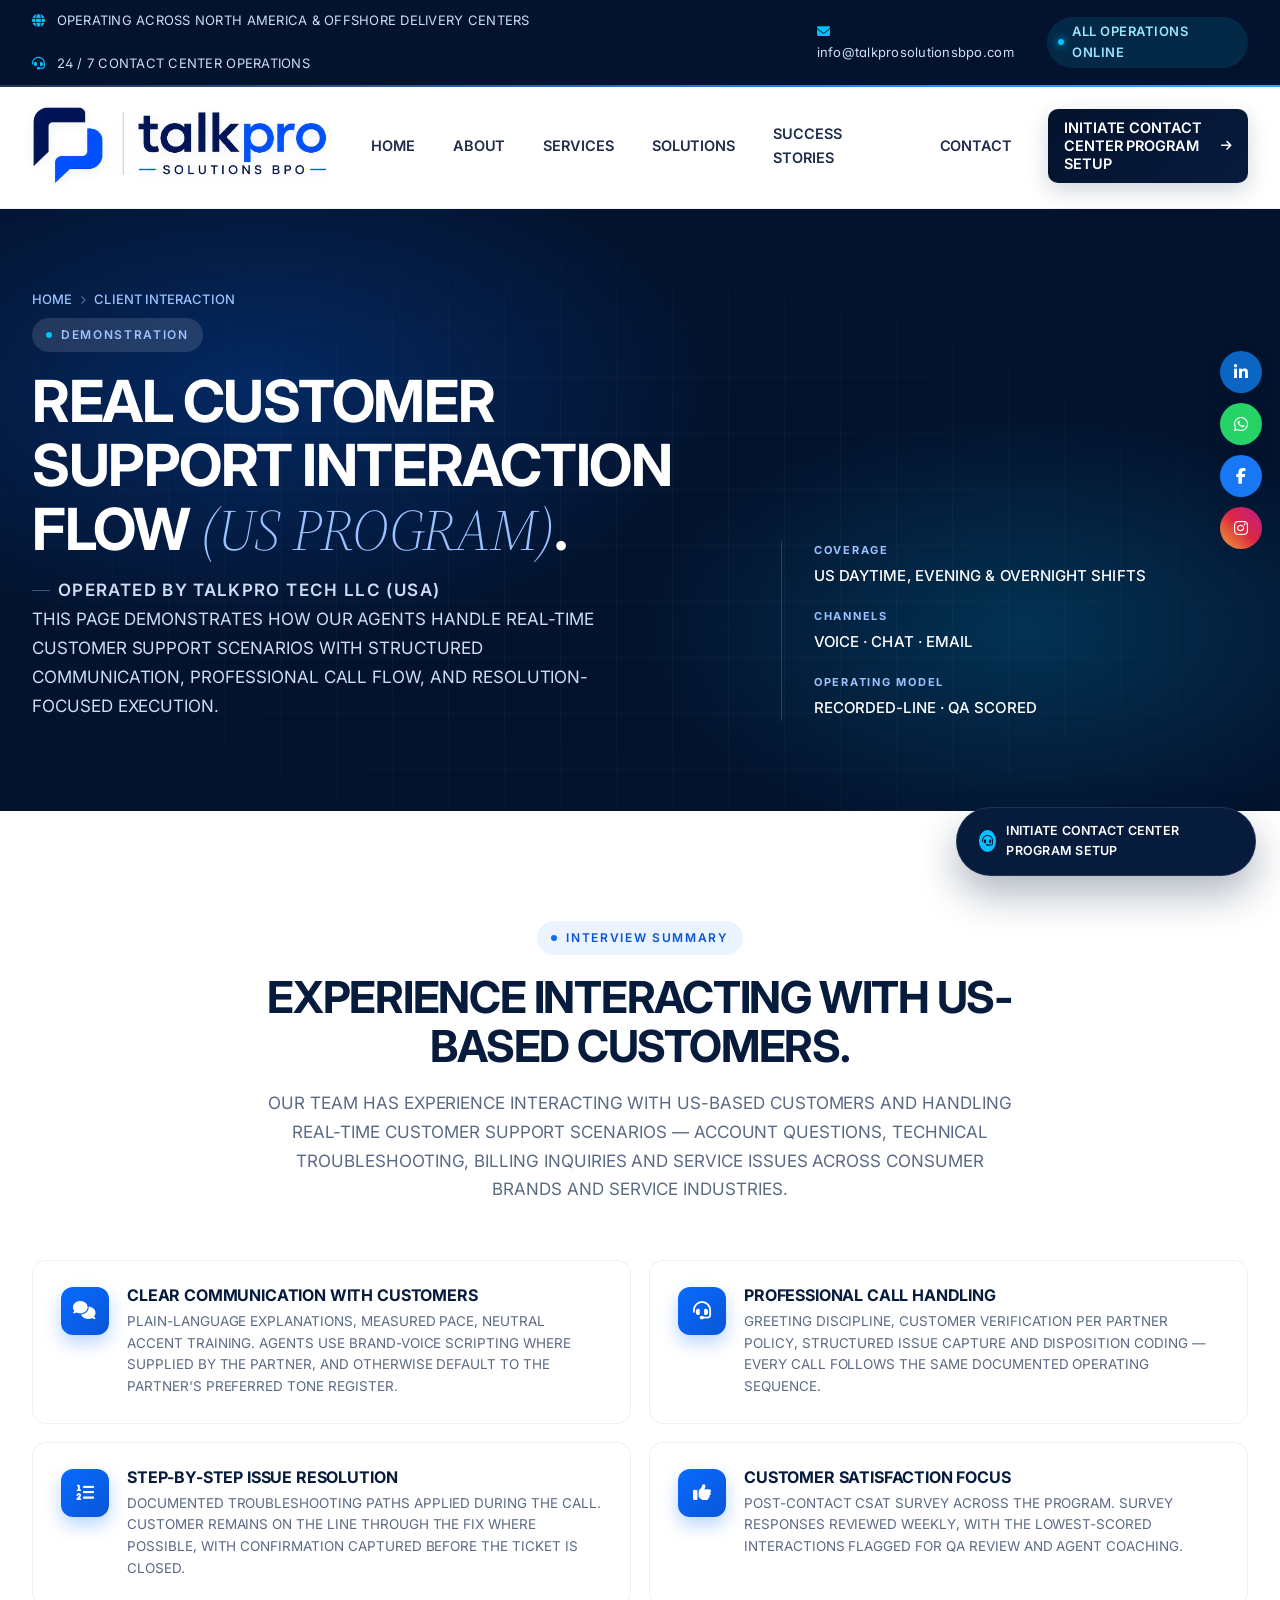
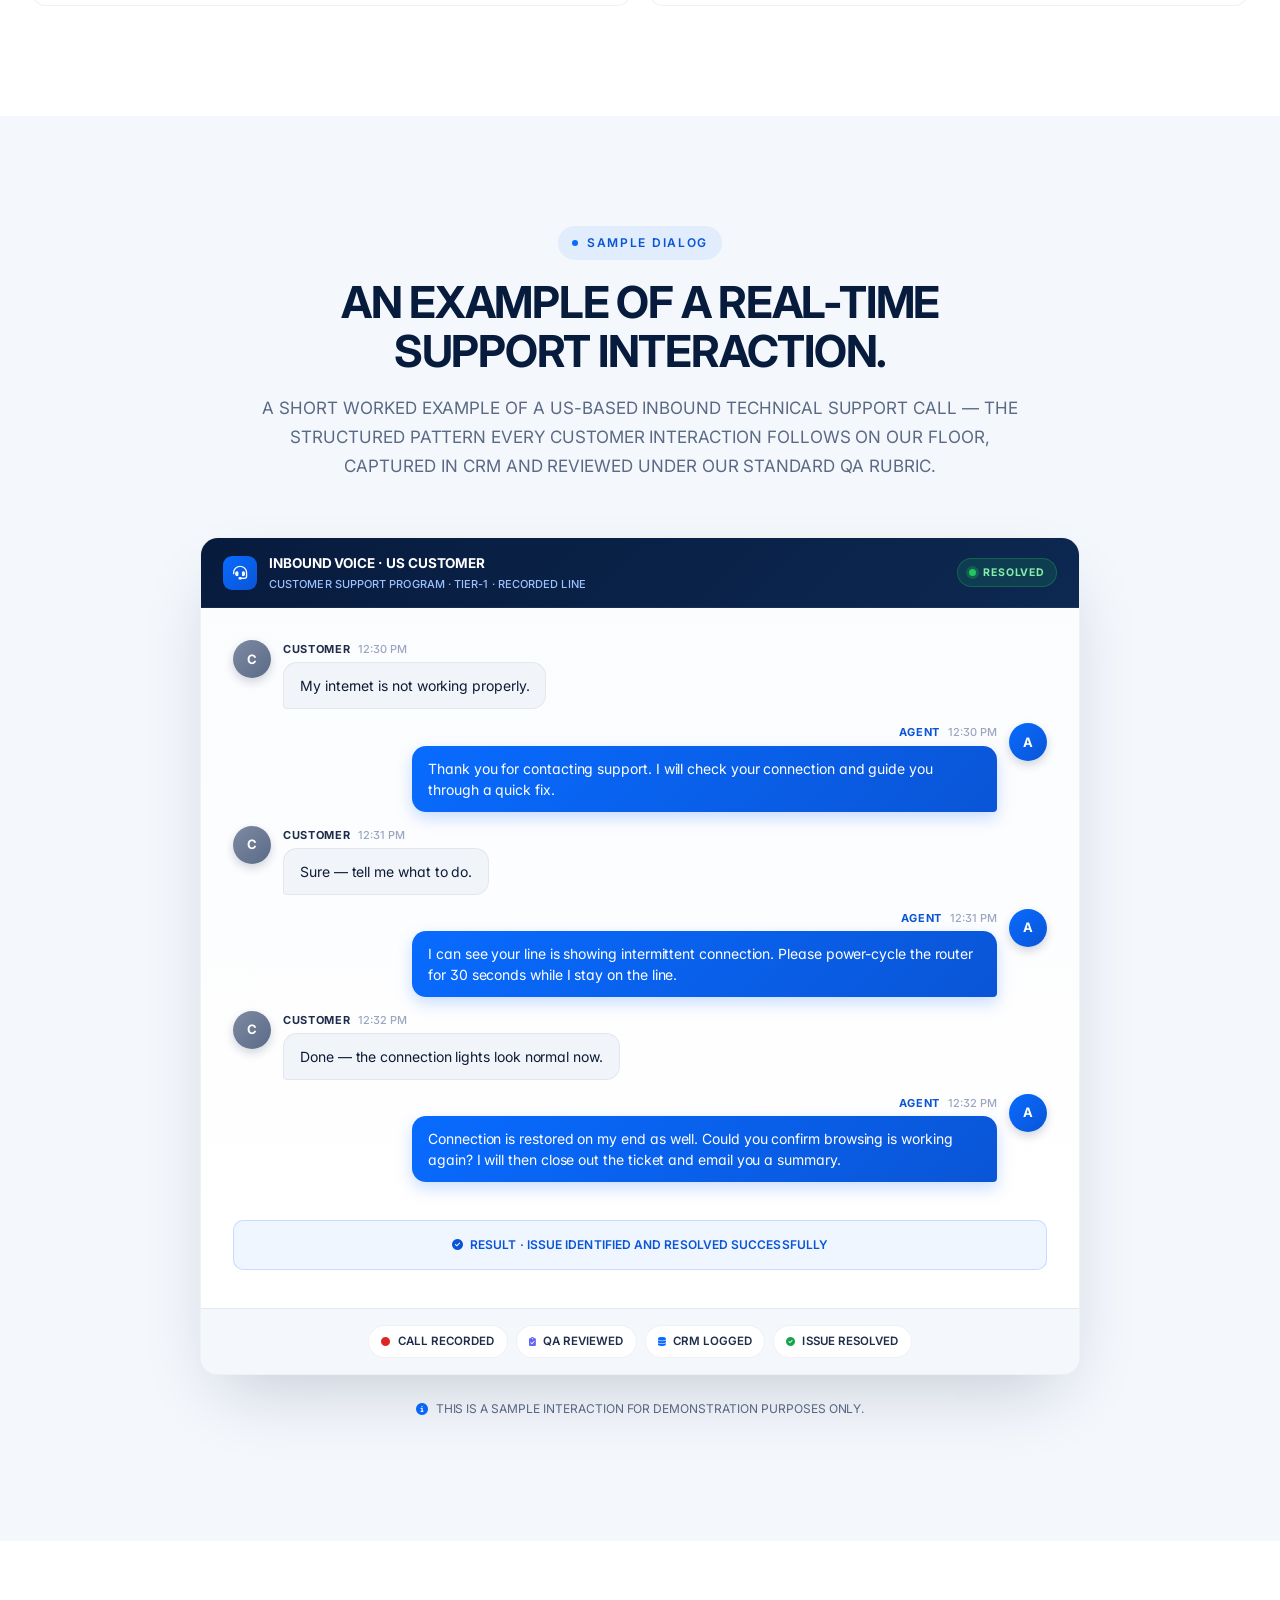
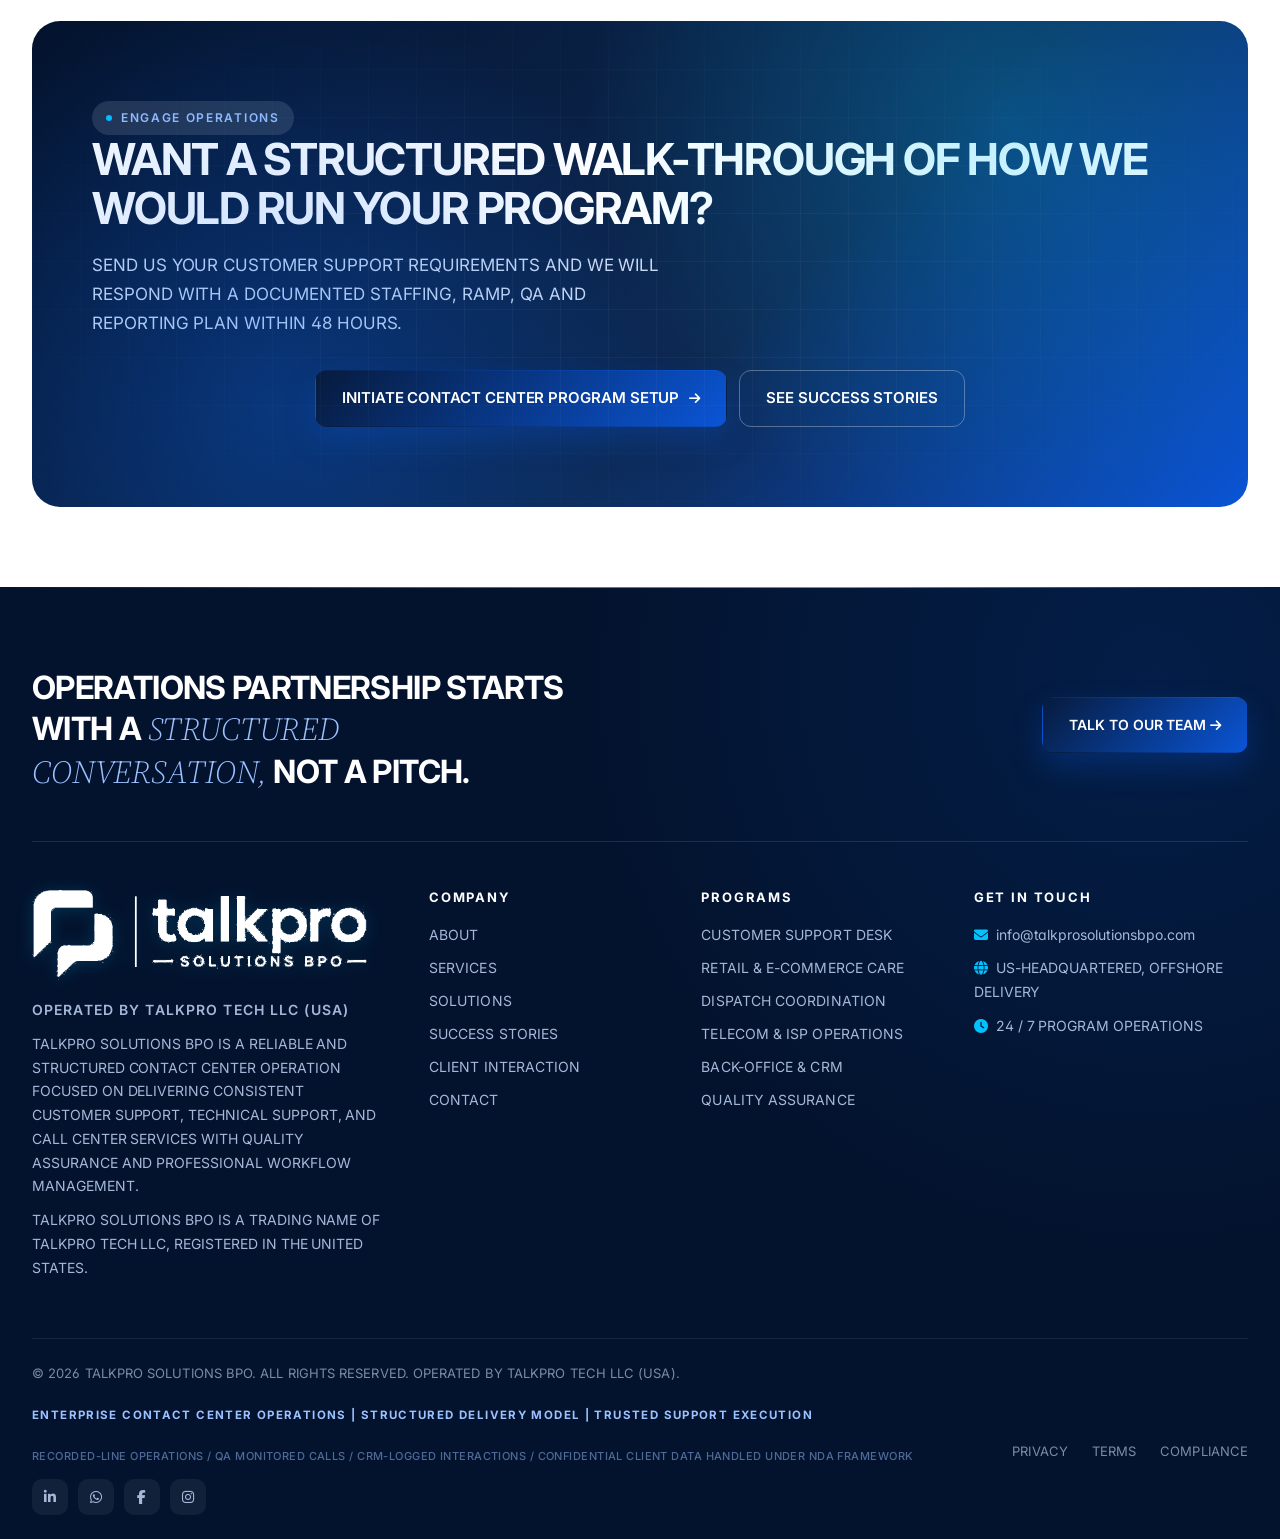
<file: client-interaction.html>
<!DOCTYPE html>
<html lang="en" data-page="client">
<head>
  <meta charset="UTF-8">
  <meta name="viewport" content="width=device-width, initial-scale=1.0, maximum-scale=1.0, user-scalable=no">
  <title>CLIENT INTERACTION | TALKPRO SOLUTIONS BPO</title>
  <meta name="description" content="Sample customer interaction from TalkPro Solutions BPO — delivering structured, QA-driven customer support and technical support operations for North American client programs.">
  <link rel="icon" href="logo.png">
  <link rel="preconnect" href="https://fonts.googleapis.com">
  <link rel="preconnect" href="https://fonts.gstatic.com" crossorigin>
  <link href="https://fonts.googleapis.com/css2?family=Inter:wght@300;400;500;600;700;800&family=Source+Serif+4:ital,opsz,wght@0,8..60,300;0,8..60,400;1,8..60,300;1,8..60,400;1,8..60,500&display=swap" rel="stylesheet">
  <link rel="stylesheet" href="https://cdnjs.cloudflare.com/ajax/libs/font-awesome/6.5.0/css/all.min.css">
  <link rel="stylesheet" href="style.css">
</head>
<body>
  <div class="page-loader"></div>

  <div class="topbar">
    <div class="topbar-inner">
      <div class="topbar-left">
        <span><i class="fa-solid fa-globe"></i> OPERATING ACROSS NORTH AMERICA &amp; OFFSHORE DELIVERY CENTERS</span>
        <span><i class="fa-solid fa-headset"></i> 24 / 7 CONTACT CENTER OPERATIONS</span>
      </div>
      <div class="topbar-right">
        <span><i class="fa-solid fa-envelope"></i> info@talkprosolutionsbpo.com</span>
        <span class="pill">ALL OPERATIONS ONLINE</span>
      </div>
    </div>
  </div>

  <nav class="navbar">
    <div class="navbar-inner">
      <a href="index.html" class="brand"><img src="logo.png" alt="TalkPro Solutions BPO"></a>
      <button class="menu-toggle" aria-label="Open Menu"><span></span><span></span><span></span></button>
      <div class="nav-links">
        <a href="index.html" data-page="home">HOME</a>
        <a href="about.html" data-page="about">ABOUT</a>
        <a href="services.html" data-page="services">SERVICES</a>
        <a href="solutions.html" data-page="solutions">SOLUTIONS</a>
        <a href="success-stories.html" data-page="success">SUCCESS STORIES</a>
        <a href="contact.html" data-page="contact">CONTACT</a>
        <a href="contact.html" class="nav-cta"><span>INITIATE CONTACT CENTER PROGRAM SETUP</span> <i class="fa-solid fa-arrow-right"></i></a>
      </div>
    </div>
  </nav>

  <!-- COLORFUL SOCIAL RAIL -->
  <aside class="side-socials" aria-label="Social links">
    <a href="https://www.linkedin.com/in/talkprosolutions-bpo-aa98663aa/" class="ss s-linkedin" target="_blank" rel="noopener noreferrer" aria-label="LinkedIn" title="LinkedIn"><i class="fa-brands fa-linkedin-in"></i><span>LINKEDIN</span></a>
    <a href="https://wa.me/13854875381" class="ss s-whatsapp" target="_blank" rel="noopener noreferrer" aria-label="WhatsApp" title="WhatsApp"><i class="fa-brands fa-whatsapp"></i><span>WHATSAPP</span></a>
    <a href="https://www.facebook.com/profile.php?id=61584031966083" class="ss s-facebook" target="_blank" rel="noopener noreferrer" aria-label="Facebook" title="Facebook"><i class="fa-brands fa-facebook-f"></i><span>FACEBOOK</span></a>
    <a href="https://www.instagram.com/talkprosolutions/" class="ss s-instagram" target="_blank" rel="noopener noreferrer" aria-label="Instagram" title="Instagram"><i class="fa-brands fa-instagram"></i><span>INSTAGRAM</span></a>
  </aside>

  <main>

    <!-- PAGE HERO -->
    <section class="page-hero">
      <div class="page-hero-inner">
        <div>
          <div class="breadcrumb"><a href="index.html">HOME</a><i class="fa-solid fa-chevron-right"></i><span>CLIENT INTERACTION</span></div>
          <span class="eyebrow light">DEMONSTRATION</span>
          <h1>REAL CUSTOMER SUPPORT INTERACTION FLOW <em>(US PROGRAM)</em>.</h1>
          <p class="legal-line legal-line-light">OPERATED BY TALKPRO TECH LLC (USA)</p>
          <p>THIS PAGE DEMONSTRATES HOW OUR AGENTS HANDLE REAL-TIME CUSTOMER SUPPORT SCENARIOS WITH STRUCTURED COMMUNICATION, PROFESSIONAL CALL FLOW, AND RESOLUTION-FOCUSED EXECUTION.</p>
        </div>
        <div class="page-hero-meta">
          <div><b>COVERAGE</b><span>US DAYTIME, EVENING &amp; OVERNIGHT SHIFTS</span></div>
          <div><b>CHANNELS</b><span>VOICE &middot; CHAT &middot; EMAIL</span></div>
          <div><b>OPERATING MODEL</b><span>RECORDED-LINE &middot; QA SCORED</span></div>
        </div>
      </div>
    </section>

    <!-- INTERVIEW SUMMARY -->
    <section class="section">
      <div class="section-inner">
        <div class="section-head reveal">
          <span class="eyebrow">INTERVIEW SUMMARY</span>
          <h2>EXPERIENCE INTERACTING WITH US-BASED CUSTOMERS.</h2>
          <p>OUR TEAM HAS EXPERIENCE INTERACTING WITH US-BASED CUSTOMERS AND HANDLING REAL-TIME CUSTOMER SUPPORT SCENARIOS &mdash; ACCOUNT QUESTIONS, TECHNICAL TROUBLESHOOTING, BILLING INQUIRIES AND SERVICE ISSUES ACROSS CONSUMER BRANDS AND SERVICE INDUSTRIES.</p>
        </div>

        <div class="key-points reveal">
          <div class="kp">
            <div class="kp-icon"><i class="fa-solid fa-comments"></i></div>
            <div>
              <h4>CLEAR COMMUNICATION WITH CUSTOMERS</h4>
              <p>PLAIN-LANGUAGE EXPLANATIONS, MEASURED PACE, NEUTRAL ACCENT TRAINING. AGENTS USE BRAND-VOICE SCRIPTING WHERE SUPPLIED BY THE PARTNER, AND OTHERWISE DEFAULT TO THE PARTNER'S PREFERRED TONE REGISTER.</p>
            </div>
          </div>
          <div class="kp">
            <div class="kp-icon"><i class="fa-solid fa-headset"></i></div>
            <div>
              <h4>PROFESSIONAL CALL HANDLING</h4>
              <p>GREETING DISCIPLINE, CUSTOMER VERIFICATION PER PARTNER POLICY, STRUCTURED ISSUE CAPTURE AND DISPOSITION CODING &mdash; EVERY CALL FOLLOWS THE SAME DOCUMENTED OPERATING SEQUENCE.</p>
            </div>
          </div>
          <div class="kp">
            <div class="kp-icon"><i class="fa-solid fa-list-ol"></i></div>
            <div>
              <h4>STEP-BY-STEP ISSUE RESOLUTION</h4>
              <p>DOCUMENTED TROUBLESHOOTING PATHS APPLIED DURING THE CALL. CUSTOMER REMAINS ON THE LINE THROUGH THE FIX WHERE POSSIBLE, WITH CONFIRMATION CAPTURED BEFORE THE TICKET IS CLOSED.</p>
            </div>
          </div>
          <div class="kp">
            <div class="kp-icon"><i class="fa-solid fa-thumbs-up"></i></div>
            <div>
              <h4>CUSTOMER SATISFACTION FOCUS</h4>
              <p>POST-CONTACT CSAT SURVEY ACROSS THE PROGRAM. SURVEY RESPONSES REVIEWED WEEKLY, WITH THE LOWEST-SCORED INTERACTIONS FLAGGED FOR QA REVIEW AND AGENT COACHING.</p>
            </div>
          </div>
        </div>
      </div>
    </section>

    <!-- SAMPLE DIALOG -->
    <section class="section soft">
      <div class="section-inner">
        <div class="section-head reveal">
          <span class="eyebrow">SAMPLE DIALOG</span>
          <h2>AN EXAMPLE OF A REAL-TIME SUPPORT INTERACTION.</h2>
          <p>A SHORT WORKED EXAMPLE OF A US-BASED INBOUND TECHNICAL SUPPORT CALL &mdash; THE STRUCTURED PATTERN EVERY CUSTOMER INTERACTION FOLLOWS ON OUR FLOOR, CAPTURED IN CRM AND REVIEWED UNDER OUR STANDARD QA RUBRIC.</p>
        </div>

        <div class="interaction-frame reveal">
          <!-- Top bar -->
          <div class="interaction-bar">
            <div class="ib-left">
              <div class="ib-icon"><i class="fa-solid fa-headset"></i></div>
              <div>
                <span class="ib-title">INBOUND VOICE &middot; US CUSTOMER</span>
                <span class="ib-meta">CUSTOMER SUPPORT PROGRAM &middot; TIER-1 &middot; RECORDED LINE</span>
              </div>
            </div>
            <div class="ib-status">RESOLVED</div>
          </div>

          <!-- Chat flow -->
          <div class="interaction-body">
            <div class="bubble customer">
              <div class="b-av">C</div>
              <div class="b-content">
                <span class="b-name">CUSTOMER <span class="time">12:30 PM</span></span>
                <div class="b-text">My internet is not working properly.</div>
              </div>
            </div>

            <div class="bubble agent">
              <div class="b-av">A</div>
              <div class="b-content">
                <span class="b-name">AGENT <span class="time">12:30 PM</span></span>
                <div class="b-text">Thank you for contacting support. I will check your connection and guide you through a quick fix.</div>
              </div>
            </div>

            <div class="bubble customer">
              <div class="b-av">C</div>
              <div class="b-content">
                <span class="b-name">CUSTOMER <span class="time">12:31 PM</span></span>
                <div class="b-text">Sure &mdash; tell me what to do.</div>
              </div>
            </div>

            <div class="bubble agent">
              <div class="b-av">A</div>
              <div class="b-content">
                <span class="b-name">AGENT <span class="time">12:31 PM</span></span>
                <div class="b-text">I can see your line is showing intermittent connection. Please power-cycle the router for 30 seconds while I stay on the line.</div>
              </div>
            </div>

            <div class="bubble customer">
              <div class="b-av">C</div>
              <div class="b-content">
                <span class="b-name">CUSTOMER <span class="time">12:32 PM</span></span>
                <div class="b-text">Done &mdash; the connection lights look normal now.</div>
              </div>
            </div>

            <div class="bubble agent">
              <div class="b-av">A</div>
              <div class="b-content">
                <span class="b-name">AGENT <span class="time">12:32 PM</span></span>
                <div class="b-text">Connection is restored on my end as well. Could you confirm browsing is working again? I will then close out the ticket and email you a summary.</div>
              </div>
            </div>

            <!-- Result strip -->
            <div class="resolution-flow" style="border-color:rgba(8,107,255,.18);background:rgba(8,107,255,.06)">
              <span class="step" style="color:var(--blue-700)"><i class="fa-solid fa-check-circle"></i> RESULT &middot; ISSUE IDENTIFIED AND RESOLVED SUCCESSFULLY</span>
            </div>
          </div>

          <!-- Operating tags -->
          <div class="interaction-tags">
            <span class="rec"><i class="fa-solid fa-circle"></i> CALL RECORDED</span>
            <span class="qa"><i class="fa-solid fa-clipboard-check"></i> QA REVIEWED</span>
            <span><i class="fa-solid fa-database"></i> CRM LOGGED</span>
            <span class="ok"><i class="fa-solid fa-circle-check"></i> ISSUE RESOLVED</span>
          </div>
        </div>

        <p class="interaction-disclaimer">
          <i class="fa-solid fa-circle-info"></i>
          THIS IS A SAMPLE INTERACTION FOR DEMONSTRATION PURPOSES ONLY.
        </p>
      </div>
    </section>

    <!-- BOTTOM CTA -->
    <section class="section tight">
      <div class="section-inner">
        <div class="cta-panel reveal">
          <span class="eyebrow light">ENGAGE OPERATIONS</span>
          <h2>WANT A STRUCTURED WALK-THROUGH OF HOW WE WOULD RUN YOUR PROGRAM?</h2>
          <p>SEND US YOUR CUSTOMER SUPPORT REQUIREMENTS AND WE WILL RESPOND WITH A DOCUMENTED STAFFING, RAMP, QA AND REPORTING PLAN WITHIN 48 HOURS.</p>
          <div style="display:flex;gap:12px;flex-wrap:wrap;justify-content:center;margin-top:24px">
            <a href="contact.html" class="btn primary">INITIATE CONTACT CENTER PROGRAM SETUP <i class="fa-solid fa-arrow-right"></i></a>
            <a href="success-stories.html" class="btn ghost"><span>SEE SUCCESS STORIES</span></a>
          </div>
        </div>
      </div>
    </section>

  </main>

  <footer class="footer">
    <div class="footer-inner">
      <div class="footer-cta">
        <h3>OPERATIONS PARTNERSHIP STARTS WITH A <em>STRUCTURED CONVERSATION,</em> NOT A PITCH.</h3>
        <a href="contact.html" class="btn primary">TALK TO OUR TEAM <i class="fa-solid fa-arrow-right"></i></a>
      </div>
      <div class="footer-grid">
        <div>
          <img src="logo.png" alt="TalkPro Solutions BPO" class="footer-logo">
          <p class="legal-line">OPERATED BY TALKPRO TECH LLC (USA)</p>
          <p>TALKPRO SOLUTIONS BPO IS A RELIABLE AND STRUCTURED CONTACT CENTER OPERATION FOCUSED ON DELIVERING CONSISTENT CUSTOMER SUPPORT, TECHNICAL SUPPORT, AND CALL CENTER SERVICES WITH QUALITY ASSURANCE AND PROFESSIONAL WORKFLOW MANAGEMENT.</p>
          <p class="legal">TALKPRO SOLUTIONS BPO IS A TRADING NAME OF TALKPRO TECH LLC, REGISTERED IN THE UNITED STATES.</p>
        </div>
        <div>
          <h4>COMPANY</h4>
          <a href="about.html">ABOUT</a>
          <a href="services.html">SERVICES</a>
          <a href="solutions.html">SOLUTIONS</a>
          <a href="success-stories.html">SUCCESS STORIES</a>
          <a href="client-interaction.html">CLIENT INTERACTION</a>
          <a href="contact.html">CONTACT</a>
        </div>
        <div>
          <h4>PROGRAMS</h4>
          <a href="services.html">CUSTOMER SUPPORT DESK</a>
          <a href="services.html">RETAIL &amp; E-COMMERCE CARE</a>
          <a href="services.html">DISPATCH COORDINATION</a>
          <a href="services.html">TELECOM &amp; ISP OPERATIONS</a>
          <a href="services.html">BACK-OFFICE &amp; CRM</a>
          <a href="services.html">QUALITY ASSURANCE</a>
        </div>
        <div>
          <h4>GET IN TOUCH</h4>
          <p><i class="fa-solid fa-envelope" style="color:var(--cyan-500);margin-right:8px"></i>info@talkprosolutionsbpo.com</p>
          <p><i class="fa-solid fa-globe" style="color:var(--cyan-500);margin-right:8px"></i>US-HEADQUARTERED, OFFSHORE DELIVERY</p>
          <p><i class="fa-solid fa-clock" style="color:var(--cyan-500);margin-right:8px"></i>24 / 7 PROGRAM OPERATIONS</p>
        </div>
      </div>
      <div class="footer-bottom">
        <span>&copy; 2026 TALKPRO SOLUTIONS BPO. ALL RIGHTS RESERVED. OPERATED BY TALKPRO TECH LLC (USA).</span>
          <span class="footer-promise-line">ENTERPRISE CONTACT CENTER OPERATIONS | STRUCTURED DELIVERY MODEL | TRUSTED SUPPORT EXECUTION</span>
          <span class="footer-trust-line">RECORDED-LINE OPERATIONS / QA MONITORED CALLS / CRM-LOGGED INTERACTIONS / CONFIDENTIAL CLIENT DATA HANDLED UNDER NDA FRAMEWORK</span>
        <div class="footer-bottom-links">
          <span>PRIVACY</span>
          <span>TERMS</span>
          <span>COMPLIANCE</span>
        </div>
        <div class="footer-socials">
          <a href="https://www.linkedin.com/in/talkprosolutions-bpo-aa98663aa/" target="_blank" rel="noopener noreferrer" aria-label="LinkedIn"><i class="fa-brands fa-linkedin-in"></i></a>
          <a href="https://wa.me/13854875381" target="_blank" rel="noopener noreferrer" aria-label="WhatsApp"><i class="fa-brands fa-whatsapp"></i></a>
          <a href="https://www.facebook.com/profile.php?id=61584031966083" target="_blank" rel="noopener noreferrer" aria-label="Facebook"><i class="fa-brands fa-facebook-f"></i></a>
          <a href="https://www.instagram.com/talkprosolutions/" target="_blank" rel="noopener noreferrer" aria-label="Instagram"><i class="fa-brands fa-instagram"></i></a>
        </div>
      </div>
    </div>
  </footer>

  <a href="contact.html" class="floating-contact"><i class="fa-solid fa-headset"></i> INITIATE CONTACT CENTER PROGRAM SETUP</a>
  <script src="script.js"></script>
</body>
</html>
</file>
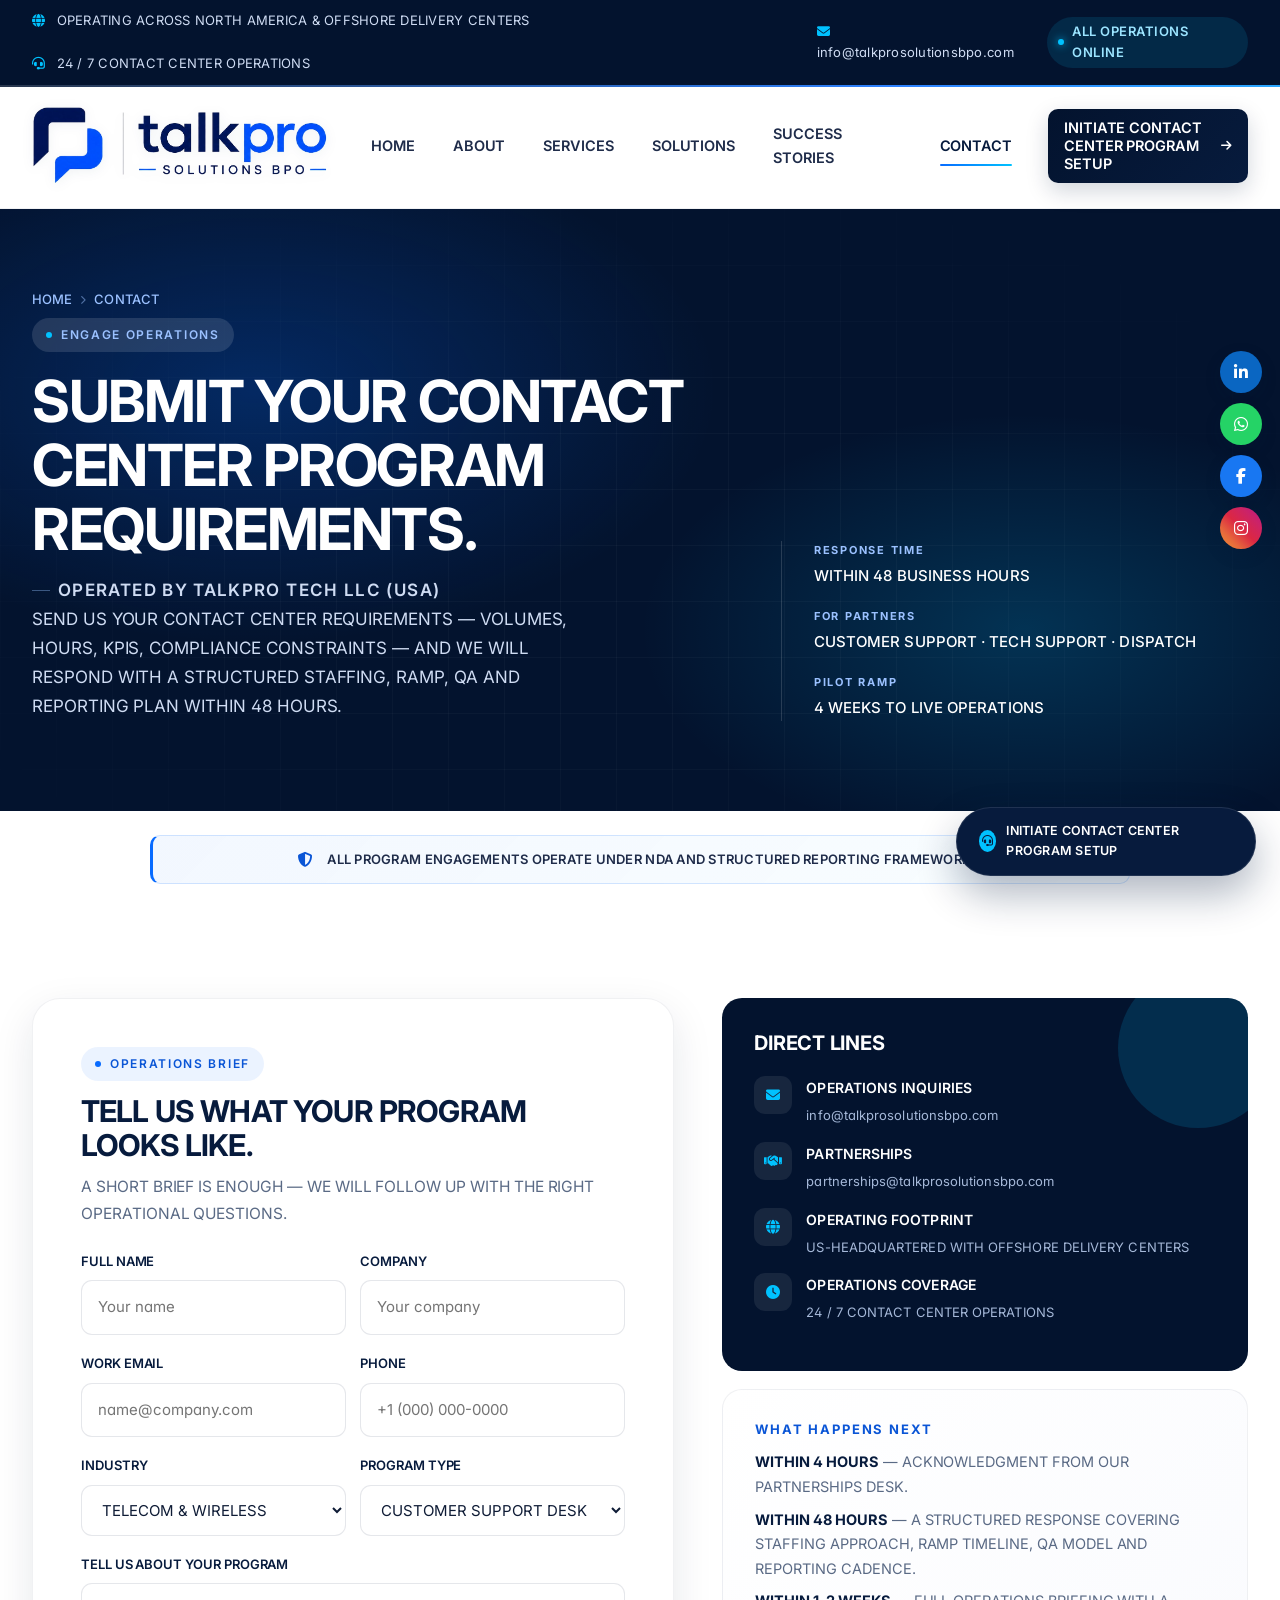
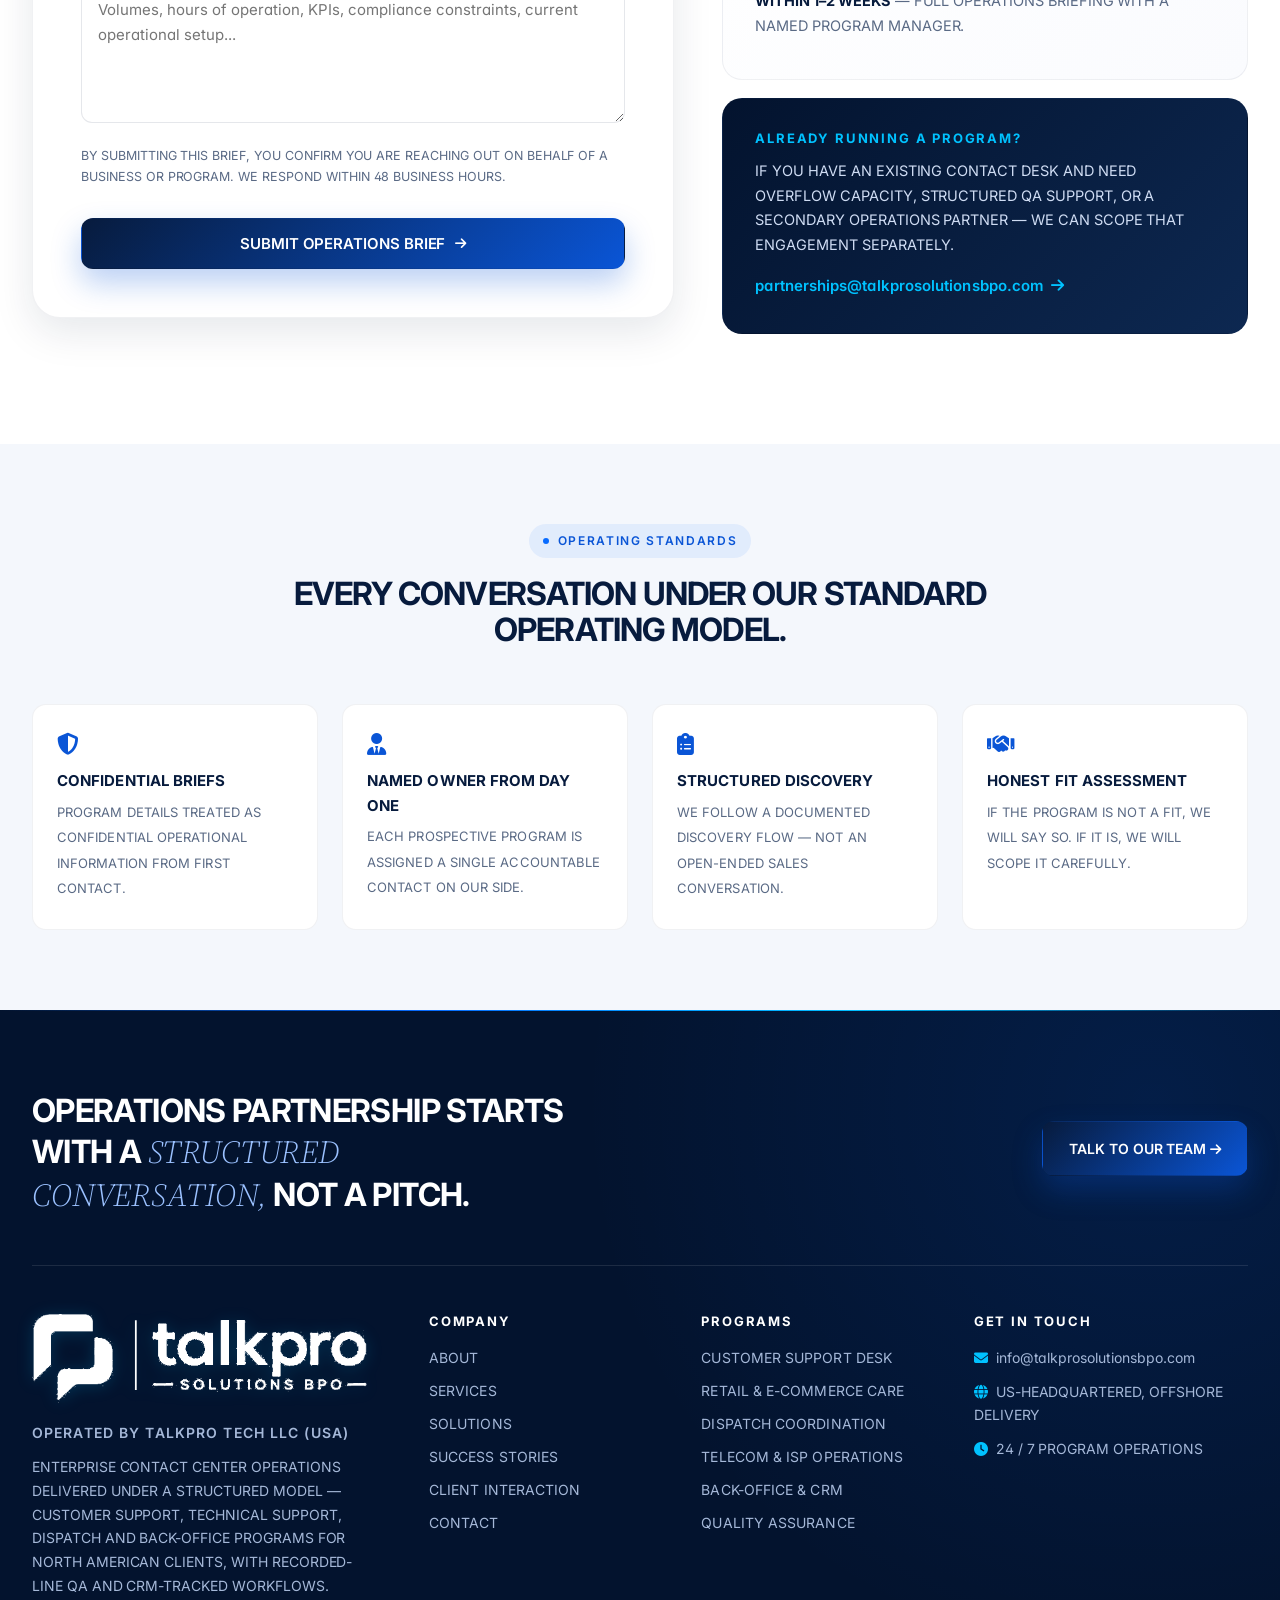
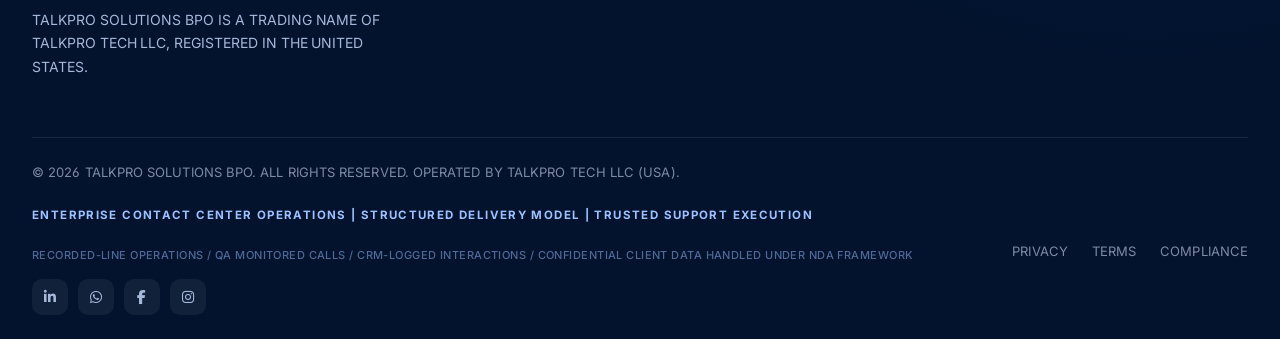
<file: contact.html>
<!DOCTYPE html>
<html lang="en" data-page="contact">
<head>
  <meta charset="UTF-8">
 <meta name="viewport" content="width=device-width, initial-scale=1.0, maximum-scale=1.0, user-scalable=no">
  <title>CONTACT | TALKPRO SOLUTIONS BPO</title>
  <meta name="description" content="Engage TalkPro Solutions BPO — delivering structured, QA-driven customer support and technical support operations for North American client programs.">
  <link rel="icon" href="logo.png">
  <link rel="preconnect" href="https://fonts.googleapis.com">
  <link rel="preconnect" href="https://fonts.gstatic.com" crossorigin>
  <link href="https://fonts.googleapis.com/css2?family=Inter:wght@300;400;500;600;700;800&family=Source+Serif+4:ital,opsz,wght@0,8..60,300;0,8..60,400;1,8..60,300;1,8..60,400;1,8..60,500&display=swap" rel="stylesheet">
  <link rel="stylesheet" href="https://cdnjs.cloudflare.com/ajax/libs/font-awesome/6.5.0/css/all.min.css">
  <link rel="stylesheet" href="style.css">
</head>
<body>
  <div class="page-loader"></div>

  <div class="topbar">
    <div class="topbar-inner">
      <div class="topbar-left">
        <span><i class="fa-solid fa-globe"></i> OPERATING ACROSS NORTH AMERICA &amp; OFFSHORE DELIVERY CENTERS</span>
        <span><i class="fa-solid fa-headset"></i> 24 / 7 CONTACT CENTER OPERATIONS</span>
      </div>
      <div class="topbar-right">
        <span><i class="fa-solid fa-envelope"></i> info@talkprosolutionsbpo.com</span>
        <span class="pill">ALL OPERATIONS ONLINE</span>
      </div>
    </div>
  </div>

  <nav class="navbar">
    <div class="navbar-inner">
      <a href="index.html" class="brand"><img src="logo.png" alt="TalkPro Solutions BPO"></a>
      <button class="menu-toggle" aria-label="Open Menu"><span></span><span></span><span></span></button>
      <div class="nav-links">
        <a href="index.html" data-page="home">HOME</a>
        <a href="about.html" data-page="about">ABOUT</a>
        <a href="services.html" data-page="services">SERVICES</a>
        <a href="solutions.html" data-page="solutions">SOLUTIONS</a>
        <a href="success-stories.html" data-page="success">SUCCESS STORIES</a>
        <a href="contact.html" data-page="contact">CONTACT</a>
        <a href="contact.html" class="nav-cta"><span>INITIATE CONTACT CENTER PROGRAM SETUP</span> <i class="fa-solid fa-arrow-right"></i></a>
      </div>
    </div>
  </nav>


  <!-- COLORFUL SOCIAL RAIL (right edge, fixed) -->
  <aside class="side-socials" aria-label="Social links">
    <a href="https://www.linkedin.com/in/talkprosolutions-bpo-aa98663aa/" class="ss s-linkedin" target="_blank" rel="noopener noreferrer" aria-label="LinkedIn" title="LinkedIn"><i class="fa-brands fa-linkedin-in"></i><span>LINKEDIN</span></a>
    <a href="https://wa.me/13854875381" class="ss s-whatsapp" target="_blank" rel="noopener noreferrer" aria-label="WhatsApp" title="WhatsApp"><i class="fa-brands fa-whatsapp"></i><span>WHATSAPP</span></a>
    <a href="https://www.facebook.com/profile.php?id=61584031966083" class="ss s-facebook" target="_blank" rel="noopener noreferrer" aria-label="Facebook" title="Facebook"><i class="fa-brands fa-facebook-f"></i><span>FACEBOOK</span></a>
    <a href="https://www.instagram.com/talkprosolutions/" class="ss s-instagram" target="_blank" rel="noopener noreferrer" aria-label="Instagram" title="Instagram"><i class="fa-brands fa-instagram"></i><span>INSTAGRAM</span></a>
  </aside>

  <main>
    <!-- PAGE HERO -->
    <section class="page-hero">
      <div class="page-hero-inner">
        <div>
          <div class="breadcrumb"><a href="index.html">HOME</a><i class="fa-solid fa-chevron-right"></i><span>CONTACT</span></div>
          <span class="eyebrow light">ENGAGE OPERATIONS</span>
          <h1>SUBMIT YOUR CONTACT CENTER PROGRAM REQUIREMENTS.</h1>
          <p class="legal-line legal-line-light">OPERATED BY TALKPRO TECH LLC (USA)</p>
          <p>SEND US YOUR CONTACT CENTER REQUIREMENTS &mdash; VOLUMES, HOURS, KPIS, COMPLIANCE CONSTRAINTS &mdash; AND WE WILL RESPOND WITH A STRUCTURED STAFFING, RAMP, QA AND REPORTING PLAN WITHIN 48 HOURS.</p>
        </div>
        <div class="page-hero-meta">
          <div><b>RESPONSE TIME</b><span>WITHIN 48 BUSINESS HOURS</span></div>
          <div><b>FOR PARTNERS</b><span>CUSTOMER SUPPORT · TECH SUPPORT · DISPATCH</span></div>
          <div><b>PILOT RAMP</b><span>4 WEEKS TO LIVE OPERATIONS</span></div>
        </div>
      </div>
    </section>

    <!-- TRUST BANNER -->
    <section class="trust-banner-section">
      <div class="section-inner">
        <div class="trust-banner reveal">
          <i class="fa-solid fa-shield-halved"></i>
          <span>ALL PROGRAM ENGAGEMENTS OPERATE UNDER NDA AND STRUCTURED REPORTING FRAMEWORKS.</span>
        </div>
      </div>
    </section>

    <!-- CONTACT GRID -->
    <section class="section">
      <div class="section-inner">
        <div class="contact-grid">
          <!-- FORM -->
          <div class="contact-form reveal fade-left">
            <span class="eyebrow">OPERATIONS BRIEF</span>
            <h2 style="margin-top:14px;font-size:30px">TELL US WHAT YOUR PROGRAM LOOKS LIKE.</h2>
            <p style="margin-bottom:24px">A SHORT BRIEF IS ENOUGH &mdash; WE WILL FOLLOW UP WITH THE RIGHT OPERATIONAL QUESTIONS.</p>

           <form id="contactForm">
  <div class="form-row">
    <label>
      <span class="label-text">FULL NAME</span>
      <input type="text" id="name" placeholder="Your name" required>
    </label>
    <label>
      <span class="label-text">COMPANY</span>
      <input type="text" id="company" placeholder="Your company" required>
    </label>
  </div>

  <div class="form-row">
    <label>
      <span class="label-text">WORK EMAIL</span>
      <input type="email" id="email" placeholder="name@company.com" required>
    </label>
    <label>
      <span class="label-text">PHONE</span>
      <input type="tel" id="phone" placeholder="+1 (000) 000-0000">
    </label>
  </div>

  <div class="form-row">
    <label>
      <span class="label-text">INDUSTRY</span>
      <select id="industry">
        <option>TELECOM &amp; WIRELESS</option>
        <option>INTERNET SERVICE PROVIDER</option>
        <option>DISPATCH &amp; FIELD SERVICE</option>
        <option>ENERGY &amp; UTILITIES</option>
        <option>HOME &amp; CONSUMER SERVICES</option>
        <option>CUSTOMER SUPPORT PROGRAM</option>
        <option>OTHER</option>
      </select>
    </label>
    <label>
      <span class="label-text">PROGRAM TYPE</span>
      <select id="program">
        <option>CUSTOMER SUPPORT DESK</option>
        <option>TELECOM / ISP OPERATIONS</option>
        <option>DISPATCH &amp; COORDINATION</option>
        <option>OUTBOUND &amp; RETENTION</option>
        <option>BACK-OFFICE &amp; CRM</option>
        <option>QUALITY ASSURANCE</option>
      </select>
    </label>
  </div>

  <label>
    <span class="label-text">TELL US ABOUT YOUR PROGRAM</span>
    <textarea id="message" placeholder="Volumes, hours of operation, KPIs, compliance constraints, current operational setup..."></textarea>
  </label>
  
  <p class="form-note">BY SUBMITTING THIS BRIEF, YOU CONFIRM YOU ARE REACHING OUT ON BEHALF OF A BUSINESS OR PROGRAM. WE RESPOND WITHIN 48 BUSINESS HOURS.</p>
  
  <button type="submit" class="btn primary">SUBMIT OPERATIONS BRIEF <i class="fa-solid fa-arrow-right"></i></button>
</form>

<script>
  document.getElementById('contactForm').addEventListener('submit', function(e) {
    e.preventDefault(); 

    const name = document.getElementById('name').value;
    const company = document.getElementById('company').value;
    const email = document.getElementById('email').value;
    const phone = document.getElementById('phone').value;
    const industry = document.getElementById('industry').value;
    const program = document.getElementById('program').value;
    const message = document.getElementById('message').value;

    const recipient = "info@talkprosolutionsbpo.com";
    const subject = "New Operations Brief: " + name + " (" + company + ")";
    
    const bodyText = `Full Name: ${name}
Company: ${company}
Work Email: ${email}
Phone: ${phone}
Industry: ${industry}
Program Type: ${program}

About Program:
${message}`;

    const isMobile = /iPhone|iPad|iPod|Android/i.test(navigator.userAgent);

    if (isMobile) {
      const mailtoUrl = `mailto:${recipient}?subject=${encodeURIComponent(subject)}&body=${encodeURIComponent(bodyText)}`;
      window.location.href = mailtoUrl;
    } else {
      const gmailUrl = `https://mail.google.com/mail/?view=cm&fs=1&to=${recipient}&su=${encodeURIComponent(subject)}&body=${encodeURIComponent(bodyText)}`;
      window.open(gmailUrl, '_blank');
    }
  });
</script>
          </div>

          <!-- SIDEBAR -->
          <div class="contact-info reveal fade-right">
            <div class="contact-card">
              <h3>DIRECT LINES</h3>
              <div class="info-line">
                <i class="fa-solid fa-envelope"></i>
                <div>
                  <b>OPERATIONS INQUIRIES</b>
                  <a href="mailto:info@talkprosolutionsbpo.com">info@talkprosolutionsbpo.com</a>
                </div>
              </div>
              <div class="info-line">
                <i class="fa-solid fa-handshake"></i>
                <div>
                  <b>PARTNERSHIPS</b>
                  <a href="mailto:partnerships@talkprosolutionsbpo.com">partnerships@talkprosolutionsbpo.com</a>
                </div>
              </div>
              <div class="info-line">
                <i class="fa-solid fa-globe"></i>
                <div>
                  <b>OPERATING FOOTPRINT</b>
                  <span>US-HEADQUARTERED WITH OFFSHORE DELIVERY CENTERS</span>
                </div>
              </div>
              <div class="info-line">
                <i class="fa-solid fa-clock"></i>
                <div>
                  <b>OPERATIONS COVERAGE</b>
                  <span>24 / 7 CONTACT CENTER OPERATIONS</span>
                </div>
              </div>
            </div>

            <div class="contact-side-card">
              <h4>WHAT HAPPENS NEXT</h4>
              <p><b style="color:var(--navy-800)">WITHIN 4 HOURS</b> &mdash; ACKNOWLEDGMENT FROM OUR PARTNERSHIPS DESK.</p>
              <p><b style="color:var(--navy-800)">WITHIN 48 HOURS</b> &mdash; A STRUCTURED RESPONSE COVERING STAFFING APPROACH, RAMP TIMELINE, QA MODEL AND REPORTING CADENCE.</p>
              <p><b style="color:var(--navy-800)">WITHIN 1&ndash;2 WEEKS</b> &mdash; FULL OPERATIONS BRIEFING WITH A NAMED PROGRAM MANAGER.</p>
            </div>

            <div class="contact-side-card" style="background:linear-gradient(135deg,var(--navy-900),var(--navy-700));color:#cfdcf3;border-color:transparent">
              <h4 style="color:var(--cyan-500)">ALREADY RUNNING A PROGRAM?</h4>
              <p style="color:#cfdcf3">IF YOU HAVE AN EXISTING CONTACT DESK AND NEED OVERFLOW CAPACITY, STRUCTURED QA SUPPORT, OR A SECONDARY OPERATIONS PARTNER &mdash; WE CAN SCOPE THAT ENGAGEMENT SEPARATELY.</p>
              <a href="mailto:partnerships@talkprosolutionsbpo.com" class="text-link" style="color:var(--cyan-500);margin-top:8px">partnerships@talkprosolutionsbpo.com <i class="fa-solid fa-arrow-right"></i></a>
            </div>
          </div>
        </div>
      </div>
    </section>

    <!-- TRUST FOOTER STRIP -->
    <section class="section tight soft">
      <div class="section-inner">
        <div class="section-head reveal">
          <span class="eyebrow">OPERATING STANDARDS</span>
          <h2 style="font-size:32px">EVERY CONVERSATION UNDER OUR STANDARD OPERATING MODEL.</h2>
        </div>
        <div class="capability-row">
          <div class="capability reveal"><i class="fa-solid fa-shield-halved"></i><b>CONFIDENTIAL BRIEFS</b><span>PROGRAM DETAILS TREATED AS CONFIDENTIAL OPERATIONAL INFORMATION FROM FIRST CONTACT.</span></div>
          <div class="capability reveal delay-1"><i class="fa-solid fa-user-tie"></i><b>NAMED OWNER FROM DAY ONE</b><span>EACH PROSPECTIVE PROGRAM IS ASSIGNED A SINGLE ACCOUNTABLE CONTACT ON OUR SIDE.</span></div>
          <div class="capability reveal delay-2"><i class="fa-solid fa-clipboard-list"></i><b>STRUCTURED DISCOVERY</b><span>WE FOLLOW A DOCUMENTED DISCOVERY FLOW &mdash; NOT AN OPEN-ENDED SALES CONVERSATION.</span></div>
          <div class="capability reveal delay-3"><i class="fa-solid fa-handshake"></i><b>HONEST FIT ASSESSMENT</b><span>IF THE PROGRAM IS NOT A FIT, WE WILL SAY SO. IF IT IS, WE WILL SCOPE IT CAREFULLY.</span></div>
        </div>
      </div>
    </section>
  </main>

  <footer class="footer">
    <div class="footer-inner">
      <div class="footer-cta">
        <h3>OPERATIONS PARTNERSHIP STARTS WITH A <em>STRUCTURED CONVERSATION,</em> NOT A PITCH.</h3>
        <a href="contact.html" class="btn primary">TALK TO OUR TEAM <i class="fa-solid fa-arrow-right"></i></a>
      </div>
      <div class="footer-grid">
        <div>
          <img src="logo.png" alt="TalkPro Solutions BPO" class="footer-logo">
          <p class="legal-line">OPERATED BY TALKPRO TECH LLC (USA)</p>
          <p>ENTERPRISE CONTACT CENTER OPERATIONS DELIVERED UNDER A STRUCTURED MODEL &mdash; CUSTOMER SUPPORT, TECHNICAL SUPPORT, DISPATCH AND BACK-OFFICE PROGRAMS FOR NORTH AMERICAN CLIENTS, WITH RECORDED-LINE QA AND CRM-TRACKED WORKFLOWS.</p>
          <p class="legal">TALKPRO SOLUTIONS BPO IS A TRADING NAME OF TALKPRO TECH LLC, REGISTERED IN THE UNITED STATES.</p>
        </div>
        <div>
          <h4>COMPANY</h4>
          <a href="about.html">ABOUT</a>
          <a href="services.html">SERVICES</a>
          <a href="solutions.html">SOLUTIONS</a>
          <a href="success-stories.html">SUCCESS STORIES</a>
          <a href="client-interaction.html">CLIENT INTERACTION</a>
          <a href="contact.html">CONTACT</a>
        </div>
        <div>
          <h4>PROGRAMS</h4>
          <a href="services.html">CUSTOMER SUPPORT DESK</a>
          <a href="services.html">RETAIL &amp; E-COMMERCE CARE</a>
          <a href="services.html">DISPATCH COORDINATION</a>
          <a href="services.html">TELECOM &amp; ISP OPERATIONS</a>
          <a href="services.html">BACK-OFFICE &amp; CRM</a>
          <a href="services.html">QUALITY ASSURANCE</a>
        </div>
        <div>
          <h4>GET IN TOUCH</h4>
          <p><i class="fa-solid fa-envelope" style="color:var(--cyan-500);margin-right:8px"></i>info@talkprosolutionsbpo.com</p>
          <p><i class="fa-solid fa-globe" style="color:var(--cyan-500);margin-right:8px"></i>US-HEADQUARTERED, OFFSHORE DELIVERY</p>
          <p><i class="fa-solid fa-clock" style="color:var(--cyan-500);margin-right:8px"></i>24 / 7 PROGRAM OPERATIONS</p>
        </div>
      </div>
      <div class="footer-bottom">
        <span>&copy; 2026 TALKPRO SOLUTIONS BPO. ALL RIGHTS RESERVED. OPERATED BY TALKPRO TECH LLC (USA).</span>
          <span class="footer-promise-line">ENTERPRISE CONTACT CENTER OPERATIONS | STRUCTURED DELIVERY MODEL | TRUSTED SUPPORT EXECUTION</span>
          <span class="footer-trust-line">RECORDED-LINE OPERATIONS / QA MONITORED CALLS / CRM-LOGGED INTERACTIONS / CONFIDENTIAL CLIENT DATA HANDLED UNDER NDA FRAMEWORK</span>
        <div class="footer-bottom-links">
          <span>PRIVACY</span>
          <span>TERMS</span>
          <span>COMPLIANCE</span>
        </div>
        <div class="footer-socials">
          <a href="https://www.linkedin.com/in/talkprosolutions-bpo-aa98663aa/" target="_blank" rel="noopener noreferrer" aria-label="LinkedIn"><i class="fa-brands fa-linkedin-in"></i></a>
          <a href="https://wa.me/13854875381" target="_blank" rel="noopener noreferrer" aria-label="WhatsApp"><i class="fa-brands fa-whatsapp"></i></a>
          <a href="https://www.facebook.com/profile.php?id=61584031966083" target="_blank" rel="noopener noreferrer" aria-label="Facebook"><i class="fa-brands fa-facebook-f"></i></a>
          <a href="https://www.instagram.com/talkprosolutions/" target="_blank" rel="noopener noreferrer" aria-label="Instagram"><i class="fa-brands fa-instagram"></i></a>
        </div>
      </div>
    </div>
  </footer>

  <a href="contact.html" class="floating-contact"><i class="fa-solid fa-headset"></i> INITIATE CONTACT CENTER PROGRAM SETUP</a>
  <script src="script.js"></script>
</body>
</html>
</file>
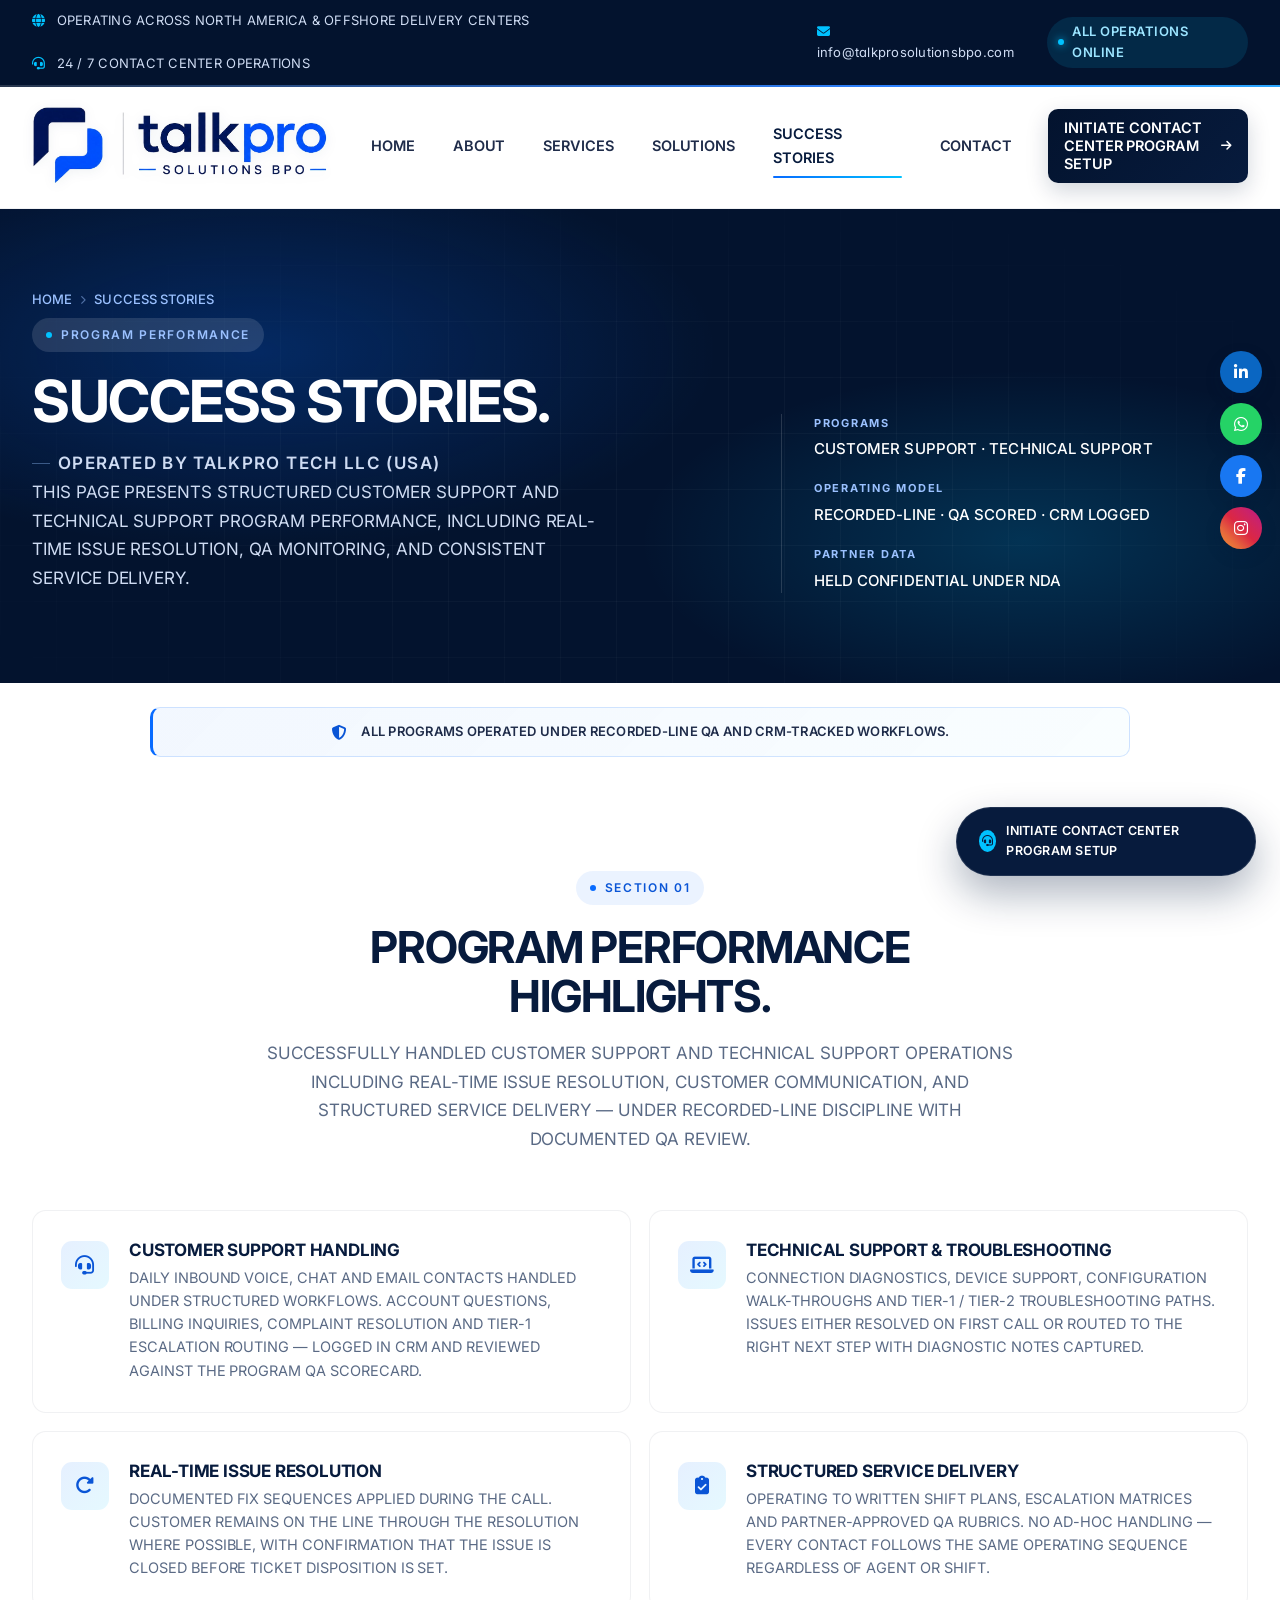
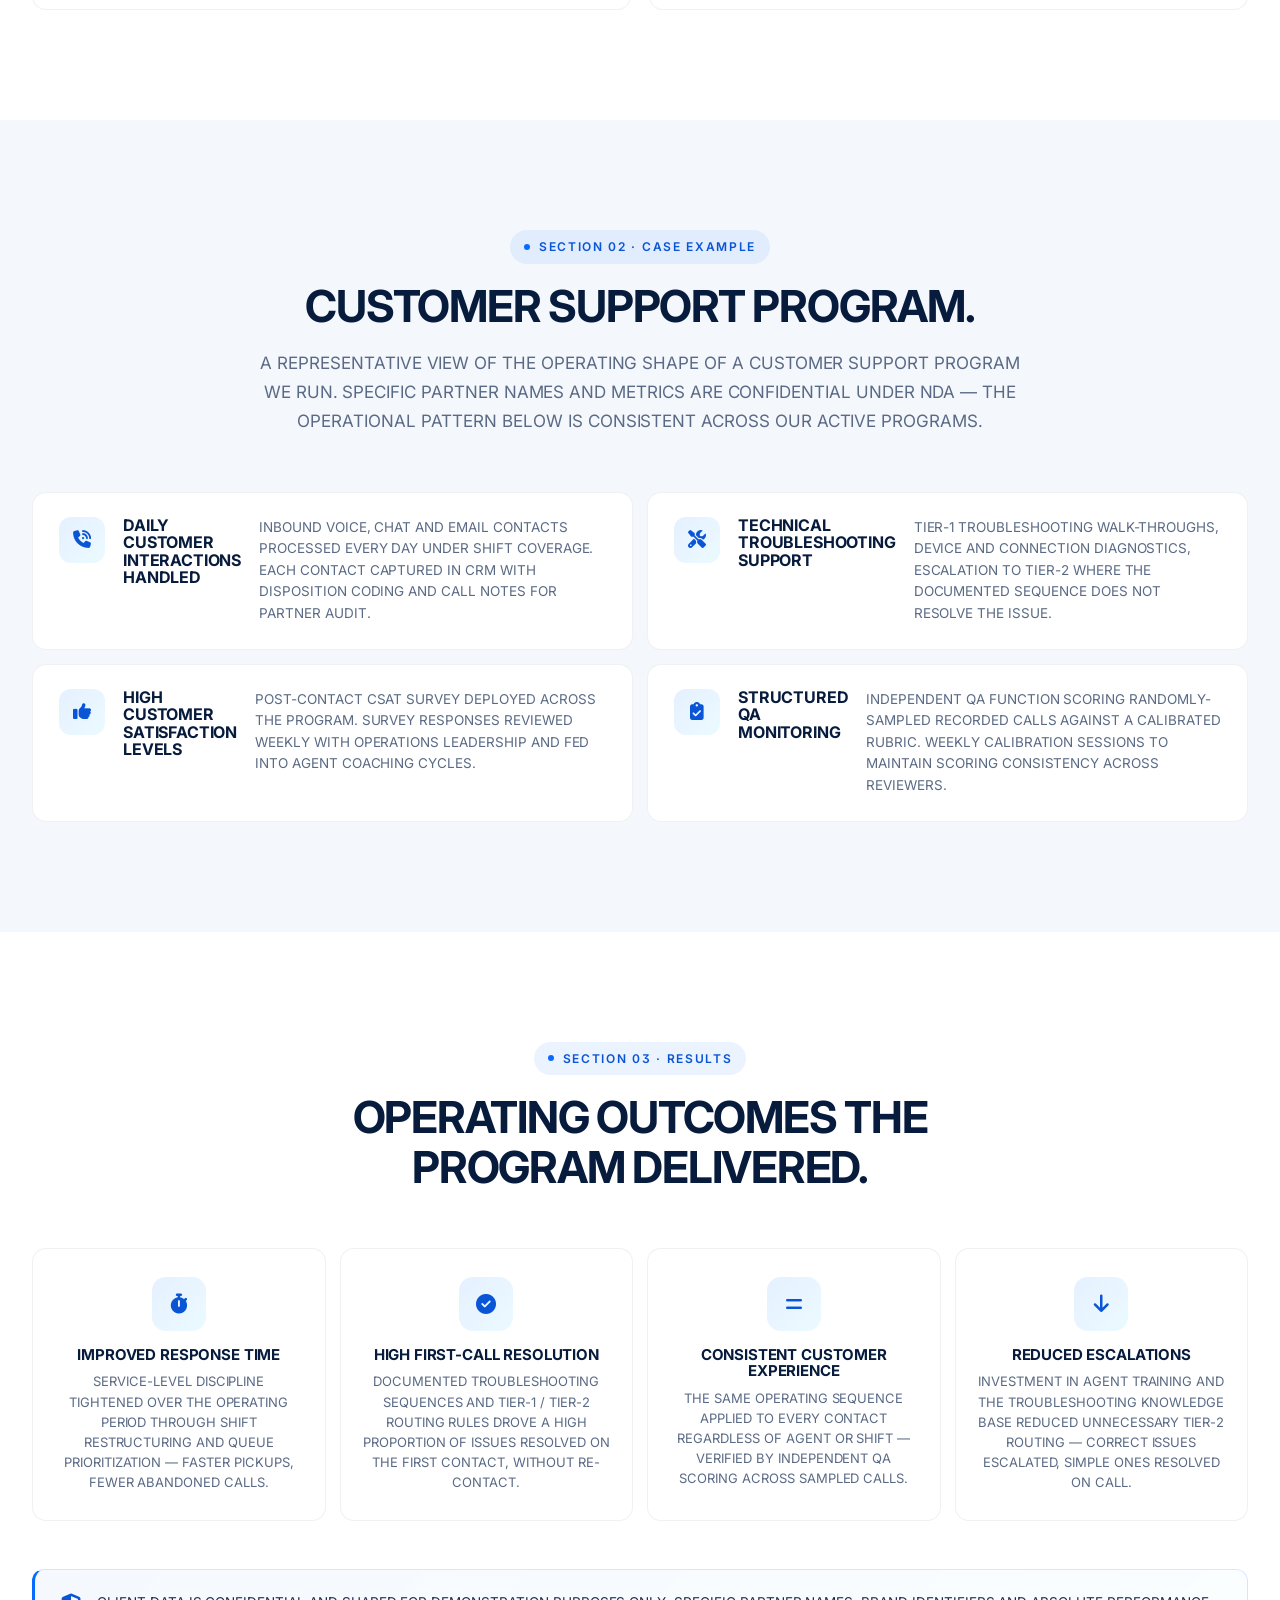
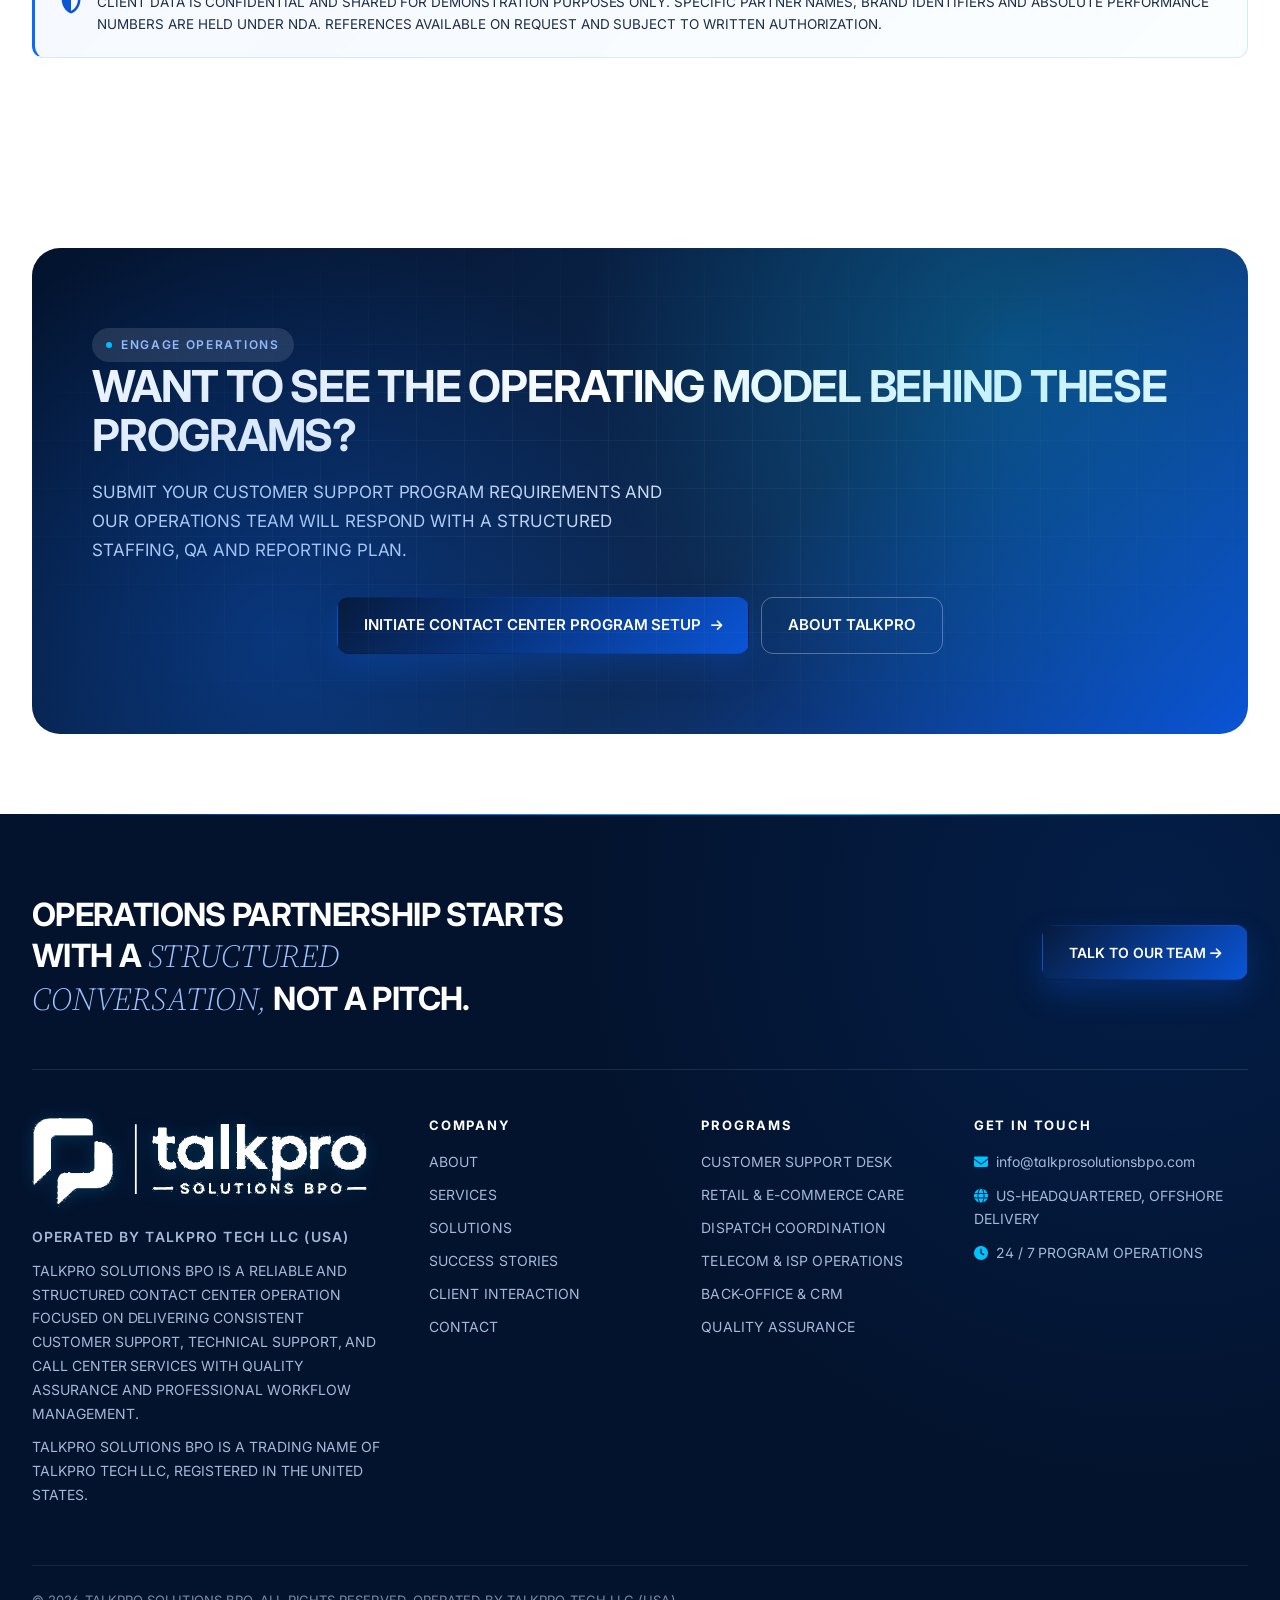
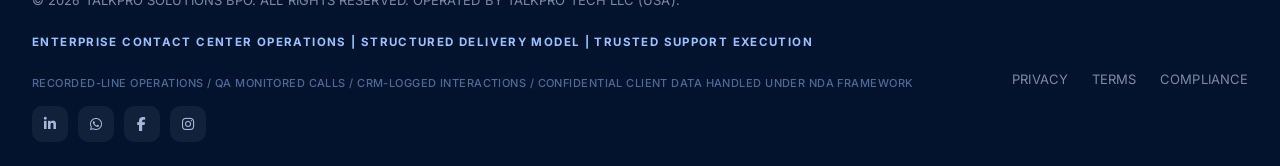
<file: success-stories.html>
<!DOCTYPE html>
<html lang="en" data-page="success">
<head>
  <meta charset="UTF-8">
  <meta name="viewport" content="width=device-width, initial-scale=1.0, maximum-scale=1.0, user-scalable=no">
  <title>SUCCESS STORIES | TALKPRO SOLUTIONS BPO</title>
  <meta name="description" content="Program performance from TalkPro Solutions BPO — delivering structured, QA-driven customer support and technical support operations for North American client programs.">
  <link rel="icon" href="logo.png">
  <link rel="preconnect" href="https://fonts.googleapis.com">
  <link rel="preconnect" href="https://fonts.gstatic.com" crossorigin>
  <link href="https://fonts.googleapis.com/css2?family=Inter:wght@300;400;500;600;700;800&family=Source+Serif+4:ital,opsz,wght@0,8..60,300;0,8..60,400;1,8..60,300;1,8..60,400;1,8..60,500&display=swap" rel="stylesheet">
  <link rel="stylesheet" href="https://cdnjs.cloudflare.com/ajax/libs/font-awesome/6.5.0/css/all.min.css">
  <link rel="stylesheet" href="style.css">
</head>
<body>
  <div class="page-loader"></div>

  <div class="topbar">
    <div class="topbar-inner">
      <div class="topbar-left">
        <span><i class="fa-solid fa-globe"></i> OPERATING ACROSS NORTH AMERICA &amp; OFFSHORE DELIVERY CENTERS</span>
        <span><i class="fa-solid fa-headset"></i> 24 / 7 CONTACT CENTER OPERATIONS</span>
      </div>
      <div class="topbar-right">
        <span><i class="fa-solid fa-envelope"></i> info@talkprosolutionsbpo.com</span>
        <span class="pill">ALL OPERATIONS ONLINE</span>
      </div>
    </div>
  </div>

  <nav class="navbar">
    <div class="navbar-inner">
      <a href="index.html" class="brand"><img src="logo.png" alt="TalkPro Solutions BPO"></a>
      <button class="menu-toggle" aria-label="Open Menu"><span></span><span></span><span></span></button>
      <div class="nav-links">
        <a href="index.html" data-page="home">HOME</a>
        <a href="about.html" data-page="about">ABOUT</a>
        <a href="services.html" data-page="services">SERVICES</a>
        <a href="solutions.html" data-page="solutions">SOLUTIONS</a>
        <a href="success-stories.html" data-page="success">SUCCESS STORIES</a>
        <a href="contact.html" data-page="contact">CONTACT</a>
        <a href="contact.html" class="nav-cta"><span>INITIATE CONTACT CENTER PROGRAM SETUP</span> <i class="fa-solid fa-arrow-right"></i></a>
      </div>
    </div>
  </nav>

  <!-- COLORFUL SOCIAL RAIL -->
  <aside class="side-socials" aria-label="Social links">
    <a href="https://www.linkedin.com/in/talkprosolutions-bpo-aa98663aa/" class="ss s-linkedin" target="_blank" rel="noopener noreferrer" aria-label="LinkedIn" title="LinkedIn"><i class="fa-brands fa-linkedin-in"></i><span>LINKEDIN</span></a>
    <a href="https://wa.me/13854875381" class="ss s-whatsapp" target="_blank" rel="noopener noreferrer" aria-label="WhatsApp" title="WhatsApp"><i class="fa-brands fa-whatsapp"></i><span>WHATSAPP</span></a>
    <a href="https://www.facebook.com/profile.php?id=61584031966083" class="ss s-facebook" target="_blank" rel="noopener noreferrer" aria-label="Facebook" title="Facebook"><i class="fa-brands fa-facebook-f"></i><span>FACEBOOK</span></a>
    <a href="https://www.instagram.com/talkprosolutions/" class="ss s-instagram" target="_blank" rel="noopener noreferrer" aria-label="Instagram" title="Instagram"><i class="fa-brands fa-instagram"></i><span>INSTAGRAM</span></a>
  </aside>

  <main>

    <!-- PAGE HERO -->
    <section class="page-hero">
      <div class="page-hero-inner">
        <div>
          <div class="breadcrumb"><a href="index.html">HOME</a><i class="fa-solid fa-chevron-right"></i><span>SUCCESS STORIES</span></div>
          <span class="eyebrow light">PROGRAM PERFORMANCE</span>
          <h1>SUCCESS STORIES.</h1>
          <p class="legal-line legal-line-light">OPERATED BY TALKPRO TECH LLC (USA)</p>
          <p>THIS PAGE PRESENTS STRUCTURED CUSTOMER SUPPORT AND TECHNICAL SUPPORT PROGRAM PERFORMANCE, INCLUDING REAL-TIME ISSUE RESOLUTION, QA MONITORING, AND CONSISTENT SERVICE DELIVERY.</p>
        </div>
        <div class="page-hero-meta">
          <div><b>PROGRAMS</b><span>CUSTOMER SUPPORT &middot; TECHNICAL SUPPORT</span></div>
          <div><b>OPERATING MODEL</b><span>RECORDED-LINE &middot; QA SCORED &middot; CRM LOGGED</span></div>
          <div><b>PARTNER DATA</b><span>HELD CONFIDENTIAL UNDER NDA</span></div>
        </div>
      </div>
    </section>

    <!-- TRUST BANNER -->
    <section class="trust-banner-section">
      <div class="section-inner">
        <div class="trust-banner reveal">
          <i class="fa-solid fa-shield-halved"></i>
          <span>ALL PROGRAMS OPERATED UNDER RECORDED-LINE QA AND CRM-TRACKED WORKFLOWS.</span>
        </div>
      </div>
    </section>

    <!-- SECTION 1 — PROGRAM PERFORMANCE HIGHLIGHTS -->
    <section class="section">
      <div class="section-inner">
        <div class="section-head reveal">
          <span class="eyebrow">SECTION 01</span>
          <h2>PROGRAM PERFORMANCE HIGHLIGHTS.</h2>
          <p>SUCCESSFULLY HANDLED CUSTOMER SUPPORT AND TECHNICAL SUPPORT OPERATIONS INCLUDING REAL-TIME ISSUE RESOLUTION, CUSTOMER COMMUNICATION, AND STRUCTURED SERVICE DELIVERY &mdash; UNDER RECORDED-LINE DISCIPLINE WITH DOCUMENTED QA REVIEW.</p>
        </div>

       <div class="op-experience">
          <div class="op-tile reveal">
            <div class="op-icon"><i class="fa-solid fa-headset"></i></div>
            <div>
              <h4>CUSTOMER SUPPORT HANDLING</h4>
              <p>DAILY INBOUND VOICE, CHAT AND EMAIL CONTACTS HANDLED UNDER STRUCTURED WORKFLOWS. ACCOUNT QUESTIONS, BILLING INQUIRIES, COMPLAINT RESOLUTION AND TIER-1 ESCALATION ROUTING &mdash; LOGGED IN CRM AND REVIEWED AGAINST THE PROGRAM QA SCORECARD.</p>
            </div>
          </div>
          <div class="op-tile reveal delay-1">
            <div class="op-icon"><i class="fa-solid fa-laptop-code"></i></div>
            <div>
              <h4>TECHNICAL SUPPORT &amp; TROUBLESHOOTING</h4>
              <p>CONNECTION DIAGNOSTICS, DEVICE SUPPORT, CONFIGURATION WALK-THROUGHS AND TIER-1 / TIER-2 TROUBLESHOOTING PATHS. ISSUES EITHER RESOLVED ON FIRST CALL OR ROUTED TO THE RIGHT NEXT STEP WITH DIAGNOSTIC NOTES CAPTURED.</p>
            </div>
          </div>
          <div class="op-tile reveal">
            <div class="op-icon"><i class="fa-solid fa-rotate-right"></i></div>
            <div>
              <h4>REAL-TIME ISSUE RESOLUTION</h4>
              <p>DOCUMENTED FIX SEQUENCES APPLIED DURING THE CALL. CUSTOMER REMAINS ON THE LINE THROUGH THE RESOLUTION WHERE POSSIBLE, WITH CONFIRMATION THAT THE ISSUE IS CLOSED BEFORE TICKET DISPOSITION IS SET.</p>
            </div>
          </div>
          <div class="op-tile reveal delay-1">
            <div class="op-icon"><i class="fa-solid fa-clipboard-check"></i></div>
            <div>
              <h4>STRUCTURED SERVICE DELIVERY</h4>
              <p>OPERATING TO WRITTEN SHIFT PLANS, ESCALATION MATRICES AND PARTNER-APPROVED QA RUBRICS. NO AD-HOC HANDLING &mdash; EVERY CONTACT FOLLOWS THE SAME OPERATING SEQUENCE REGARDLESS OF AGENT OR SHIFT.</p>
            </div>
          </div>
        </div>
      </div>
    </section>

    <!-- SECTION 2 — CASE EXAMPLE -->
    <section class="section soft">
      <div class="section-inner">
        <div class="section-head reveal">
          <span class="eyebrow">SECTION 02 &middot; CASE EXAMPLE</span>
          <h2>CUSTOMER SUPPORT PROGRAM.</h2>
          <p>A REPRESENTATIVE VIEW OF THE OPERATING SHAPE OF A CUSTOMER SUPPORT PROGRAM WE RUN. SPECIFIC PARTNER NAMES AND METRICS ARE CONFIDENTIAL UNDER NDA &mdash; THE OPERATIONAL PATTERN BELOW IS CONSISTENT ACROSS OUR ACTIVE PROGRAMS.</p>
        </div>

        <div class="case-grid reveal">
          <div class="case-item">
            <div class="case-icon"><i class="fa-solid fa-phone-volume"></i></div>
            <h4>DAILY CUSTOMER INTERACTIONS HANDLED</h4>
            <p>INBOUND VOICE, CHAT AND EMAIL CONTACTS PROCESSED EVERY DAY UNDER SHIFT COVERAGE. EACH CONTACT CAPTURED IN CRM WITH DISPOSITION CODING AND CALL NOTES FOR PARTNER AUDIT.</p>
          </div>
          <div class="case-item">
            <div class="case-icon"><i class="fa-solid fa-screwdriver-wrench"></i></div>
            <h4>TECHNICAL TROUBLESHOOTING SUPPORT</h4>
            <p>TIER-1 TROUBLESHOOTING WALK-THROUGHS, DEVICE AND CONNECTION DIAGNOSTICS, ESCALATION TO TIER-2 WHERE THE DOCUMENTED SEQUENCE DOES NOT RESOLVE THE ISSUE.</p>
          </div>
          <div class="case-item">
            <div class="case-icon"><i class="fa-solid fa-thumbs-up"></i></div>
            <h4>HIGH CUSTOMER SATISFACTION LEVELS</h4>
            <p>POST-CONTACT CSAT SURVEY DEPLOYED ACROSS THE PROGRAM. SURVEY RESPONSES REVIEWED WEEKLY WITH OPERATIONS LEADERSHIP AND FED INTO AGENT COACHING CYCLES.</p>
          </div>
          <div class="case-item">
            <div class="case-icon"><i class="fa-solid fa-clipboard-check"></i></div>
            <h4>STRUCTURED QA MONITORING</h4>
            <p>INDEPENDENT QA FUNCTION SCORING RANDOMLY-SAMPLED RECORDED CALLS AGAINST A CALIBRATED RUBRIC. WEEKLY CALIBRATION SESSIONS TO MAINTAIN SCORING CONSISTENCY ACROSS REVIEWERS.</p>
          </div>
        </div>
      </div>
    </section>

    <!-- SECTION 3 — RESULTS -->
    <section class="section">
      <div class="section-inner">
        <div class="section-head reveal">
          <span class="eyebrow">SECTION 03 &middot; RESULTS</span>
          <h2>OPERATING OUTCOMES THE PROGRAM DELIVERED.</h2>
        </div>

        <div class="results-grid reveal">
          <div class="result-card">
            <div class="result-icon"><i class="fa-solid fa-stopwatch"></i></div>
            <h4>IMPROVED RESPONSE TIME</h4>
            <p>SERVICE-LEVEL DISCIPLINE TIGHTENED OVER THE OPERATING PERIOD THROUGH SHIFT RESTRUCTURING AND QUEUE PRIORITIZATION &mdash; FASTER PICKUPS, FEWER ABANDONED CALLS.</p>
          </div>
          <div class="result-card">
            <div class="result-icon"><i class="fa-solid fa-circle-check"></i></div>
            <h4>HIGH FIRST-CALL RESOLUTION</h4>
            <p>DOCUMENTED TROUBLESHOOTING SEQUENCES AND TIER-1 / TIER-2 ROUTING RULES DROVE A HIGH PROPORTION OF ISSUES RESOLVED ON THE FIRST CONTACT, WITHOUT RE-CONTACT.</p>
          </div>
          <div class="result-card">
            <div class="result-icon"><i class="fa-solid fa-equals"></i></div>
            <h4>CONSISTENT CUSTOMER EXPERIENCE</h4>
            <p>THE SAME OPERATING SEQUENCE APPLIED TO EVERY CONTACT REGARDLESS OF AGENT OR SHIFT &mdash; VERIFIED BY INDEPENDENT QA SCORING ACROSS SAMPLED CALLS.</p>
          </div>
          <div class="result-card">
            <div class="result-icon"><i class="fa-solid fa-arrow-down"></i></div>
            <h4>REDUCED ESCALATIONS</h4>
            <p>INVESTMENT IN AGENT TRAINING AND THE TROUBLESHOOTING KNOWLEDGE BASE REDUCED UNNECESSARY TIER-2 ROUTING &mdash; CORRECT ISSUES ESCALATED, SIMPLE ONES RESOLVED ON CALL.</p>
          </div>
        </div>

        <div class="confidential-note reveal">
          <i class="fa-solid fa-shield-halved"></i>
          <p>CLIENT DATA IS CONFIDENTIAL AND SHARED FOR DEMONSTRATION PURPOSES ONLY. SPECIFIC PARTNER NAMES, BRAND IDENTIFIERS AND ABSOLUTE PERFORMANCE NUMBERS ARE HELD UNDER NDA. REFERENCES AVAILABLE ON REQUEST AND SUBJECT TO WRITTEN AUTHORIZATION.</p>
        </div>
      </div>
    </section>

    <!-- BOTTOM CTA -->
    <section class="section tight">
      <div class="section-inner">
        <div class="cta-panel reveal">
          <span class="eyebrow light">ENGAGE OPERATIONS</span>
          <h2>WANT TO SEE THE OPERATING MODEL BEHIND THESE PROGRAMS?</h2>
          <p>SUBMIT YOUR CUSTOMER SUPPORT PROGRAM REQUIREMENTS AND OUR OPERATIONS TEAM WILL RESPOND WITH A STRUCTURED STAFFING, QA AND REPORTING PLAN.</p>
          <div style="display:flex;gap:12px;flex-wrap:wrap;justify-content:center;margin-top:24px">
            <a href="contact.html" class="btn primary">INITIATE CONTACT CENTER PROGRAM SETUP <i class="fa-solid fa-arrow-right"></i></a>
            <a href="about.html" class="btn ghost"><span>ABOUT TALKPRO</span></a>
          </div>
        </div>
      </div>
    </section>

  </main>

  <footer class="footer">
    <div class="footer-inner">
      <div class="footer-cta">
        <h3>OPERATIONS PARTNERSHIP STARTS WITH A <em>STRUCTURED CONVERSATION,</em> NOT A PITCH.</h3>
        <a href="contact.html" class="btn primary">TALK TO OUR TEAM <i class="fa-solid fa-arrow-right"></i></a>
      </div>
      <div class="footer-grid">
        <div>
          <img src="logo.png" alt="TalkPro Solutions BPO" class="footer-logo">
          <p class="legal-line">OPERATED BY TALKPRO TECH LLC (USA)</p>
          <p>TALKPRO SOLUTIONS BPO IS A RELIABLE AND STRUCTURED CONTACT CENTER OPERATION FOCUSED ON DELIVERING CONSISTENT CUSTOMER SUPPORT, TECHNICAL SUPPORT, AND CALL CENTER SERVICES WITH QUALITY ASSURANCE AND PROFESSIONAL WORKFLOW MANAGEMENT.</p>
          <p class="legal">TALKPRO SOLUTIONS BPO IS A TRADING NAME OF TALKPRO TECH LLC, REGISTERED IN THE UNITED STATES.</p>
        </div>
        <div>
          <h4>COMPANY</h4>
          <a href="about.html">ABOUT</a>
          <a href="services.html">SERVICES</a>
          <a href="solutions.html">SOLUTIONS</a>
          <a href="success-stories.html">SUCCESS STORIES</a>
          <a href="client-interaction.html">CLIENT INTERACTION</a>
          <a href="contact.html">CONTACT</a>
        </div>
        <div>
          <h4>PROGRAMS</h4>
          <a href="services.html">CUSTOMER SUPPORT DESK</a>
          <a href="services.html">RETAIL &amp; E-COMMERCE CARE</a>
          <a href="services.html">DISPATCH COORDINATION</a>
          <a href="services.html">TELECOM &amp; ISP OPERATIONS</a>
          <a href="services.html">BACK-OFFICE &amp; CRM</a>
          <a href="services.html">QUALITY ASSURANCE</a>
        </div>
        <div>
          <h4>GET IN TOUCH</h4>
          <p><i class="fa-solid fa-envelope" style="color:var(--cyan-500);margin-right:8px"></i>info@talkprosolutionsbpo.com</p>
          <p><i class="fa-solid fa-globe" style="color:var(--cyan-500);margin-right:8px"></i>US-HEADQUARTERED, OFFSHORE DELIVERY</p>
          <p><i class="fa-solid fa-clock" style="color:var(--cyan-500);margin-right:8px"></i>24 / 7 PROGRAM OPERATIONS</p>
        </div>
      </div>
      <div class="footer-bottom">
        <span>&copy; 2026 TALKPRO SOLUTIONS BPO. ALL RIGHTS RESERVED. OPERATED BY TALKPRO TECH LLC (USA).</span>
          <span class="footer-promise-line">ENTERPRISE CONTACT CENTER OPERATIONS | STRUCTURED DELIVERY MODEL | TRUSTED SUPPORT EXECUTION</span>
          <span class="footer-trust-line">RECORDED-LINE OPERATIONS / QA MONITORED CALLS / CRM-LOGGED INTERACTIONS / CONFIDENTIAL CLIENT DATA HANDLED UNDER NDA FRAMEWORK</span>
        <div class="footer-bottom-links">
          <span>PRIVACY</span>
          <span>TERMS</span>
          <span>COMPLIANCE</span>
        </div>
        <div class="footer-socials">
          <a href="https://www.linkedin.com/in/talkprosolutions-bpo-aa98663aa/" target="_blank" rel="noopener noreferrer" aria-label="LinkedIn"><i class="fa-brands fa-linkedin-in"></i></a>
          <a href="https://wa.me/13854875381" target="_blank" rel="noopener noreferrer" aria-label="WhatsApp"><i class="fa-brands fa-whatsapp"></i></a>
          <a href="https://www.facebook.com/profile.php?id=61584031966083" target="_blank" rel="noopener noreferrer" aria-label="Facebook"><i class="fa-brands fa-facebook-f"></i></a>
          <a href="https://www.instagram.com/talkprosolutions/" target="_blank" rel="noopener noreferrer" aria-label="Instagram"><i class="fa-brands fa-instagram"></i></a>
        </div>
      </div>
    </div>
  </footer>

  <a href="contact.html" class="floating-contact"><i class="fa-solid fa-headset"></i> INITIATE CONTACT CENTER PROGRAM SETUP</a>
  <script src="script.js"></script>
</body>
</html>
</file>
<file: style.css>
/* ============================================================
   TalkPro Solutions BPO — Enterprise Stylesheet
   ============================================================ */

:root{
  --navy-900:#03132e;
  --navy-800:#071b3d;
  --navy-700:#0d2851;
  --navy-600:#143a72;
  --blue-700:#0a55d6;
  --blue-600:#086bff;
  --blue-500:#2b80ff;
  --cyan-500:#00c2ff;
  --ink:#0f1c36;
  --ink-soft:#1f2c4a;
  --muted:#5a6a85;
  --muted-2:#8593aa;
  --line:rgba(7,27,61,.10);
  --line-2:rgba(7,27,61,.06);
  --soft:#f4f7fc;
  --softer:#fafbfe;
  --white:#ffffff;
  --gold:#c8a253;
  --shadow-sm:0 4px 14px rgba(7,27,61,.06);
  --shadow-md:0 14px 40px rgba(7,27,61,.10);
  --shadow-lg:0 28px 70px rgba(7,27,61,.16);
  --radius-sm:14px;
  --radius:20px;
  --radius-lg:28px;
  --container:1280px;
  --ease:cubic-bezier(.2,.8,.2,1);
}

*{box-sizing:border-box}
html{scroll-behavior:smooth;-webkit-text-size-adjust:100%}
body{
  margin:0;
  font-family:"Inter","Helvetica Neue",Arial,sans-serif;
  font-size:15.5px;
  line-height:1.65;
  color:var(--ink);
  background:#fff;
  overflow-x:hidden;
  -webkit-font-smoothing:antialiased;
  -moz-osx-font-smoothing:grayscale;
  font-feature-settings:"ss01","cv11","cv02","cv03","cv04";
  letter-spacing:.005em;
}
a{text-decoration:none;color:inherit}
img{max-width:100%;display:block}
button{font-family:inherit}

/* selection */
::selection{background:var(--navy-800);color:#fff}

/* Page transition loader */
.page-loader{
  position:fixed;inset:0;background:#fff;z-index:9999;
  display:grid;place-items:center;
  animation:loader .9s ease forwards;
}
.page-loader::before{
  content:"";width:42px;height:42px;border-radius:50%;
  border:3px solid rgba(8,107,255,.18);
  border-top-color:var(--blue-600);
  animation:spin .8s linear infinite;
}
@keyframes loader{
  0%{opacity:1;visibility:visible}
  85%{opacity:1}
  100%{opacity:0;visibility:hidden}
}
@keyframes spin{to{transform:rotate(360deg)}}

/* ============================================================
   TOP UTILITY BAR
   ============================================================ */
.topbar{
  background:var(--navy-900);
  color:#cfdcf3;
  font-size:13px;
  letter-spacing:.02em;
}
.topbar-inner{
  max-width:var(--container);
  margin:0 auto;
  padding:10px 32px;
  display:flex;align-items:center;justify-content:space-between;gap:16px;
}
.topbar-left{display:flex;gap:22px;flex-wrap:wrap}
.topbar-left span i{color:var(--cyan-500);margin-right:7px}
.topbar-right{display:flex;gap:18px;align-items:center}
.topbar-right span:not(.pill) i{color:var(--cyan-500);margin-right:7px}
.topbar .pill{
  display:inline-flex;align-items:center;gap:8px;
  padding:4px 11px;border-radius:999px;
  background:rgba(0,194,255,.12);
  color:#9be4ff;font-weight:600;letter-spacing:.04em;
}
.topbar .pill::before{
  content:"";width:6px;height:6px;border-radius:50%;
  background:var(--cyan-500);box-shadow:0 0 8px var(--cyan-500);
  animation:pulse 2s infinite;
}
@keyframes pulse{
  50%{opacity:.4;box-shadow:0 0 14px var(--cyan-500)}
}

/* ============================================================
   NAV
   ============================================================ */
.navbar{
  position:sticky;top:0;z-index:1000;
  background:rgba(255,255,255,.88);
  backdrop-filter:saturate(180%) blur(20px);
  -webkit-backdrop-filter:saturate(180%) blur(20px);
  border-bottom:1px solid var(--line-2);
  transition:padding .35s var(--ease), box-shadow .35s var(--ease), background .3s var(--ease);
}
.navbar::before{
  content:"";position:absolute;top:0;left:0;right:0;height:2px;
  background:linear-gradient(90deg,var(--navy-900) 0%,var(--blue-600) 35%,var(--cyan-500) 65%,var(--blue-600) 100%);
  background-size:200% 100%;
  animation:navshine 8s linear infinite;
  opacity:.85;
}
@keyframes navshine{
  0%{background-position:0% 0}
  100%{background-position:200% 0}
}
.navbar.scrolled{
  box-shadow:0 8px 30px rgba(7,27,61,.10);
  background:rgba(255,255,255,.96);
}
.navbar-inner{
  max-width:var(--container);
  margin:0 auto;
  padding:22px 32px;
  display:flex;align-items:center;justify-content:space-between;gap:28px;
  transition:padding .35s var(--ease);
}
.navbar.scrolled .navbar-inner{padding:14px 32px}
.brand{display:flex;align-items:center;flex-shrink:0;transition:.3s var(--ease)}
.brand img{
  width:295px;height:auto;display:block;
  transition:width .3s var(--ease), filter .3s var(--ease);
  filter:drop-shadow(0 2px 6px rgba(7,27,61,.06));
}
.brand:hover img{filter:drop-shadow(0 4px 10px rgba(8,107,255,.18))}
.navbar.scrolled .brand img{width:240px}

.menu-toggle{
  display:none;background:none;border:0;padding:8px;cursor:pointer;
  flex-direction:column;gap:5px;
}
.menu-toggle span{
  display:block;width:24px;height:2px;background:var(--navy-800);
  border-radius:2px;transition:.25s var(--ease);
}
.menu-toggle.active span:nth-child(1){transform:translateY(7px) rotate(45deg)}
.menu-toggle.active span:nth-child(2){opacity:0}
.menu-toggle.active span:nth-child(3){transform:translateY(-7px) rotate(-45deg)}

.nav-links{display:flex;gap:6px;align-items:center}
.nav-links > a{
  font-weight:600;font-size:14.5px;color:var(--ink-soft);
  position:relative;padding:10px 16px;border-radius:10px;letter-spacing:-.005em;
  transition:color .25s var(--ease), background .25s var(--ease);
  display:inline-flex;align-items:center;gap:6px;
}
.nav-links > a::after{
  content:"";position:absolute;left:50%;bottom:2px;height:2px;width:0;
  background:linear-gradient(90deg,var(--blue-600),var(--cyan-500));
  border-radius:2px;transition:width .35s var(--ease), left .35s var(--ease);
}
.nav-links > a:hover{color:var(--navy-800);background:rgba(8,107,255,.05)}
.nav-links > a.active{color:var(--navy-800)}
.nav-links > a.active::after{width:calc(100% - 32px);left:16px}
.nav-links > a:hover::after{width:calc(100% - 32px);left:16px}
.nav-links .has-caret::before{
  content:"";display:inline-block;width:5px;height:5px;
  border-right:1.5px solid currentColor;border-bottom:1.5px solid currentColor;
  transform:rotate(45deg) translateY(-2px);margin-left:4px;opacity:.6;
}

.nav-cta{
  display:inline-flex;align-items:center;gap:9px;
  padding:11px 18px;border-radius:11px;
  background:linear-gradient(135deg,var(--navy-900) 0%,var(--navy-800) 100%);
  color:#fff!important;
  font-weight:600;font-size:12.5px;line-height:1.25;letter-spacing:.01em;
  transition:.3s var(--ease);
  box-shadow:0 8px 22px rgba(7,27,61,.18);
  position:relative;overflow:hidden;
  margin-left:14px;
  max-width:200px;text-align:left;
}
.nav-cta::before{
  content:"";position:absolute;inset:0;
  background:linear-gradient(135deg,var(--blue-600) 0%,var(--blue-700) 100%);
  opacity:0;transition:opacity .3s var(--ease);
}
.nav-cta:hover{transform:translateY(-2px);box-shadow:0 14px 32px rgba(8,107,255,.35)}
.nav-cta:hover::before{opacity:1}
.nav-cta span,.nav-cta i{position:relative;z-index:1}
.nav-cta i{font-size:12px;transition:transform .3s var(--ease)}
.nav-cta:hover i{transform:translateX(3px)}
.nav-cta::after{display:none!important}

/* ============================================================
   LIVE OPERATIONS DASHBOARD (SAMPLE) — Enterprise CRM style
   Dark navy gradient + glassmorphism + soft shadows
   ============================================================ */
.dashboard-section{
  background:
    radial-gradient(ellipse 80% 60% at 50% -10%,rgba(8,107,255,.18) 0,transparent 60%),
    linear-gradient(180deg,#f8fafd 0%,#eef3fa 100%);
  padding:110px 32px;position:relative;overflow:hidden;
}
.dashboard-section::before{
  content:"";position:absolute;inset:0;
  background-image:
    linear-gradient(rgba(7,27,61,.05) 1px,transparent 1px),
    linear-gradient(90deg,rgba(7,27,61,.05) 1px,transparent 1px);
  background-size:56px 56px;
  mask-image:radial-gradient(ellipse at center,#000 30%,transparent 80%);
  pointer-events:none;
}
.dashboard-section .section-inner{position:relative;z-index:1}

/* Outer frame — looks like a real CRM browser screenshot */
.dashboard-frame{
  background:linear-gradient(135deg,#0a1d3d 0%,#071b3d 60%,#0d2851 100%);
  border:1px solid rgba(255,255,255,.08);
  border-radius:18px;overflow:hidden;
  box-shadow:
    0 60px 120px -30px rgba(7,27,61,.45),
    0 24px 48px -12px rgba(7,27,61,.20),
    0 1px 0 rgba(255,255,255,.05) inset;
  margin-top:54px;
  position:relative;
}
.dashboard-frame::before{
  content:"";position:absolute;inset:0;
  background-image:
    radial-gradient(circle at 88% 12%,rgba(0,194,255,.10) 0,transparent 38%),
    radial-gradient(circle at 8% 92%,rgba(8,107,255,.08) 0,transparent 40%);
  pointer-events:none;z-index:0;
}
.dashboard-frame > *{position:relative;z-index:1}

/* Top navigation bar */
.dashboard-bar{
  background:rgba(7,16,32,.5);
  backdrop-filter:blur(14px) saturate(160%);
  -webkit-backdrop-filter:blur(14px) saturate(160%);
  padding:12px 22px;
  display:flex;align-items:center;justify-content:space-between;
  gap:14px;border-bottom:1px solid rgba(255,255,255,.06);
}
.dashboard-bar .bar-left{display:flex;align-items:center;gap:16px}
.dashboard-bar .traffic{display:flex;gap:6px}
.dashboard-bar .traffic span{
  width:11px;height:11px;border-radius:50%;display:block;
  box-shadow:0 0 0 .5px rgba(0,0,0,.18) inset;
}
.dashboard-bar .traffic span:nth-child(1){background:#ff5f57}
.dashboard-bar .traffic span:nth-child(2){background:#febc2e}
.dashboard-bar .traffic span:nth-child(3){background:#28c840}
.dashboard-bar .crumb{
  color:#9bc1ff;font-size:12px;font-weight:500;letter-spacing:-.005em;
  display:flex;align-items:center;gap:8px;
  background:rgba(255,255,255,.05);
  border:1px solid rgba(255,255,255,.06);
  padding:6px 14px;border-radius:8px;
  font-family:"SF Mono","Monaco","Inconsolata","Fira Code",monospace;
}
.dashboard-bar .crumb i{font-size:9px;color:rgba(155,193,255,.45)}
.dashboard-bar .live-indicator{
  display:inline-flex;align-items:center;gap:8px;
  font-size:11px;font-weight:700;color:#86efac;letter-spacing:.1em;text-transform:uppercase;
  padding:6px 14px;border-radius:99px;
  background:rgba(34,197,94,.14);border:1px solid rgba(34,197,94,.28);
}
.dashboard-bar .live-indicator::before{
  content:"";width:8px;height:8px;border-radius:50%;
  background:#22c55e;box-shadow:0 0 0 3px rgba(34,197,94,.25);
  animation:livepulse 2s ease infinite;
}

.dashboard-body{
  display:grid;grid-template-columns:230px 1fr;
  min-height:760px;
}

/* Sidebar — dark glass */
.dashboard-side{
  background:rgba(7,16,32,.4);
  backdrop-filter:blur(12px);
  border-right:1px solid rgba(255,255,255,.05);
  padding:22px 12px;
  display:flex;flex-direction:column;gap:2px;
}
.dashboard-side .side-label{
  font-size:10px;font-weight:700;letter-spacing:.18em;text-transform:uppercase;
  color:rgba(155,193,255,.5);padding:14px 12px 6px;
}
.dashboard-side a{
  display:flex;align-items:center;gap:11px;
  padding:9px 12px;border-radius:8px;
  font-size:13px;color:#9bb0d4;font-weight:500;
}
.dashboard-side a i{width:16px;font-size:13px;color:rgba(155,193,255,.55);flex-shrink:0}
.dashboard-side a .pill{
  margin-left:auto;font-size:10px;font-weight:700;
  padding:2px 7px;border-radius:99px;
  background:rgba(0,194,255,.18);color:#9be4ff;
}
.dashboard-side a:hover{background:rgba(255,255,255,.04);color:#fff}
.dashboard-side a.active{
  background:linear-gradient(90deg,rgba(8,107,255,.25),rgba(0,194,255,.05));
  color:#fff;font-weight:600;
  box-shadow:inset 3px 0 0 var(--cyan-500);
}
.dashboard-side a.active i{color:var(--cyan-500)}

/* Main */
.dashboard-main{
  padding:24px;display:flex;flex-direction:column;gap:16px;
}

.dashboard-head{
  display:flex;justify-content:space-between;align-items:flex-end;
  flex-wrap:wrap;gap:14px;
}
.dashboard-head h4{
  font-size:18px;color:#fff;margin:0;font-weight:700;
  letter-spacing:-.014em;
}
.dashboard-head p{font-size:12.5px;color:#9bb0d4;margin:5px 0 0}
.dashboard-head .filter{
  display:flex;gap:4px;
  background:rgba(255,255,255,.04);
  border:1px solid rgba(255,255,255,.06);
  padding:4px;border-radius:9px;
}
.dashboard-head .filter span{
  font-size:11.5px;font-weight:600;padding:6px 12px;border-radius:6px;
  color:#9bb0d4;cursor:default;
}
.dashboard-head .filter span.on{
  background:linear-gradient(135deg,var(--blue-600),var(--blue-700));
  color:#fff;box-shadow:0 4px 12px rgba(8,107,255,.4);
}

/* Glass card — used everywhere on dashboard */
.dash-card{
  background:rgba(255,255,255,.04);
  backdrop-filter:blur(16px) saturate(140%);
  -webkit-backdrop-filter:blur(16px) saturate(140%);
  border:1px solid rgba(255,255,255,.08);
  border-radius:14px;
  padding:18px;
  position:relative;overflow:hidden;
}
.dash-card-head{
  display:flex;justify-content:space-between;align-items:center;margin-bottom:14px;
  gap:14px;flex-wrap:wrap;
}
.dash-card-head h5{
  font-size:13.5px;color:#fff;margin:0;font-weight:700;
  letter-spacing:-.005em;
  display:flex;align-items:center;gap:9px;
}
.dash-card-head h5 i{font-size:12px;color:var(--cyan-500)}
.dash-card-head .meta{font-size:11.5px;color:#9bb0d4;font-weight:500}
.dash-card-head .legend{display:flex;gap:14px;font-size:11px;color:#9bb0d4;font-weight:500}
.dash-card-head .legend span{display:inline-flex;align-items:center;gap:6px}
.dash-card-head .legend span::before{
  content:"";width:9px;height:9px;border-radius:3px;
}
.dash-card-head .legend .l1::before{background:linear-gradient(180deg,#3b82f6,#1d4ed8)}
.dash-card-head .legend .l2::before{background:linear-gradient(180deg,#22d3ee,#0891b2)}

/* KPI tiles — 6 across */
.dash-kpis{
  display:grid;grid-template-columns:repeat(6,1fr);gap:10px;
}
.dash-kpi{
  background:rgba(255,255,255,.04);
  backdrop-filter:blur(14px);
  -webkit-backdrop-filter:blur(14px);
  border:1px solid rgba(255,255,255,.08);
  border-radius:12px;
  padding:14px 16px;position:relative;overflow:hidden;
}
.dash-kpi::before{
  content:"";position:absolute;top:0;left:0;right:0;height:1px;
  background:linear-gradient(90deg,transparent,var(--cyan-500),transparent);
  opacity:.4;
}
.dash-kpi .lbl{
  font-size:10.5px;font-weight:600;color:#9bb0d4;
  display:flex;align-items:center;gap:7px;
  text-transform:uppercase;letter-spacing:.06em;
}
.dash-kpi .lbl i{
  font-size:10px;color:var(--cyan-500);
  width:20px;height:20px;border-radius:6px;
  background:rgba(0,194,255,.12);
  border:1px solid rgba(0,194,255,.18);
  display:grid;place-items:center;
}
.dash-kpi .val{
  font-family:"Inter","Helvetica Neue",Arial,sans-serif;font-weight:700;
  font-size:24px;color:#fff;letter-spacing:-.025em;
  margin-top:8px;display:flex;align-items:baseline;gap:7px;line-height:1.05;
}
.dash-kpi .val small{font-size:13px;color:#9bb0d4;font-weight:500;letter-spacing:0}
.dash-kpi .val sup{
  font-size:10px;font-weight:700;
  background:rgba(34,197,94,.18);color:#86efac;
  padding:3px 7px;border-radius:5px;letter-spacing:0;
  display:inline-flex;align-items:center;gap:3px;
}
.dash-kpi .val sup i{font-size:8px}
.dash-kpi .val sup.down{background:rgba(239,68,68,.18);color:#fca5a5}
.dash-kpi .progress{
  height:4px;border-radius:99px;
  background:rgba(255,255,255,.06);margin-top:11px;overflow:hidden;
}
.dash-kpi .progress i{
  display:block;height:100%;border-radius:99px;
  background:linear-gradient(90deg,var(--blue-600),var(--cyan-500));
  position:relative;overflow:hidden;
}
.dash-kpi .progress i::after{
  content:"";position:absolute;inset:0;
  background:linear-gradient(90deg,transparent,rgba(255,255,255,.4),transparent);
  animation:shimmer 2.4s linear infinite;
}
@keyframes shimmer{
  0%{transform:translateX(-100%)}
  100%{transform:translateX(200%)}
}
.dash-kpi .sub{font-size:10.5px;color:rgba(155,193,255,.6);margin-top:7px;display:block}

/* CRM badge strip */
.crm-badges{
  display:flex;flex-wrap:wrap;gap:8px;
  padding:0;margin:0;
}
.crm-badges span{
  display:inline-flex;align-items:center;gap:7px;
  background:rgba(255,255,255,.04);
  border:1px solid rgba(255,255,255,.08);
  color:#9bb0d4;font-size:11px;font-weight:600;
  padding:6px 11px;border-radius:99px;
  letter-spacing:-.005em;
}
.crm-badges span i{
  color:var(--cyan-500);font-size:9px;
  width:14px;height:14px;border-radius:50%;
  background:rgba(0,194,255,.14);
  display:grid;place-items:center;
}
.crm-badges span.ok i{color:#86efac;background:rgba(34,197,94,.14)}
.crm-badges span.rec i{color:#fca5a5;background:rgba(239,68,68,.14)}
.crm-badges span.qa i{color:#c4b5fd;background:rgba(139,92,246,.14)}

/* Two-column row — chart + pie */
.dash-row{display:grid;grid-template-columns:1.5fr 1fr;gap:14px}
.dash-row.split-3{grid-template-columns:1.6fr 1fr;gap:14px}

/* Volume chart */
.dash-chart-wrap{position:relative;padding-left:32px}
.dash-chart-yaxis{
  position:absolute;left:0;top:0;bottom:24px;
  display:flex;flex-direction:column;justify-content:space-between;
  font-size:9.5px;color:rgba(155,193,255,.55);font-weight:500;
  font-family:"SF Mono","Monaco",monospace;
}
.dash-chart{
  display:flex;align-items:flex-end;gap:14px;height:160px;padding:0 4px;
  position:relative;
  background-image:linear-gradient(0deg,
    transparent calc(25% - 1px),rgba(255,255,255,.05) 25%,transparent calc(25% + 1px),
    transparent calc(50% - 1px),rgba(255,255,255,.05) 50%,transparent calc(50% + 1px),
    transparent calc(75% - 1px),rgba(255,255,255,.05) 75%,transparent calc(75% + 1px));
}
.dash-chart .col{
  flex:1;display:flex;flex-direction:column;gap:3px;align-items:center;height:100%;
  justify-content:flex-end;position:relative;cursor:default;
}
.dash-chart .col .bars{
  width:100%;display:flex;flex-direction:column;gap:3px;
  justify-content:flex-end;flex:1;
}
.dash-chart .col .b1,.dash-chart .col .b2{
  width:100%;border-radius:5px 5px 2px 2px;
  animation:bargrow .8s var(--ease) backwards;
  box-shadow:0 0 12px rgba(0,194,255,.12);
}
@keyframes bargrow{
  from{transform:scaleY(0);opacity:0}
  to{transform:scaleY(1);opacity:1}
}
.dash-chart .col:nth-child(1) .b1{animation-delay:.05s}
.dash-chart .col:nth-child(2) .b1{animation-delay:.1s}
.dash-chart .col:nth-child(3) .b1{animation-delay:.15s}
.dash-chart .col:nth-child(4) .b1{animation-delay:.2s}
.dash-chart .col:nth-child(5) .b1{animation-delay:.25s}
.dash-chart .col:nth-child(6) .b1{animation-delay:.3s}
.dash-chart .col:nth-child(7) .b1{animation-delay:.35s}
.dash-chart .col .b1{
  background:linear-gradient(180deg,#3b82f6 0%,#1d4ed8 100%);
  transform-origin:bottom;
}
.dash-chart .col .b2{
  background:linear-gradient(180deg,#22d3ee 0%,#0891b2 100%);
  opacity:.92;transform-origin:bottom;
}
.dash-chart .col .day{
  font-size:11px;color:#9bb0d4;font-weight:600;margin-top:8px;
  font-family:"Inter",sans-serif;
}
.dash-chart .col .tip{
  position:absolute;bottom:calc(100% + 10px);left:50%;transform:translateX(-50%);
  background:rgba(7,16,32,.95);color:#fff;
  border:1px solid rgba(255,255,255,.1);
  padding:8px 12px;border-radius:8px;
  font-size:11px;font-weight:600;white-space:nowrap;
  opacity:0;pointer-events:none;
  box-shadow:0 8px 20px rgba(0,0,0,.4);
}
.dash-chart .col .tip::after{
  content:"";position:absolute;top:100%;left:50%;transform:translateX(-50%);
  border:5px solid transparent;border-top-color:rgba(7,16,32,.95);
}
.dash-chart .col:hover .tip{opacity:1}

/* TICKET STATUS PIE */
.pie-wrap{
  display:flex;align-items:center;gap:24px;justify-content:center;
  padding:14px 4px 4px;
}
.pie-svg{
  flex-shrink:0;width:160px;height:160px;
  filter:drop-shadow(0 8px 24px rgba(8,107,255,.2));
}
.pie-svg .ring-bg{stroke:rgba(255,255,255,.04);fill:none;stroke-width:22}
.pie-svg .seg{
  fill:none;stroke-width:22;stroke-linecap:butt;
  transform-origin:center;
  animation:piedraw 1.4s cubic-bezier(.22,1,.36,1) backwards;
}
@keyframes piedraw{
  from{stroke-dashoffset:1000}
}
.pie-svg .pie-center{
  font-family:"Inter",sans-serif;fill:#fff;
}
.pie-legend{flex:1;display:flex;flex-direction:column;gap:10px;min-width:0}
.pie-legend .pi{
  display:flex;align-items:center;gap:11px;
  padding:8px 4px;border-bottom:1px solid rgba(255,255,255,.05);
}
.pie-legend .pi:last-child{border-bottom:none}
.pie-legend .pi .swatch{
  width:10px;height:10px;border-radius:3px;flex-shrink:0;
}
.pie-legend .pi .lbl{
  font-size:12px;color:#cfdcf3;font-weight:500;flex:1;
}
.pie-legend .pi .val{
  font-family:"Inter",sans-serif;font-weight:700;color:#fff;
  font-size:14px;letter-spacing:-.01em;
  display:flex;align-items:baseline;gap:4px;
}
.pie-legend .pi .val small{font-size:10px;color:#9bb0d4;font-weight:500}

/* Agent status panel */
.agent-stack{display:flex;flex-direction:column;gap:0}
.agent-row{
  display:flex;align-items:center;gap:11px;padding:10px 4px;
  border-bottom:1px solid rgba(255,255,255,.06);
}
.agent-row:last-child{border-bottom:none}
.agent-avatar{
  width:34px;height:34px;border-radius:50%;flex-shrink:0;
  display:grid;place-items:center;font-size:12px;font-weight:700;color:#fff;
  position:relative;
  box-shadow:0 4px 12px rgba(0,0,0,.3),0 0 0 2px rgba(255,255,255,.06);
}
.agent-avatar::after{
  content:"";position:absolute;bottom:-1px;right:-1px;
  width:11px;height:11px;border-radius:50%;
  border:2px solid #0d2851;
  background:#9aa6bf;
}
.agent-avatar.on::after{background:#22c55e;box-shadow:0 0 0 2px rgba(34,197,94,.3)}
.agent-avatar.idle::after{background:#f59e0b}
.agent-avatar.wrap::after{background:#3b82f6}
.agent-avatar.brk::after{background:#9aa6bf}
.agent-row > div:nth-child(2){flex:1;min-width:0}
.agent-row .name{
  font-size:13px;font-weight:600;color:#fff;
  display:block;letter-spacing:-.005em;margin-bottom:2px;
}
.agent-row .role{font-size:11px;color:#9bb0d4;font-weight:500}
.agent-row .stat-pill{
  font-size:10px;font-weight:700;padding:4px 9px;border-radius:99px;
  letter-spacing:.06em;text-transform:uppercase;
  display:inline-flex;align-items:center;gap:5px;
  border:1px solid;
}
.agent-row .stat-pill::before{
  content:"";width:6px;height:6px;border-radius:50%;
}
.agent-row .stat-pill.on-call{background:rgba(34,197,94,.12);color:#86efac;border-color:rgba(34,197,94,.25)}
.agent-row .stat-pill.on-call::before{background:#22c55e;animation:livepulse 2s ease infinite;box-shadow:0 0 6px #22c55e}
.agent-row .stat-pill.idle{background:rgba(245,158,11,.12);color:#fcd34d;border-color:rgba(245,158,11,.25)}
.agent-row .stat-pill.idle::before{background:#f59e0b}
.agent-row .stat-pill.wrap{background:rgba(59,130,246,.14);color:#93c5fd;border-color:rgba(59,130,246,.3)}
.agent-row .stat-pill.wrap::before{background:#3b82f6}
.agent-row .stat-pill.break{background:rgba(255,255,255,.06);color:#9bb0d4;border-color:rgba(255,255,255,.1)}
.agent-row .stat-pill.break::before{background:#9aa6bf}

/* Tickets table */
.dash-tickets{display:flex;flex-direction:column;gap:0}
.tkt-row{
  display:grid;
  grid-template-columns:84px 1fr 110px 100px 90px;
  align-items:center;gap:14px;
  padding:11px 8px;
  border-bottom:1px solid rgba(255,255,255,.06);
  font-size:12.5px;
}
.tkt-row.head{
  font-size:10px;font-weight:700;letter-spacing:.12em;text-transform:uppercase;
  color:rgba(155,193,255,.55);border-bottom:1px solid rgba(255,255,255,.08);padding-bottom:10px;
}
.tkt-row:last-child{border-bottom:none}
.tkt-id{
  font-family:"SF Mono","Monaco",monospace;font-weight:600;color:var(--cyan-500);font-size:12px;
}
.tkt-subject{
  color:#fff;font-weight:500;
  overflow:hidden;text-overflow:ellipsis;white-space:nowrap;
}
.tkt-agent{
  display:flex;align-items:center;gap:8px;
  color:#cfdcf3;font-weight:500;
}
.tkt-agent .av{
  width:22px;height:22px;border-radius:50%;
  font-size:9px;font-weight:700;color:#fff;
  display:grid;place-items:center;flex-shrink:0;
}
.tkt-status{
  font-size:10px;font-weight:700;letter-spacing:.06em;text-transform:uppercase;
  padding:4px 9px;border-radius:5px;width:fit-content;
  border:1px solid;display:inline-flex;align-items:center;gap:5px;
}
.tkt-status::before{content:"";width:5px;height:5px;border-radius:50%}
.tkt-status.progress{background:rgba(8,107,255,.14);color:#93c5fd;border-color:rgba(59,130,246,.25)}
.tkt-status.progress::before{background:#3b82f6}
.tkt-status.resolved{background:rgba(34,197,94,.12);color:#86efac;border-color:rgba(34,197,94,.25)}
.tkt-status.resolved::before{background:#22c55e}
.tkt-status.escalated{background:rgba(239,68,68,.14);color:#fca5a5;border-color:rgba(239,68,68,.28)}
.tkt-status.escalated::before{background:#ef4444}
.tkt-time{color:#9bb0d4;font-size:11.5px;font-family:"SF Mono","Monaco",monospace}

/* QA performance — combined panel */
.qa-summary-grid{
  display:grid;grid-template-columns:1fr 1fr 1fr;gap:10px;margin-bottom:16px;
}
.qa-stat{
  background:rgba(255,255,255,.04);
  border:1px solid rgba(255,255,255,.08);
  border-radius:10px;
  padding:14px 16px;text-align:left;
  position:relative;overflow:hidden;
}
.qa-stat::before{
  content:"";position:absolute;top:0;left:0;width:3px;bottom:0;
  background:linear-gradient(180deg,var(--blue-600),var(--cyan-500));
}
.qa-stat .qa-lbl{
  font-size:10.5px;color:#9bb0d4;font-weight:600;
  text-transform:uppercase;letter-spacing:.08em;display:block;margin-bottom:6px;
}
.qa-stat .qa-num{
  font-family:"Inter",sans-serif;font-weight:700;color:#fff;
  font-size:24px;letter-spacing:-.022em;line-height:1.05;
  display:flex;align-items:baseline;gap:6px;
}
.qa-stat .qa-num small{font-size:13px;color:#9bb0d4;font-weight:500}
.qa-stat .qa-num sup{font-size:10px;color:#86efac;font-weight:700}

.qa-bars{display:flex;flex-direction:column;gap:11px}
.qa-bar{display:flex;align-items:center;gap:14px}
.qa-bar .qa-label{
  font-size:11.5px;color:#cfdcf3;font-weight:500;
  width:120px;flex-shrink:0;
}
.qa-bar .qa-track{
  flex:1;height:7px;border-radius:99px;
  background:rgba(255,255,255,.06);overflow:hidden;
}
.qa-bar .qa-track i{
  display:block;height:100%;border-radius:99px;
  background:linear-gradient(90deg,var(--blue-600),var(--cyan-500));
  animation:qagrow 1.4s cubic-bezier(.22,1,.36,1) backwards;
}
@keyframes qagrow{from{width:0!important}}
.qa-bar:nth-child(1) .qa-track i{animation-delay:.1s}
.qa-bar:nth-child(2) .qa-track i{animation-delay:.2s}
.qa-bar:nth-child(3) .qa-track i{animation-delay:.3s}
.qa-bar:nth-child(4) .qa-track i{animation-delay:.4s}
.qa-bar:nth-child(5) .qa-track i{animation-delay:.5s}
.qa-bar:nth-child(6) .qa-track i{animation-delay:.6s}
.qa-bar .qa-val{
  font-size:12px;color:#fff;font-weight:700;
  width:38px;text-align:right;font-variant-numeric:tabular-nums;
}

/* Tiny footnote at bottom-right corner of dashboard */
.dashboard-footnote{
  position:absolute;bottom:12px;right:18px;
  font-size:10px;color:rgba(155,193,255,.5);font-weight:500;
  letter-spacing:-.005em;
  z-index:2;
  display:inline-flex;align-items:center;gap:6px;
}
.dashboard-footnote i{font-size:9px}

/* External disclaimer pill below dashboard */
.dashboard-disclaimer{
  text-align:center;margin-top:30px;
  display:inline-flex;align-items:center;gap:10px;
  padding:10px 20px;border-radius:99px;
  background:rgba(8,107,255,.06);
  border:1px solid rgba(8,107,255,.14);
  font-size:12.5px;color:var(--ink-soft);font-weight:500;
  position:relative;left:50%;transform:translateX(-50%);
}
.dashboard-disclaimer i{color:var(--blue-600);font-size:13px}
.dashboard-disclaimer strong{color:var(--navy-800);font-weight:700}

/* Responsive */
@media(max-width:1100px){
  .dashboard-body{grid-template-columns:1fr}
  .dashboard-side{
    flex-direction:row;flex-wrap:wrap;border-right:none;
    border-bottom:1px solid rgba(255,255,255,.05);padding:12px;gap:4px;
  }
  .dashboard-side .side-label{display:none}
  .dashboard-side a{padding:7px 11px;font-size:12px}
  .dashboard-side a.active{box-shadow:inset 0 -2px 0 var(--cyan-500)}
  .dashboard-side a .pill{display:none}
  .dash-kpis{grid-template-columns:repeat(3,1fr)}
  .dash-row,.dash-row.split-3{grid-template-columns:1fr}
  .pie-wrap{flex-direction:row}
  .qa-summary-grid{grid-template-columns:1fr 1fr 1fr}
  .tkt-row{
    grid-template-columns:70px 1fr 90px 80px;
    font-size:11.5px;
  }
  .tkt-row .col-time{display:none}
}

@media(max-width:760px){
  .dashboard-section{padding:64px 16px}
  .dashboard-bar{padding:10px 14px;flex-wrap:wrap;gap:10px}
  .dashboard-bar .crumb{display:none}
  .dashboard-main{padding:14px;gap:12px}
  .dash-kpis{grid-template-columns:1fr 1fr;gap:8px}
  .dash-kpi{padding:12px 14px}
  .dash-kpi .val{font-size:21px}
  .dash-card{padding:14px}
  .dash-chart-wrap{padding-left:26px}
  .dash-chart{height:120px;gap:8px}
  .dash-chart .col .day{font-size:10px}
  .dashboard-frame{border-radius:14px}
  .pie-wrap{flex-direction:column;gap:14px}
  .pie-svg{width:140px;height:140px}
  .qa-summary-grid{grid-template-columns:1fr;gap:8px}
  .qa-bar .qa-label{width:90px;font-size:11px}
  .tkt-row{grid-template-columns:1fr;gap:6px;padding:14px 8px}
  .tkt-row.head{display:none}
  .crm-badges span{font-size:10.5px;padding:5px 9px}
  .dashboard-footnote{bottom:8px;right:10px;font-size:9px}
}

/* ============================================================
   SUCCESS STORIES — case grid, results grid, confidential note
   ============================================================ */
.case-grid{
  display:grid;grid-template-columns:1fr 1fr;gap:14px;margin-top:48px;
}
.case-item{
  background:#fff;border:1px solid var(--line-2);border-radius:14px;
  padding:24px 26px;display:flex;gap:18px;align-items:flex-start;
  transition:.4s var(--ease);
}
.case-item:hover{
  border-color:rgba(8,107,255,.2);
  box-shadow:0 12px 28px -10px rgba(7,27,61,.14);
  transform:translateY(-2px);
}
.case-item .case-icon{
  width:46px;height:46px;border-radius:12px;flex-shrink:0;
  background:linear-gradient(135deg,rgba(8,107,255,.1),rgba(0,194,255,.08));
  color:var(--blue-700);display:grid;place-items:center;font-size:18px;
  transition:.3s var(--ease);
}
.case-item:hover .case-icon{
  background:linear-gradient(135deg,var(--blue-600),var(--blue-700));
  color:#fff;
}
.case-item h4{
  font-size:16px;color:var(--navy-800);margin:0 0 6px;
  letter-spacing:-.01em;font-weight:700;
}
.case-item p{font-size:13.5px;color:var(--muted);margin:0;line-height:1.6}

.results-grid{
  display:grid;grid-template-columns:repeat(4,1fr);gap:14px;margin-top:48px;
}
.result-card{
  background:#fff;border:1px solid var(--line-2);border-radius:14px;
  padding:28px 22px;text-align:center;
  transition:.4s var(--ease);position:relative;overflow:hidden;
}
.result-card::before{
  content:"";position:absolute;top:0;left:0;right:0;height:3px;
  background:linear-gradient(90deg,var(--blue-600),var(--cyan-500));
  transform:scaleX(0);transform-origin:left;
  transition:transform .4s var(--ease);
}
.result-card:hover{
  transform:translateY(-3px);
  border-color:rgba(8,107,255,.2);
  box-shadow:0 14px 30px -10px rgba(7,27,61,.14);
}
.result-card:hover::before{transform:scaleX(1)}
.result-card .result-icon{
  width:54px;height:54px;border-radius:14px;
  background:linear-gradient(135deg,rgba(8,107,255,.1),rgba(0,194,255,.08));
  color:var(--blue-700);display:grid;place-items:center;font-size:20px;
  margin:0 auto 16px;
  transition:.3s var(--ease);
}
.result-card:hover .result-icon{
  background:linear-gradient(135deg,var(--blue-600),var(--blue-700));
  color:#fff;transform:rotate(-6deg);
}
.result-card h4{
  font-size:15px;color:var(--navy-800);margin:0 0 8px;
  letter-spacing:-.01em;font-weight:700;
}
.result-card p{font-size:13px;color:var(--muted);margin:0;line-height:1.55}

.confidential-note{
  margin-top:48px;padding:22px 26px;
  background:linear-gradient(135deg,rgba(8,107,255,.04),rgba(0,194,255,.02));
  border:1px solid rgba(8,107,255,.14);
  border-left:3px solid var(--blue-600);
  border-radius:12px;
  display:flex;gap:16px;align-items:flex-start;
}
.confidential-note i{
  color:var(--blue-700);font-size:20px;flex-shrink:0;margin-top:2px;
}
.confidential-note p{
  margin:0;font-size:13.5px;line-height:1.6;color:var(--ink-soft);
}

/* Key points grid (Client Interaction page) */
.key-points{
  display:grid;grid-template-columns:1fr 1fr;gap:18px;margin-top:48px;
}
.kp{
  background:#fff;border:1px solid var(--line-2);border-radius:14px;
  padding:26px 28px;display:flex;gap:18px;align-items:flex-start;
  transition:.4s var(--ease);
}
.kp:hover{
  border-color:rgba(8,107,255,.2);
  box-shadow:0 12px 28px -10px rgba(7,27,61,.12);
}
.kp .kp-icon{
  width:48px;height:48px;border-radius:12px;flex-shrink:0;
  background:linear-gradient(135deg,var(--blue-600),var(--blue-700));
  color:#fff;display:grid;place-items:center;font-size:18px;
  box-shadow:0 8px 18px rgba(8,107,255,.28);
}
.kp h4{
  font-size:16px;color:var(--navy-800);margin:0 0 6px;
  letter-spacing:-.01em;font-weight:700;
}
.kp p{font-size:13.5px;color:var(--muted);margin:0;line-height:1.6}

@media(max-width:1100px){
  .case-grid,.key-points{grid-template-columns:1fr}
  .results-grid{grid-template-columns:1fr 1fr}
}
@media(max-width:760px){
  .results-grid{grid-template-columns:1fr;gap:12px}
  .case-item,.kp{padding:20px 22px;gap:14px}
  .confidential-note{padding:18px 20px;gap:12px}
  .confidential-note p{font-size:12.5px}
}

/* ============================================================
   TRUST BANNER — clean strip below page hero
   ============================================================ */
.trust-banner-section{
  padding:24px 0 4px;
  background:#fff;
}
.trust-banner{
  max-width:980px;margin:0 auto;
  display:flex;gap:14px;align-items:center;justify-content:center;
  padding:14px 24px;
  background:linear-gradient(135deg,rgba(8,107,255,.05),rgba(0,194,255,.025));
  border:1px solid rgba(8,107,255,.16);
  border-left:3px solid var(--blue-600);
  border-radius:10px;
}
.trust-banner i{
  font-size:15px;color:var(--blue-700);flex-shrink:0;
}
.trust-banner span{
  font-size:13px;color:var(--ink-soft);
  letter-spacing:.02em;font-weight:600;line-height:1.5;
}

/* QA Report mention — subtle anchor link below accountability strip */
.qa-report-note{
  margin:14px 0 0;
  display:flex;align-items:center;justify-content:center;gap:10px;
  font-size:12px;font-weight:600;color:var(--blue-700);
  letter-spacing:.04em;
  padding:10px 18px;
  background:rgba(8,107,255,.04);
  border-radius:99px;
  width:fit-content;margin-left:auto;margin-right:auto;
}
.qa-report-note i{font-size:11px;opacity:.8}

@media(max-width:760px){
  .trust-banner{padding:12px 18px;gap:12px;flex-direction:column;text-align:center}
  .trust-banner span{font-size:12px}
}

/* ============================================================
   DASHBOARD DATA NOTE — small, centered, low opacity disclaimer
   ============================================================ */
.dashboard-data-note{
  margin:24px auto 0;
  text-align:center;
  font-size:11.5px;
  font-weight:500;
  color:var(--muted);
  letter-spacing:.06em;
  opacity:.7;
  font-style:italic;
}

/* ============================================================
   OPERATIONS CONTROL MODEL — 5-column numbered control grid
   ============================================================ */
.control-grid{
  display:grid;grid-template-columns:repeat(5,1fr);gap:14px;margin-top:48px;
}
.control-item{
  background:#fff;
  border:1px solid var(--line-2);
  border-radius:14px;
  padding:26px 22px 24px;
  position:relative;overflow:hidden;
  transition:.4s var(--ease);
  display:flex;flex-direction:column;
}
.control-item::before{
  content:"";position:absolute;top:0;left:0;right:0;height:3px;
  background:linear-gradient(90deg,var(--blue-600),var(--cyan-500));
  transform:scaleX(0);transform-origin:left;
  transition:transform .4s var(--ease);
}
.control-item:hover{
  transform:translateY(-3px);
  border-color:rgba(8,107,255,.22);
  box-shadow:0 16px 36px -12px rgba(7,27,61,.16);
}
.control-item:hover::before{transform:scaleX(1)}
.control-item .ctrl-num{
  font-size:11px;font-weight:700;color:var(--blue-700);
  letter-spacing:.16em;
  font-family:"JetBrains Mono","SF Mono",monospace;
  margin-bottom:14px;
}
.control-item .ctrl-icon{
  width:46px;height:46px;border-radius:12px;
  background:linear-gradient(135deg,rgba(8,107,255,.1),rgba(0,194,255,.08));
  color:var(--blue-700);display:grid;place-items:center;font-size:18px;
  margin-bottom:14px;
  transition:.4s var(--ease);
}
.control-item:hover .ctrl-icon{
  background:linear-gradient(135deg,var(--blue-600),var(--blue-700));
  color:#fff;transform:rotate(-6deg) scale(1.04);
}
.control-item h4{
  font-size:14px;color:var(--navy-800);margin:0 0 10px;
  letter-spacing:-.005em;font-weight:700;line-height:1.3;
}
.control-item p{
  font-size:12.5px;color:var(--muted);margin:0;line-height:1.55;
}

@media(max-width:1100px){
  .control-grid{grid-template-columns:repeat(3,1fr)}
}
@media(max-width:760px){
  .control-grid{grid-template-columns:1fr;gap:12px}
  .control-item{padding:22px 20px}
}

/* ============================================================
   CRM DISCLAIMER — prominent below dashboard
   ============================================================ */
.crm-disclaimer{
  margin-top:26px;
  padding:18px 24px;
  background:linear-gradient(135deg,rgba(8,107,255,.05),rgba(0,194,255,.025));
  border:1px solid rgba(8,107,255,.18);
  border-left:3px solid var(--blue-600);
  border-radius:10px;
  display:flex;gap:14px;align-items:flex-start;
}
.crm-disclaimer i{
  color:var(--blue-700);font-size:18px;flex-shrink:0;margin-top:2px;
}
.crm-disclaimer p{
  margin:0;font-size:13px;color:var(--ink-soft);line-height:1.6;
  letter-spacing:-.005em;
}
.crm-disclaimer p strong{color:var(--navy-800);font-weight:700}

@media(max-width:760px){
  .crm-disclaimer{padding:14px 18px;gap:12px}
  .crm-disclaimer p{font-size:12.5px}
}

/* ============================================================
   STRONG ABOUT BLOCK — operating model pillars
   ============================================================ */
.strong-about{
  display:flex;flex-direction:column;gap:36px;
}
.strong-about-head{max-width:780px;margin:0 auto;text-align:center}
.strong-about-head h2{margin-top:18px}
.strong-about-head .lead-line{
  margin-top:18px;font-size:16px;color:var(--ink-soft);
  line-height:1.7;letter-spacing:-.005em;
}
.strong-pillars{
  display:grid;grid-template-columns:repeat(4,1fr);gap:14px;
}
.strong-pillar{
  background:#fff;
  border:1px solid var(--line-2);
  border-radius:14px;
  padding:28px 22px;
  text-align:center;
  position:relative;overflow:hidden;
  transition:.4s var(--ease);
}
.strong-pillar::before{
  content:"";position:absolute;top:0;left:0;right:0;height:3px;
  background:linear-gradient(90deg,var(--blue-600),var(--cyan-500));
  transform:scaleX(0);transform-origin:left;
  transition:transform .4s var(--ease);
}
.strong-pillar:hover{
  transform:translateY(-3px);
  border-color:rgba(8,107,255,.22);
  box-shadow:0 16px 36px -12px rgba(7,27,61,.16);
}
.strong-pillar:hover::before{transform:scaleX(1)}
.strong-pillar .sp-icon{
  width:54px;height:54px;border-radius:14px;
  background:linear-gradient(135deg,rgba(8,107,255,.1),rgba(0,194,255,.08));
  color:var(--blue-700);display:grid;place-items:center;font-size:20px;
  margin:0 auto 16px;
  transition:.4s var(--ease);
}
.strong-pillar:hover .sp-icon{
  background:linear-gradient(135deg,var(--blue-600),var(--blue-700));
  color:#fff;transform:rotate(-6deg) scale(1.04);
}
.strong-pillar h4{
  font-size:16px;color:var(--navy-800);margin:0 0 8px;
  letter-spacing:-.012em;font-weight:700;
}
.strong-pillar p{font-size:13px;color:var(--muted);margin:0;line-height:1.6}

.accountability-line{
  display:flex;gap:14px;align-items:center;
  padding:18px 24px;
  background:linear-gradient(135deg,rgba(8,107,255,.05),rgba(0,194,255,.02));
  border:1px solid rgba(8,107,255,.14);
  border-left:3px solid var(--blue-600);
  border-radius:10px;
}
.accountability-line i{
  font-size:18px;color:var(--blue-700);flex-shrink:0;
}
.accountability-line p{
  margin:0;font-size:14px;color:var(--ink-soft);
  line-height:1.55;font-weight:500;
}

@media(max-width:1100px){
  .strong-pillars{grid-template-columns:1fr 1fr}
}
@media(max-width:760px){
  .strong-pillars{grid-template-columns:1fr;gap:12px}
  .strong-pillar{padding:24px 20px}
  .accountability-line{flex-direction:column;align-items:flex-start;padding:16px 18px}
}

/* Hero subtext line — sits between H1 and main paragraph */
.hero-subtext{
  font-size:15px!important;
  font-weight:600;
  color:var(--blue-700)!important;
  letter-spacing:.04em;
  margin-top:6px!important;
  margin-bottom:12px!important;
  max-width:580px;
}

.hero-supervision{
  font-size:12.5px!important;
  font-weight:600;
  color:var(--ink-soft)!important;
  letter-spacing:.06em;
  margin-top:0!important;
  margin-bottom:18px!important;
  padding-bottom:18px;
  border-bottom:1px solid var(--line-2);
  max-width:580px;
  display:flex;align-items:center;gap:10px;
}
.hero-supervision::before{
  content:"";width:6px;height:6px;border-radius:50%;
  background:var(--cyan-500);
  box-shadow:0 0 0 3px rgba(0,194,255,.18);
  flex-shrink:0;
}

/* Footer promise line — sits above the trust line in bottom strip */
.footer-promise-line{
  display:block;font-size:11.5px;font-weight:700;
  color:#9bc1ff;letter-spacing:.12em;text-transform:uppercase;
  margin-top:8px;
}

/* ============================================================
   TRUST STATEMENT — used on About hero
   ============================================================ */
.trust-statement{
  margin-top:24px;padding:18px 22px;
  background:rgba(0,194,255,.08);
  border:1px solid rgba(0,194,255,.18);
  border-left:3px solid var(--cyan-500);
  border-radius:10px;
  display:flex;gap:14px;align-items:flex-start;
  backdrop-filter:blur(6px);
}
.trust-statement i{
  color:var(--cyan-500);font-size:18px;flex-shrink:0;
  margin-top:2px;
}
.trust-statement p{
  margin:0;font-size:13.5px;line-height:1.6;color:#cfdcf3;
  letter-spacing:-.005em;
}

/* Footer trust line — sits in the bottom strip */
.footer-trust-line{
  display:block;margin-top:8px;font-size:11px;color:rgba(155,193,255,.5);
  letter-spacing:.04em;font-weight:500;
}

/* ============================================================
   OPERATIONAL CAPABILITY — sample ticket cards
   ============================================================ */
.ticket-cards{
  display:grid;grid-template-columns:repeat(4,1fr);gap:14px;margin-top:36px;
}
.ticket-card{
  background:#fff;border:1px solid var(--line-2);border-radius:12px;
  padding:18px 20px;display:flex;flex-direction:column;gap:10px;
  transition:.4s var(--ease);
  position:relative;overflow:hidden;
}
.ticket-card:hover{
  transform:translateY(-3px);
  box-shadow:0 14px 32px -10px rgba(7,27,61,.14);
  border-color:rgba(8,107,255,.2);
}
.ticket-card .top{
  display:flex;justify-content:space-between;align-items:center;
}
.ticket-card .id{
  font-family:"SF Mono","JetBrains Mono",monospace;
  font-weight:600;color:var(--blue-700);font-size:12px;
}
.ticket-card .pri{
  font-size:9.5px;font-weight:700;letter-spacing:.08em;text-transform:uppercase;
  padding:3px 8px;border-radius:5px;
}
.ticket-card .pri.high{background:rgba(239,68,68,.1);color:#dc2626}
.ticket-card .pri.med{background:rgba(245,158,11,.1);color:#d97706}
.ticket-card .pri.low{background:rgba(99,102,241,.1);color:#6366f1}
.ticket-card .title{
  font-size:15px;font-weight:700;color:var(--navy-800);
  letter-spacing:-.01em;margin:0;
}
.ticket-card .desc{
  font-size:13px;color:var(--muted);line-height:1.5;margin:0;
}
.ticket-card .foot{
  display:flex;align-items:center;justify-content:space-between;gap:10px;
  padding-top:10px;border-top:1px solid var(--line-2);margin-top:auto;
  font-size:11.5px;color:var(--muted);
}
.ticket-card .foot .agent{
  display:flex;align-items:center;gap:7px;color:var(--ink-soft);font-weight:600;
}
.ticket-card .foot .agent .av{
  width:22px;height:22px;border-radius:50%;
  font-size:9px;font-weight:700;color:#fff;
  display:grid;place-items:center;
}
.ticket-card .status{
  font-size:9.5px;font-weight:700;letter-spacing:.08em;text-transform:uppercase;
  padding:3px 8px;border-radius:5px;
  display:inline-flex;align-items:center;gap:5px;
}
.ticket-card .status::before{content:"";width:5px;height:5px;border-radius:50%}
.ticket-card .status.resolved{background:rgba(34,197,94,.1);color:#16a34a}
.ticket-card .status.resolved::before{background:#22c55e}
.ticket-card .status.progress{background:rgba(59,130,246,.1);color:var(--blue-700)}
.ticket-card .status.progress::before{background:#3b82f6}
.ticket-card .status.escalated{background:rgba(239,68,68,.1);color:#dc2626}
.ticket-card .status.escalated::before{background:#ef4444}

/* Dashboard image wrapper */
.dashboard-image{
  margin-top:48px;border-radius:18px;overflow:hidden;
  box-shadow:0 40px 90px -20px rgba(7,27,61,.32),
             0 16px 36px -10px rgba(7,27,61,.16);
  border:1px solid rgba(255,255,255,.08);
  background:#0d2851;
  position:relative;
}
.dashboard-image img{
  width:100%;height:auto;display:block;
}
.dashboard-image .img-footnote{
  position:absolute;bottom:14px;right:18px;
  font-size:10px;color:rgba(155,193,255,.55);font-weight:500;
  display:inline-flex;align-items:center;gap:6px;
  pointer-events:none;
  background:rgba(7,16,32,.6);
  padding:5px 11px;border-radius:99px;backdrop-filter:blur(6px);
}
.dashboard-image .img-footnote i{font-size:9px}

/* Operating signals row */
.op-signals{
  display:grid;grid-template-columns:repeat(3,1fr);gap:14px;margin-top:36px;
  padding:24px;border-radius:14px;
  background:linear-gradient(135deg,rgba(8,107,255,.04),rgba(0,194,255,.02));
  border:1px solid rgba(8,107,255,.1);
}
.op-signal{
  display:flex;align-items:center;gap:14px;padding:0 12px;
  border-right:1px solid rgba(8,107,255,.1);
}
.op-signal:last-child{border-right:none}
.op-signal .icon{
  width:42px;height:42px;border-radius:11px;
  background:linear-gradient(135deg,var(--blue-600),var(--blue-700));
  color:#fff;display:grid;place-items:center;font-size:16px;flex-shrink:0;
  box-shadow:0 8px 18px rgba(8,107,255,.28);
}
.op-signal b{
  display:block;font-size:14px;color:var(--navy-800);
  font-weight:700;letter-spacing:-.01em;margin-bottom:2px;
}
.op-signal span{font-size:12.5px;color:var(--muted);line-height:1.4;display:block}

/* ============================================================
   SAMPLE INTERACTION — chat-bubble demo
   ============================================================ */
.interaction-section{
  background:linear-gradient(180deg,#f8fafd 0%,#eef3fa 100%);
  position:relative;overflow:hidden;
}
.interaction-section::before{
  content:"";position:absolute;inset:0;
  background-image:radial-gradient(circle at 80% 20%,rgba(8,107,255,.06) 0,transparent 45%);
  pointer-events:none;
}
.interaction-frame{
  max-width:880px;margin:48px auto 0;
  background:#fff;
  border:1px solid var(--line-2);
  border-radius:18px;overflow:hidden;
  box-shadow:0 30px 70px -20px rgba(7,27,61,.20);
  position:relative;
}
.interaction-bar{
  background:linear-gradient(135deg,var(--navy-800),var(--navy-700));
  padding:14px 22px;
  display:flex;align-items:center;justify-content:space-between;gap:14px;
  border-bottom:1px solid rgba(255,255,255,.06);
}
.interaction-bar .ib-left{display:flex;align-items:center;gap:12px}
.interaction-bar .ib-icon{
  width:34px;height:34px;border-radius:9px;
  background:linear-gradient(135deg,var(--blue-600),var(--blue-700));
  color:#fff;display:grid;place-items:center;font-size:14px;
}
.interaction-bar .ib-title{
  color:#fff;font-size:13.5px;font-weight:700;letter-spacing:-.005em;display:block;
}
.interaction-bar .ib-meta{
  color:#9bc1ff;font-size:11px;font-weight:500;display:block;margin-top:1px;
}
.interaction-bar .ib-status{
  display:inline-flex;align-items:center;gap:7px;
  font-size:10.5px;font-weight:700;color:#86efac;letter-spacing:.08em;text-transform:uppercase;
  padding:5px 11px;border-radius:99px;
  background:rgba(34,197,94,.14);border:1px solid rgba(34,197,94,.28);
}
.interaction-bar .ib-status::before{
  content:"";width:7px;height:7px;border-radius:50%;
  background:#22c55e;box-shadow:0 0 0 3px rgba(34,197,94,.25);
}

.interaction-body{
  padding:32px;display:flex;flex-direction:column;gap:14px;
  background:linear-gradient(180deg,#fbfcfe 0%,#fff 100%);
}
.bubble{
  display:flex;gap:12px;align-items:flex-start;max-width:78%;
}
.bubble.customer{align-self:flex-start}
.bubble.agent{align-self:flex-end;flex-direction:row-reverse}
.bubble .b-av{
  width:38px;height:38px;border-radius:50%;flex-shrink:0;
  display:grid;place-items:center;color:#fff;font-size:13px;font-weight:700;
  box-shadow:0 4px 10px rgba(7,27,61,.18);
}
.bubble.customer .b-av{
  background:linear-gradient(135deg,#7e8aa3,#5a6a86);
}
.bubble.agent .b-av{
  background:linear-gradient(135deg,var(--blue-600),var(--blue-700));
}
.bubble .b-content{display:flex;flex-direction:column;gap:4px;min-width:0}
.bubble .b-name{
  font-size:11px;font-weight:700;color:var(--ink-soft);
  letter-spacing:.06em;text-transform:uppercase;
  display:flex;align-items:center;gap:8px;
}
.bubble.agent .b-name{justify-content:flex-end;color:var(--blue-700)}
.bubble .b-name .time{
  font-weight:500;color:#9aa6bf;letter-spacing:0;text-transform:none;
}
.bubble .b-text{
  background:#f1f4f9;border:1px solid var(--line-2);
  border-radius:14px 14px 14px 4px;
  padding:12px 16px;font-size:14px;color:var(--ink);line-height:1.5;
  letter-spacing:-.005em;
}
.bubble.agent .b-text{
  background:linear-gradient(135deg,var(--blue-600),var(--blue-700));
  color:#fff;border:none;border-radius:14px 14px 4px 14px;
  box-shadow:0 6px 16px rgba(8,107,255,.22);
}

/* Resolution arrow flow */
.resolution-flow{
  margin:24px 0 6px;padding:14px 18px;
  background:rgba(34,197,94,.06);
  border:1px solid rgba(34,197,94,.18);border-radius:10px;
  display:flex;align-items:center;gap:14px;flex-wrap:wrap;
  justify-content:center;
}
.resolution-flow .step{
  font-size:12px;font-weight:600;color:#16a34a;
  display:inline-flex;align-items:center;gap:7px;
}
.resolution-flow .step i{font-size:11px}
.resolution-flow .arrow{color:rgba(34,197,94,.45);font-size:11px}

/* Tag bar at bottom of interaction */
.interaction-tags{
  display:flex;flex-wrap:wrap;gap:8px;justify-content:center;
  padding:16px 24px;border-top:1px solid var(--line-2);
  background:var(--soft);
}
.interaction-tags span{
  display:inline-flex;align-items:center;gap:7px;
  font-size:11.5px;font-weight:600;color:var(--ink-soft);
  background:#fff;border:1px solid var(--line-2);
  padding:6px 12px;border-radius:99px;
}
.interaction-tags span i{font-size:9px;color:var(--blue-600)}
.interaction-tags span.ok i{color:#16a34a}
.interaction-tags span.qa i{color:#6366f1}
.interaction-tags span.rec i{color:#dc2626}

.interaction-disclaimer{
  text-align:center;margin-top:24px;font-size:12px;color:var(--muted);
  display:flex;align-items:center;justify-content:center;gap:8px;
}
.interaction-disclaimer i{color:var(--blue-600)}

@media(max-width:760px){
  .interaction-body{padding:22px 18px}
  .bubble{max-width:90%}
  .bubble .b-text{font-size:13px;padding:10px 14px}
  .resolution-flow{flex-direction:column;align-items:flex-start;gap:8px}
  .resolution-flow .arrow{display:none}
  .interaction-tags{padding:14px}
  .interaction-tags span{font-size:10.5px;padding:5px 10px}
}

/* ============================================================
   STRUCTURED OPERATIONS TEAM
   ============================================================ */
.team-grid{
  display:grid;grid-template-columns:repeat(4,1fr);gap:18px;margin-top:48px;
}
.team-grid.team-grid-5{
  grid-template-columns:repeat(5,1fr);gap:14px;
}
.role-card{
  background:#fff;border:1px solid var(--line-2);border-radius:14px;
  padding:32px 26px;text-align:center;
  transition:.4s var(--ease);
  position:relative;overflow:hidden;
}
.role-card::before{
  content:"";position:absolute;top:0;left:50%;transform:translateX(-50%);
  width:60%;height:3px;border-radius:0 0 99px 99px;
  background:linear-gradient(90deg,var(--blue-600),var(--cyan-500));
  transition:width .4s var(--ease);
  opacity:.7;
}
.role-card:hover{
  transform:translateY(-4px);
  border-color:rgba(8,107,255,.2);
  box-shadow:0 18px 40px -12px rgba(7,27,61,.16);
}
.role-card:hover::before{width:80%;opacity:1}
.role-card .role-icon{
  width:64px;height:64px;border-radius:16px;
  background:linear-gradient(135deg,rgba(8,107,255,.1),rgba(0,194,255,.08));
  color:var(--blue-700);display:grid;place-items:center;font-size:22px;
  margin:0 auto 18px;
  transition:.4s var(--ease);
}
.role-card:hover .role-icon{
  background:linear-gradient(135deg,var(--blue-600),var(--blue-700));
  color:#fff;transform:rotate(-6deg) scale(1.05);
}
.role-card h4{
  font-size:17px;color:var(--navy-800);margin:0 0 8px;
  letter-spacing:-.012em;font-weight:700;
}
.role-card .role-count{
  display:inline-block;font-size:11px;font-weight:700;
  letter-spacing:.1em;text-transform:uppercase;
  color:var(--blue-700);background:rgba(8,107,255,.08);
  padding:4px 10px;border-radius:99px;margin-bottom:14px;
}
.role-card p{
  font-size:13.5px;color:var(--muted);margin:0;line-height:1.6;
}

@media(max-width:1100px){
  .ticket-cards{grid-template-columns:1fr 1fr}
  .team-grid, .team-grid.team-grid-5 {grid-template-columns:1fr 1fr}
  .op-signals{grid-template-columns:1fr;gap:18px}
  .op-signal{border-right:none;border-bottom:1px solid rgba(8,107,255,.1);padding-bottom:14px}
  .op-signal:last-child{border-bottom:none;padding-bottom:0}
}
@media(max-width:760px){
  .ticket-cards{grid-template-columns:1fr;gap:12px}
  .team-grid, .team-grid.team-grid-5 {grid-template-columns:1fr;gap:14px}
  .role-card{padding:26px 22px}
  .op-signals{padding:18px}
  .dashboard-image{border-radius:12px}
}

/* ============================================================
   SIDE SOCIAL RAIL — colorful, hover scale + glow + label tooltip
   ============================================================ */
.side-socials{
  position:fixed;
  right:18px;top:50%;
  transform:translateY(-50%);
  z-index:90;
  display:flex;flex-direction:column;gap:10px;
}
.side-socials .ss{
  width:42px;height:42px;border-radius:50%;
  display:grid;place-items:center;
  color:#fff;font-size:16px;
  box-shadow:0 6px 16px rgba(7,27,61,.18);
  position:relative;
  transition:transform .3s var(--ease), box-shadow .3s var(--ease);
}
.side-socials .ss::after{display:none!important}
.side-socials .ss i{
  font-size:16px;
  transition:transform .3s var(--ease);
}
/* Tooltip label that slides in on hover from the right side */
.side-socials .ss span{
  position:absolute;
  right:calc(100% + 12px);top:50%;transform:translateY(-50%) translateX(8px);
  background:var(--navy-900);color:#fff;
  font-size:12px;font-weight:600;letter-spacing:-.005em;
  padding:6px 12px;border-radius:8px;white-space:nowrap;
  opacity:0;pointer-events:none;
  transition:opacity .25s var(--ease), transform .25s var(--ease);
  box-shadow:0 6px 16px rgba(7,27,61,.25);
}
.side-socials .ss span::after{
  content:"";position:absolute;left:100%;top:50%;transform:translateY(-50%);
  border:5px solid transparent;border-left-color:var(--navy-900);
}
.side-socials .ss:hover{transform:scale(1.12)}
.side-socials .ss:hover i{transform:scale(1.05)}
.side-socials .ss:hover span{opacity:1;transform:translateY(-50%) translateX(0)}

/* Brand colors — always full color, with branded glow on hover */
.side-socials .s-linkedin{background:#0a66c2}
.side-socials .s-linkedin:hover{box-shadow:0 0 0 4px rgba(10,102,194,.18),0 12px 28px rgba(10,102,194,.5)}
.side-socials .s-whatsapp{background:#25d366}
.side-socials .s-whatsapp:hover{box-shadow:0 0 0 4px rgba(37,211,102,.18),0 12px 28px rgba(37,211,102,.5)}
.side-socials .s-facebook{background:#1877f2}
.side-socials .s-facebook:hover{box-shadow:0 0 0 4px rgba(24,119,242,.18),0 12px 28px rgba(24,119,242,.5)}
.side-socials .s-instagram{
  background:linear-gradient(45deg,#f09433 0%,#e6683c 25%,#dc2743 50%,#cc2366 75%,#bc1888 100%);
}
.side-socials .s-instagram:hover{box-shadow:0 0 0 4px rgba(220,39,67,.18),0 12px 28px rgba(220,39,67,.5)}
.side-socials .s-x{background:#000}
.side-socials .s-x:hover{box-shadow:0 0 0 4px rgba(0,0,0,.18),0 12px 28px rgba(0,0,0,.55)}

@media(max-width:1100px){
  .side-socials{right:12px;gap:8px}
  .side-socials .ss{width:38px;height:38px;font-size:14px}
  .side-socials .ss i{font-size:14px}
}
@media(max-width:760px){
  .side-socials{
    left:10px;right:auto;bottom:14px;top:auto;transform:none;
    flex-direction:row;
    gap:6px;
  }
  .side-socials .ss{width:34px;height:34px;font-size:13px}
  .side-socials .ss i{font-size:13px}
  .side-socials .ss span{display:none}
  .side-socials .ss:hover{transform:scale(1.1) translateY(-2px)}
}

/* ============================================================
   GENERIC TYPOGRAPHY
   ============================================================ */
h1,h2,h3,h4{
  font-family:"Inter","Helvetica Neue",Arial,sans-serif;
  color:var(--navy-800);font-weight:700;
  letter-spacing:-.022em;line-height:1.1;
  margin:0 0 .4em;
  font-feature-settings:"ss01","cv11","cv02";
}
h1{font-size:clamp(34px,4.4vw,52px);letter-spacing:-.025em;font-weight:700;line-height:1.1}
h2{font-size:clamp(28px,3.5vw,44px);letter-spacing:-.028em;line-height:1.12}
h3{font-size:21px;letter-spacing:-.012em;line-height:1.3;font-weight:700}
h4{font-size:13px;text-transform:uppercase;letter-spacing:.14em;font-weight:700}
p{line-height:1.7;color:var(--muted);font-size:15.5px;margin:0 0 1em;letter-spacing:-.003em}

.serif-accent{
  font-family:"Source Serif 4","Charter","Iowan Old Style",Georgia,serif;
  font-style:italic;font-weight:300;letter-spacing:-.008em;
  color:var(--blue-700);
}
em{
  font-family:"Source Serif 4","Charter","Iowan Old Style",Georgia,serif;
  font-style:italic;font-weight:300;letter-spacing:-.005em;
}

.eyebrow{
  display:inline-flex;align-items:center;gap:9px;
  padding:7px 14px;border-radius:999px;
  background:rgba(8,107,255,.08);
  color:var(--blue-700);
  font-weight:600;font-size:12px;
  text-transform:uppercase;letter-spacing:.14em;
}
.eyebrow::before{
  content:"";width:6px;height:6px;border-radius:50%;
  background:var(--blue-600);
}
.eyebrow.light{background:rgba(255,255,255,.12);color:#9bc1ff}
.eyebrow.light::before{background:var(--cyan-500)}

/* ============================================================
   BUTTONS
   ============================================================ */
.btn{
  display:inline-flex;align-items:center;justify-content:center;gap:10px;
  padding:15px 26px;border-radius:12px;
  font-weight:600;font-size:15px;letter-spacing:-.005em;
  border:1px solid transparent;cursor:pointer;
  transition:.35s var(--ease);
  position:relative;overflow:hidden;
}
.btn i{font-size:13px;transition:transform .35s var(--ease)}
.btn:hover i{transform:translateX(4px)}
.btn.primary{
  background:linear-gradient(135deg,var(--navy-800),var(--blue-700));
  color:#fff;box-shadow:0 14px 30px rgba(10,85,214,.28);
}
.btn.primary:hover{transform:translateY(-3px);box-shadow:0 22px 44px rgba(10,85,214,.35)}
.btn.secondary{
  background:#fff;color:var(--navy-800);
  border-color:var(--line);
}
.btn.secondary:hover{transform:translateY(-3px);border-color:var(--blue-600);color:var(--blue-700);box-shadow:var(--shadow-md)}
.btn.ghost{
  background:transparent;color:#fff;border-color:rgba(255,255,255,.3);
}
.btn.ghost:hover{background:rgba(255,255,255,.08);border-color:#fff}
.btn.btn-outline{
  background:transparent;color:var(--navy-800);
  border-color:var(--navy-800);
}
.btn.btn-outline:hover{background:var(--navy-800);color:#fff;transform:translateY(-3px);box-shadow:var(--shadow-md)}

.text-link{
  display:inline-flex;align-items:center;gap:8px;
  font-weight:600;color:var(--blue-700);font-size:15px;
  border-bottom:1px solid transparent;padding-bottom:2px;
  transition:.3s var(--ease);
}
.text-link i{transition:transform .3s var(--ease)}
.text-link:hover{border-color:var(--blue-700)}
.text-link:hover i{transform:translateX(5px)}

/* ============================================================
   HERO
   ============================================================ */
.hero{
  position:relative;overflow:hidden;
  padding:90px 32px 110px;
}
.hero-inner{
  max-width:var(--container);margin:0 auto;
  display:grid;grid-template-columns:1.15fr .85fr;gap:64px;align-items:center;
  position:relative;z-index:2;
}
.hero-bg{
  position:absolute;inset:0;z-index:0;pointer-events:none;
  background:
    radial-gradient(ellipse 70% 60% at 8% 12%,rgba(8,107,255,.10),transparent 60%),
    radial-gradient(ellipse 60% 60% at 92% 18%,rgba(0,194,255,.08),transparent 60%),
    linear-gradient(180deg,var(--softer),#fff);
}
.hero-bg::after{
  content:"";position:absolute;inset:0;
  background-image:
    linear-gradient(rgba(7,27,61,.04) 1px,transparent 1px),
    linear-gradient(90deg,rgba(7,27,61,.04) 1px,transparent 1px);
  background-size:64px 64px;
  mask-image:radial-gradient(ellipse 80% 70% at 50% 40%,#000 30%,transparent 75%);
  -webkit-mask-image:radial-gradient(ellipse 80% 70% at 50% 40%,#000 30%,transparent 75%);
}

.hero h1{margin-top:24px}
.hero h1 em{
  font-family:"Source Serif 4","Charter","Iowan Old Style",Georgia,serif;
  font-style:italic;font-weight:300;color:var(--blue-700);
  letter-spacing:-.04em;
}
.hero-content > p{font-size:18px;max-width:580px;margin-top:8px;color:var(--ink-soft);line-height:1.6}
.hero-actions{display:flex;gap:14px;flex-wrap:wrap;margin:32px 0 28px}
.trust-row{
  display:flex;flex-wrap:wrap;gap:8px 22px;
  padding-top:24px;border-top:1px solid var(--line-2);
  margin-top:26px;
}
.trust-row span{
  display:inline-flex;align-items:center;gap:8px;
  font-size:13px;font-weight:600;color:var(--ink-soft);
}
.trust-row i{
  width:22px;height:22px;border-radius:50%;
  background:rgba(8,107,255,.12);color:var(--blue-700);
  display:grid;place-items:center;font-size:10px;
}

/* Hero visual stack */
.hero-visual{position:relative;perspective:1200px}
.hero-card-main{
  position:relative;border-radius:var(--radius-lg);overflow:hidden;
  box-shadow:var(--shadow-lg);
  transform:rotate(-1.5deg);
  transition:transform .8s var(--ease);
}
.hero-card-main:hover{transform:rotate(0deg)}
.hero-card-main img{width:100%;height:540px;object-fit:cover;display:block}
.hero-card-main::after{
  content:"";position:absolute;inset:0;
  background:linear-gradient(180deg,transparent 50%,rgba(3,19,46,.55));
}
.hero-card-tag{
  position:absolute;left:24px;bottom:24px;z-index:2;color:#fff;
  display:flex;align-items:center;gap:12px;
}
.hero-card-tag .dot{
  width:10px;height:10px;border-radius:50%;background:#22e07a;
  box-shadow:0 0 14px #22e07a;animation:pulse 2s infinite;
}
.hero-card-tag b{font-weight:600;font-size:14px;letter-spacing:-.005em}
.hero-card-tag span{font-size:12px;opacity:.85}

.hero-float{
  position:absolute;background:#fff;border-radius:var(--radius);
  box-shadow:var(--shadow-lg);padding:18px 20px;
  border:1px solid var(--line-2);
}
.hero-float-1{
  left:-32px;top:64px;width:240px;
  animation:float 7s ease-in-out infinite;
}
.hero-float-2{
  right:-26px;bottom:90px;width:220px;
  animation:float 7s ease-in-out infinite reverse;
  animation-delay:-3.5s;
}
@keyframes float{
  0%,100%{transform:translateY(0)}
  50%{transform:translateY(-12px)}
}
.hero-float .row{display:flex;align-items:center;gap:12px;margin-bottom:8px}
.hero-float .icon{
  width:38px;height:38px;border-radius:11px;
  background:linear-gradient(135deg,var(--navy-800),var(--blue-700));
  color:#fff;display:grid;place-items:center;font-size:15px;flex-shrink:0;
}
.hero-float b{display:block;font-size:13px;color:var(--navy-800);font-weight:700}
.hero-float small{font-size:11px;color:var(--muted);font-weight:500;letter-spacing:.02em}
.hero-float .stat{
  font-family:"Inter","Helvetica Neue",Arial,sans-serif;
  font-size:28px;font-weight:700;color:var(--navy-800);letter-spacing:-.02em;
  display:flex;align-items:baseline;gap:4px;
}
.hero-float .stat .delta{
  font-size:11px;color:#22a36a;font-weight:600;
  background:rgba(34,163,106,.1);padding:3px 7px;border-radius:6px;
}
.hero-float .bar{
  height:6px;background:#eef3fb;border-radius:4px;overflow:hidden;margin-top:8px;
}
.hero-float .bar > i{
  display:block;height:100%;width:78%;
  background:linear-gradient(90deg,var(--blue-600),var(--cyan-500));
  border-radius:4px;
  animation:fill 2s var(--ease);
}
@keyframes fill{from{width:0}}

/* ============================================================
   LOGO STRIP
   ============================================================ */
.logo-strip{
  background:var(--softer);border-top:1px solid var(--line-2);border-bottom:1px solid var(--line-2);
  padding:34px 32px;
}
.logo-strip-inner{
  max-width:var(--container);margin:0 auto;
  display:flex;align-items:center;justify-content:space-between;gap:32px;flex-wrap:wrap;
}
.logo-strip p{
  margin:0;color:var(--muted-2);font-size:12px;
  text-transform:uppercase;letter-spacing:.16em;font-weight:600;
}
.logo-strip ul{
  list-style:none;margin:0;padding:0;
  display:flex;gap:40px;flex-wrap:wrap;align-items:center;
}
.logo-strip li{
  font-family:"Inter","Helvetica Neue",Arial,sans-serif;
  font-weight:600;color:#7e8aa3;font-size:18px;letter-spacing:-.01em;
  display:flex;align-items:center;gap:8px;
  transition:color .3s var(--ease);
}
.logo-strip li:hover{color:var(--navy-800)}
.logo-strip li i{font-size:15px;opacity:.7}

/* ============================================================
   CAMPAIGNS GRID — named programs we run
   ============================================================ */
.campaigns-grid{
  display:grid;grid-template-columns:repeat(4,1fr);gap:18px;margin-top:48px;
}
.campaign-card{
  background:#fff;border:1px solid var(--line-2);border-radius:16px;
  padding:26px 22px;position:relative;overflow:hidden;
  transition:.4s var(--ease);
  display:flex;flex-direction:column;gap:14px;
}
.campaign-card::before{
  content:"";position:absolute;top:0;left:0;right:0;height:3px;
  background:linear-gradient(90deg,var(--blue-600),var(--cyan-500));
  transform:scaleX(0);transform-origin:left;
  transition:transform .4s var(--ease);
}
.campaign-card:hover{
  transform:translateY(-6px);
  border-color:rgba(8,107,255,.25);
  box-shadow:0 18px 40px -12px rgba(7,27,61,.18);
}
.campaign-card:hover::before{transform:scaleX(1)}
.campaign-card .cat{
  font-size:11px;font-weight:700;letter-spacing:.14em;text-transform:uppercase;
  color:var(--blue-600);
}
.campaign-card .icon{
  width:46px;height:46px;border-radius:12px;
  background:linear-gradient(135deg,rgba(8,107,255,.1),rgba(0,194,255,.1));
  color:var(--blue-700);display:grid;place-items:center;font-size:19px;
  transition:.4s var(--ease);
}
.campaign-card:hover .icon{
  background:linear-gradient(135deg,var(--blue-600),var(--blue-700));
  color:#fff;transform:rotate(-6deg) scale(1.06);
}
.campaign-card h4{
  font-size:17px;color:var(--navy-800);margin:0;letter-spacing:-.015em;
  font-weight:700;
}
.campaign-card p{
  font-size:13.5px;color:var(--muted);margin:0;line-height:1.55;
}
.campaign-card .tag-row{
  display:flex;flex-wrap:wrap;gap:6px;margin-top:auto;padding-top:6px;
}
.campaign-card .tag-row span{
  font-size:11px;font-weight:600;color:var(--ink-soft);
  background:var(--soft);padding:4px 9px;border-radius:6px;
  border:1px solid var(--line-2);
}

/* Featured / large campaign block — for hero campaign */
.campaign-feature{
  grid-column:span 2;grid-row:span 2;
  background:linear-gradient(135deg,var(--navy-900) 0%,var(--navy-700) 100%);
  color:#fff;padding:34px;
  display:flex;flex-direction:column;gap:18px;
  position:relative;overflow:hidden;
}
.campaign-feature::after{
  content:"";position:absolute;inset:0;
  background-image:radial-gradient(circle at 80% 20%,rgba(0,194,255,.18) 0,transparent 50%);
  pointer-events:none;
}
.campaign-feature *{position:relative;z-index:1}
.campaign-feature .cat{color:var(--cyan-500)}
.campaign-feature h4{color:#fff;font-size:26px;line-height:1.25}
.campaign-feature h4 em{font-family:"Source Serif 4","Charter","Iowan Old Style",Georgia,serif;font-weight:300;font-style:italic;color:#9bc1ff}
.campaign-feature p{color:#b8c8e2;font-size:15px;max-width:90%}
.campaign-feature .icon{
  background:rgba(255,255,255,.08);color:#fff;width:54px;height:54px;font-size:22px;
}
.campaign-feature:hover .icon{background:var(--cyan-500);color:var(--navy-900)}
.campaign-feature .tag-row span{
  background:rgba(255,255,255,.08);color:#cfdcf3;border-color:rgba(255,255,255,.12);
}
.campaign-feature .stat-mini{
  display:flex;gap:28px;margin-top:8px;
  border-top:1px solid rgba(255,255,255,.1);padding-top:18px;
}
.campaign-feature .stat-mini div b{
  display:block;font-family:"Inter","Helvetica Neue",Arial,sans-serif;
  font-size:24px;color:#fff;font-weight:700;letter-spacing:-.02em;
}
.campaign-feature .stat-mini div span{
  font-size:11px;color:#9bb0d4;text-transform:uppercase;letter-spacing:.1em;font-weight:600;
}

/* Live programs ticker / bar */
.programs-bar{
  background:#fff;border:1px solid var(--line-2);border-radius:14px;
  padding:18px 24px;margin-top:24px;
  display:flex;align-items:center;gap:24px;flex-wrap:wrap;
}
.programs-bar .label{
  font-size:11px;font-weight:700;letter-spacing:.14em;text-transform:uppercase;
  color:var(--blue-700);display:flex;align-items:center;gap:8px;
}
.programs-bar .label::before{
  content:"";width:8px;height:8px;border-radius:50%;
  background:#22c55e;box-shadow:0 0 0 3px rgba(34,197,94,.18);
  animation:livepulse 2s ease infinite;
}
@keyframes livepulse{50%{box-shadow:0 0 0 7px rgba(34,197,94,0)}}
.programs-bar .marquee{
  flex:1;overflow:hidden;mask-image:linear-gradient(90deg,transparent,#000 8%,#000 92%,transparent);
}
.programs-bar .marquee-track{
  display:flex;gap:36px;animation:marquee 36s linear infinite;width:max-content;
}
.programs-bar .marquee-track span{
  font-family:"Inter","Helvetica Neue",Arial,sans-serif;font-weight:600;color:var(--ink-soft);
  font-size:14px;display:inline-flex;align-items:center;gap:8px;white-space:nowrap;
}
.programs-bar .marquee-track span i{color:var(--blue-600);font-size:13px}
@keyframes marquee{
  0%{transform:translateX(0)}
  100%{transform:translateX(-50%)}
}

/* ============================================================
   GROWTH / EXPANSION BLOCK — enterprise positioning
   ============================================================ */
.expansion{
  position:relative;
  background:linear-gradient(135deg,#071b3d 0%,#0d2851 60%,#0a55d6 130%);
  color:#cfdcf3;overflow:hidden;
  border-radius:28px;
  padding:64px 56px;
  margin-top:24px;
}
.expansion::before{
  content:"";position:absolute;inset:0;
  background-image:
    radial-gradient(circle at 88% 12%,rgba(0,194,255,.22) 0,transparent 38%),
    linear-gradient(rgba(255,255,255,.04) 1px,transparent 1px),
    linear-gradient(90deg,rgba(255,255,255,.04) 1px,transparent 1px);
  background-size:auto, 56px 56px, 56px 56px;
  pointer-events:none;
}
.expansion-inner{position:relative;z-index:1;display:grid;grid-template-columns:1.05fr 1fr;gap:56px;align-items:center}
.expansion h2{color:#fff;font-size:38px;line-height:1.2;letter-spacing:-.02em;margin:0 0 18px}
.expansion h2 em{font-family:"Source Serif 4","Charter","Iowan Old Style",Georgia,serif;font-weight:300;font-style:italic;color:#9bc1ff}
.expansion .lead{color:#b8c8e2;font-size:16px;line-height:1.7;margin-bottom:22px;max-width:540px}
.expansion .badge-row{display:flex;flex-wrap:wrap;gap:10px;margin-bottom:28px}
.expansion .badge-row span{
  background:rgba(255,255,255,.08);color:#cfdcf3;
  border:1px solid rgba(255,255,255,.14);
  padding:8px 14px;border-radius:8px;font-size:13px;font-weight:600;
  display:inline-flex;align-items:center;gap:8px;
  backdrop-filter:blur(6px);
}
.expansion .badge-row span i{color:var(--cyan-500)}
.expansion .btn-row{display:flex;gap:12px;flex-wrap:wrap}
.expansion-cards{display:grid;grid-template-columns:1fr 1fr;gap:14px}
.expansion-card{
  background:rgba(255,255,255,.05);
  border:1px solid rgba(255,255,255,.12);
  border-radius:14px;padding:22px 20px;
  backdrop-filter:blur(10px);
  transition:.4s var(--ease);
  position:relative;overflow:hidden;
}
.expansion-card::before{
  content:"";position:absolute;top:0;left:0;width:3px;height:0;
  background:linear-gradient(180deg,var(--cyan-500),var(--blue-600));
  transition:height .4s var(--ease);
}
.expansion-card:hover{
  background:rgba(255,255,255,.09);
  border-color:rgba(0,194,255,.35);
  transform:translateY(-3px);
}
.expansion-card:hover::before{height:100%}
.expansion-card .num{
  font-family:"Inter","Helvetica Neue",Arial,sans-serif;
  font-size:11px;font-weight:700;color:var(--cyan-500);
  letter-spacing:.16em;text-transform:uppercase;margin-bottom:10px;display:block;
}
.expansion-card h5{
  color:#fff;font-size:16px;margin:0 0 8px;letter-spacing:-.01em;
  font-family:"Inter","Helvetica Neue",Arial,sans-serif;font-weight:700;
}
.expansion-card p{color:#9bb0d4;font-size:13.5px;line-height:1.6;margin:0}

@media(max-width:1100px){
  .expansion-inner{grid-template-columns:1fr;gap:40px}
  .expansion h2{font-size:32px}
  .expansion{padding:48px 36px}
}
@media(max-width:760px){
  .expansion{padding:38px 24px;border-radius:18px}
  .expansion h2{font-size:26px}
  .expansion-cards{grid-template-columns:1fr}
}

/* ============================================================
   OPERATIONAL EXPERIENCE — grounded experience tiles
   ============================================================ */
.op-experience{
  display:grid;grid-template-columns:repeat(2,1fr);gap:18px;margin-top:48px;
}
.op-tile{
  background:#fff;border:1px solid var(--line-2);border-radius:14px;
  padding:30px 28px;display:flex;gap:20px;align-items:flex-start;
  transition:.4s var(--ease);
  position:relative;overflow:hidden;
}
.op-tile::before{
  content:"";position:absolute;left:0;top:0;bottom:0;width:3px;
  background:linear-gradient(180deg,var(--blue-600),var(--cyan-500));
  transform:scaleY(0);transform-origin:top;transition:transform .4s var(--ease);
}
.op-tile:hover{
  border-color:rgba(8,107,255,.22);
  box-shadow:0 14px 32px -10px rgba(7,27,61,.14);
  transform:translateY(-3px);
}
.op-tile:hover::before{transform:scaleY(1)}
.op-tile .op-icon{
  flex-shrink:0;width:48px;height:48px;border-radius:11px;
  background:linear-gradient(135deg,rgba(8,107,255,.1),rgba(0,194,255,.1));
  color:var(--blue-700);display:grid;place-items:center;font-size:19px;
  transition:.4s var(--ease);
}
.op-tile:hover .op-icon{
  background:linear-gradient(135deg,var(--blue-600),var(--blue-700));
  color:#fff;
}
.op-tile h4{
  font-size:17px;color:var(--navy-800);margin:0 0 6px;
  letter-spacing:-.012em;font-weight:700;
}
.op-tile p{font-size:14.5px;color:var(--muted);margin:0;line-height:1.6}

/* ============================================================
   WHY WORK WITH US — clean three-column reasons
   ============================================================ */
.why-grid{
  display:grid;grid-template-columns:repeat(3,1fr);gap:0;margin-top:48px;
  border:1px solid var(--line-2);border-radius:18px;overflow:hidden;
  background:#fff;
}
.why-item{
  padding:38px 32px;
  border-right:1px solid var(--line-2);
  position:relative;
  transition:background .4s var(--ease);
}
.why-item:last-child{border-right:none}
.why-item:hover{background:var(--soft)}
.why-item .why-num{
  font-family:"Inter","Helvetica Neue",Arial,sans-serif;
  font-size:13px;font-weight:700;letter-spacing:.16em;
  color:var(--blue-700);text-transform:uppercase;margin-bottom:14px;
  display:flex;align-items:center;gap:12px;
}
.why-item .why-num::before{
  content:"";width:24px;height:2px;background:var(--blue-600);
}
.why-item h3{font-size:20px;color:var(--navy-800);margin:0 0 10px;letter-spacing:-.012em}
.why-item p{font-size:14.5px;color:var(--muted);margin:0;line-height:1.65}

/* ============================================================
   PROCESS FLOW — Customer Issue → Resolution → Reporting
   ============================================================ */
.flow-section{padding:96px 32px;background:linear-gradient(180deg,#fff 0%,var(--soft) 100%)}
.flow-track{
  display:grid;grid-template-columns:repeat(5,1fr);gap:0;
  margin-top:60px;position:relative;
}
.flow-track::before{
  content:"";position:absolute;top:38px;left:6%;right:6%;height:2px;
  background:repeating-linear-gradient(90deg,var(--line) 0 8px,transparent 8px 14px);
  z-index:0;
}
.flow-step{
  position:relative;z-index:1;text-align:center;padding:0 14px;
}
.flow-step .flow-circle{
  width:78px;height:78px;border-radius:50%;
  background:#fff;border:2px solid var(--line);
  display:grid;place-items:center;margin:0 auto 22px;
  font-size:26px;color:var(--navy-800);
  transition:.45s var(--ease);
  position:relative;
}
.flow-step .flow-circle::after{
  content:"";position:absolute;inset:-6px;border-radius:50%;
  background:linear-gradient(135deg,var(--blue-600),var(--cyan-500));
  opacity:0;transition:opacity .4s var(--ease);z-index:-1;
}
.flow-step:hover .flow-circle{
  border-color:transparent;color:#fff;
  background:linear-gradient(135deg,var(--blue-600),var(--blue-700));
  transform:scale(1.06);
  box-shadow:0 14px 30px rgba(8,107,255,.32);
}
.flow-step .flow-num{
  font-family:"Inter","Helvetica Neue",Arial,sans-serif;
  font-size:11px;font-weight:700;letter-spacing:.16em;
  color:var(--blue-700);text-transform:uppercase;
  margin-bottom:6px;display:block;
}
.flow-step h4{
  font-size:15px;color:var(--navy-800);margin:0 0 8px;
  letter-spacing:-.01em;font-weight:700;
}
.flow-step p{font-size:13px;color:var(--muted);margin:0;line-height:1.55}

/* Responsive breaks */
@media(max-width:1100px){
  .op-experience{grid-template-columns:1fr 1fr}
  .why-grid{grid-template-columns:1fr;border-radius:14px}
  .why-item{border-right:none;border-bottom:1px solid var(--line-2)}
  .why-item:last-child{border-bottom:none}
  .flow-track{grid-template-columns:repeat(5,1fr);gap:0}
  .flow-step h4{font-size:13.5px}
  .flow-step p{font-size:12px}
  .flow-step .flow-circle{width:64px;height:64px;font-size:20px}
}
@media(max-width:760px){
  .op-experience{grid-template-columns:1fr;gap:14px}
  .op-tile{padding:24px 20px;gap:16px}
  .flow-section{padding:60px 20px}
  .flow-track{grid-template-columns:1fr;gap:32px;margin-top:36px}
  .flow-track::before{display:none}
  .flow-step{display:flex;align-items:flex-start;gap:18px;text-align:left;padding:0}
  .flow-step .flow-circle{margin:0;flex-shrink:0;width:60px;height:60px;font-size:18px}
  .flow-step > div{flex:1}
}

/* ============================================================
   SECTIONS
   ============================================================ */
.section{padding:110px 32px;position:relative}
.section-inner{max-width:var(--container);margin:0 auto;position:relative;z-index:2}
.section.tight{padding:80px 32px}
.section.dark{
  background:var(--navy-900);color:#cfdcf3;
  position:relative;overflow:hidden;
}
.section.dark::before{
  content:"";position:absolute;inset:0;
  background:
    radial-gradient(ellipse 60% 60% at 15% 20%,rgba(8,107,255,.18),transparent 60%),
    radial-gradient(ellipse 50% 50% at 85% 80%,rgba(0,194,255,.12),transparent 60%);
  pointer-events:none;
}
.section.dark h1,.section.dark h2,.section.dark h3,.section.dark h4{color:#fff}
.section.dark p{color:#a5b8d8}
.section.soft{background:var(--soft)}

.section-head{max-width:760px;margin:0 auto 56px;text-align:center}
.section-head.left{margin-left:0;text-align:left}
.section-head h2{margin-top:18px}
.section-head p{font-size:17px;margin-top:8px}

.section-head-row{
  display:flex;justify-content:space-between;align-items:flex-end;
  gap:32px;margin-bottom:50px;
}
.section-head-row .lead{max-width:540px}
.section-head-row .lead h2{margin-top:14px}

/* ============================================================
   STATS
   ============================================================ */
.stats-grid{
  display:grid;grid-template-columns:repeat(4,1fr);gap:1px;
  background:var(--line);border-radius:var(--radius);overflow:hidden;
  border:1px solid var(--line);
}
.stat{
  background:#fff;padding:38px 28px;text-align:left;
  transition:.4s var(--ease);position:relative;
}
.stat::before{
  content:"";position:absolute;left:0;top:0;width:0;height:3px;
  background:linear-gradient(90deg,var(--blue-600),var(--cyan-500));
  transition:width .5s var(--ease);
}
.stat:hover{background:var(--softer)}
.stat:hover::before{width:100%}
.stat b{
  font-family:"Inter","Helvetica Neue",Arial,sans-serif;
  display:block;font-size:46px;letter-spacing:-.04em;
  color:var(--navy-800);font-weight:700;line-height:1;margin-bottom:8px;
}
.stat b sup{font-size:22px;color:var(--blue-600);margin-left:2px;font-weight:600}
.stat span{font-size:14px;color:var(--muted);font-weight:500;line-height:1.5;display:block}
.stat .label{
  font-size:11px;color:var(--blue-700);font-weight:700;
  letter-spacing:.12em;text-transform:uppercase;margin-bottom:18px;
  display:block;
}

/* ============================================================
   CARDS — Service / Solution / Generic
   ============================================================ */
.cards{display:grid;grid-template-columns:repeat(3,1fr);gap:24px}
.cards.four{grid-template-columns:repeat(4,1fr)}
.cards.two{grid-template-columns:repeat(2,1fr)}

.card{
  background:#fff;border:1px solid var(--line-2);
  border-radius:var(--radius);padding:34px 30px;
  transition:.4s var(--ease);
  position:relative;overflow:hidden;
}
.card::before{
  content:"";position:absolute;left:0;top:0;width:3px;height:0;
  background:linear-gradient(180deg,var(--blue-600),var(--cyan-500));
  transition:height .5s var(--ease);
}
.card:hover{
  transform:translateY(-6px);
  border-color:transparent;
  box-shadow:var(--shadow-lg);
}
.card:hover::before{height:100%}
.card .icon-box{
  width:54px;height:54px;border-radius:14px;
  background:linear-gradient(135deg,var(--navy-800),var(--blue-700));
  color:#fff;display:grid;place-items:center;font-size:22px;
  margin-bottom:22px;
  box-shadow:0 12px 28px rgba(7,27,61,.18);
  transition:.4s var(--ease);
}
.card:hover .icon-box{transform:rotate(-6deg) scale(1.06)}
.card h3{margin-bottom:10px}
.card p{font-size:15px;line-height:1.65}
.card .card-link{
  display:inline-flex;align-items:center;gap:8px;margin-top:16px;
  color:var(--blue-700);font-weight:600;font-size:14px;
  opacity:.7;transition:.3s var(--ease);
}
.card:hover .card-link{opacity:1;gap:12px}
.card .num{
  position:absolute;right:24px;top:24px;
  font-family:"Inter","Helvetica Neue",Arial,sans-serif;
  font-size:14px;color:var(--muted-2);font-weight:600;letter-spacing:.05em;
}

/* ============================================================
   SPLIT / FEATURE
   ============================================================ */
.split{
  display:grid;grid-template-columns:1fr 1fr;gap:80px;align-items:center;
}
.split.flip{direction:rtl}
.split.flip > *{direction:ltr}

.split h2{margin-top:20px}
.split p{font-size:16.5px;line-height:1.75;margin-bottom:18px}

.image-frame{
  position:relative;border-radius:var(--radius-lg);overflow:hidden;
  box-shadow:var(--shadow-lg);
}
.image-frame img{width:100%;height:560px;object-fit:cover;display:block}
.image-frame::after{
  content:"";position:absolute;inset:0;
  background:linear-gradient(135deg,rgba(8,107,255,.1),transparent 50%);
}
.image-frame.tall img{height:620px}

.image-deco{position:relative}
.image-deco::before{
  content:"";position:absolute;inset:30px -22px -22px 30px;
  border-radius:var(--radius-lg);
  background:linear-gradient(135deg,var(--blue-600),var(--cyan-500));
  z-index:0;
}
.image-deco .image-frame{position:relative;z-index:1}

.feature-points{list-style:none;padding:0;margin:24px 0 0;display:grid;gap:14px}
.feature-points li{
  display:flex;gap:14px;align-items:flex-start;
  font-size:15px;color:var(--ink-soft);font-weight:500;line-height:1.55;
}
.feature-points li i{
  flex-shrink:0;width:24px;height:24px;border-radius:50%;
  background:rgba(8,107,255,.12);color:var(--blue-700);
  display:grid;place-items:center;font-size:10px;margin-top:2px;
}
.feature-points li b{color:var(--navy-800);display:block;font-weight:700;margin-bottom:2px}

/* ============================================================
   PILLARS / VALUES
   ============================================================ */
.pillars{display:grid;grid-template-columns:repeat(4,1fr);gap:0;border-radius:var(--radius);overflow:hidden;border:1px solid var(--line)}
.pillar{
  padding:38px 30px;background:#fff;border-right:1px solid var(--line-2);
  transition:.4s var(--ease);
}
.pillar:last-child{border-right:none}
.pillar:hover{background:var(--softer)}
.pillar .num{
  font-family:"Inter","Helvetica Neue",Arial,sans-serif;
  font-size:13px;color:var(--blue-700);font-weight:700;letter-spacing:.08em;
  display:block;margin-bottom:24px;
}
.pillar h3{margin-bottom:10px;font-size:19px}
.pillar p{font-size:14.5px;margin:0}

/* ============================================================
   PROCESS / TIMELINE
   ============================================================ */
.process{
  display:grid;grid-template-columns:repeat(6,1fr);gap:0;
  position:relative;
}
.process::before{
  content:"";position:absolute;top:32px;left:5%;right:5%;height:1px;
  background:linear-gradient(90deg,transparent,var(--line),transparent);
  z-index:0;
}
.step{
  background:transparent;padding:0 14px;text-align:left;
  position:relative;z-index:1;
}
.step .num-circle{
  width:64px;height:64px;border-radius:50%;
  background:#fff;border:1px solid var(--line);
  display:grid;place-items:center;
  font-family:"Inter","Helvetica Neue",Arial,sans-serif;
  font-weight:700;font-size:18px;color:var(--navy-800);
  letter-spacing:-.01em;
  box-shadow:var(--shadow-sm);
  margin-bottom:22px;
  transition:.4s var(--ease);
}
.step:hover .num-circle{
  background:linear-gradient(135deg,var(--navy-800),var(--blue-700));
  color:#fff;border-color:transparent;transform:scale(1.08);
}
.step h3{font-size:17px;margin-bottom:6px}
.step p{font-size:13.5px;line-height:1.55;margin:0}

/* ============================================================
   CTA PANEL
   ============================================================ */
.cta-panel{
  background:linear-gradient(135deg,var(--navy-900) 0%,var(--navy-700) 60%,var(--blue-700) 100%);
  border-radius:var(--radius-lg);padding:80px 60px;
  position:relative;overflow:hidden;color:#fff;
}
.cta-panel::before{
  content:"";position:absolute;inset:0;
  background:
    radial-gradient(circle at 80% 20%,rgba(0,194,255,.25),transparent 40%),
    radial-gradient(circle at 20% 80%,rgba(8,107,255,.3),transparent 40%);
}
.cta-panel::after{
  content:"";position:absolute;inset:0;
  background-image:
    linear-gradient(rgba(255,255,255,.04) 1px,transparent 1px),
    linear-gradient(90deg,rgba(255,255,255,.04) 1px,transparent 1px);
  background-size:48px 48px;
  mask-image:radial-gradient(ellipse 90% 90% at 50% 50%,#000 20%,transparent 70%);
  -webkit-mask-image:radial-gradient(ellipse 90% 90% at 50% 50%,#000 20%,transparent 70%);
}
.cta-panel-inner{position:relative;z-index:2;max-width:760px}
.cta-panel h2{color:#fff}
.cta-panel p{color:#cfdcf3;font-size:17px;max-width:580px;margin:14px 0 32px}
.cta-panel .btns{display:flex;gap:14px;flex-wrap:wrap}

/* ============================================================
   PAGE HERO (interior pages)
   ============================================================ */
.page-hero{
  padding:80px 32px 90px;position:relative;overflow:hidden;
  background:var(--navy-900);color:#fff;
}
.page-hero::before{
  content:"";position:absolute;inset:0;
  background:
    radial-gradient(ellipse 60% 70% at 20% 30%,rgba(8,107,255,.25),transparent 60%),
    radial-gradient(ellipse 50% 60% at 80% 70%,rgba(0,194,255,.18),transparent 60%);
}
.page-hero::after{
  content:"";position:absolute;inset:0;
  background-image:
    linear-gradient(rgba(255,255,255,.03) 1px,transparent 1px),
    linear-gradient(90deg,rgba(255,255,255,.03) 1px,transparent 1px);
  background-size:56px 56px;
  mask-image:radial-gradient(ellipse 80% 90% at 50% 60%,#000 30%,transparent 80%);
  -webkit-mask-image:radial-gradient(ellipse 80% 90% at 50% 60%,#000 30%,transparent 80%);
}
.page-hero-inner{
  max-width:var(--container);margin:0 auto;
  position:relative;z-index:2;
  display:grid;grid-template-columns:1.5fr 1fr;gap:48px;align-items:end;
}
.page-hero h1{color:#fff;margin:18px 0 12px;font-size:clamp(36px,4.6vw,58px)}
.page-hero h1 em{
  font-family:"Source Serif 4","Charter","Iowan Old Style",Georgia,serif;font-weight:300;
  font-style:italic;color:#9bc1ff;
}
.page-hero p{font-size:17px;color:#cfdcf3;max-width:580px;margin:0}
.breadcrumb{display:flex;gap:8px;font-size:13px;color:#9bc1ff;font-weight:500;margin-bottom:8px}
.breadcrumb a{color:#9bc1ff}
.breadcrumb a:hover{color:#fff}
.breadcrumb i{font-size:9px;align-self:center;opacity:.5}

.page-hero-meta{
  border-left:1px solid rgba(255,255,255,.15);
  padding-left:32px;display:grid;gap:18px;
}
.page-hero-meta div b{
  display:block;font-family:"Inter","Helvetica Neue",Arial,sans-serif;
  font-size:11px;letter-spacing:.16em;text-transform:uppercase;
  color:#9bc1ff;font-weight:700;margin-bottom:4px;
}
.page-hero-meta div span{font-size:15px;color:#fff;font-weight:500}

/* ============================================================
   SOLUTION GRID (alternate card style)
   ============================================================ */
.solution-grid{display:grid;grid-template-columns:repeat(2,1fr);gap:24px}
.solution{
  background:#fff;border:1px solid var(--line-2);border-radius:var(--radius);
  padding:40px 36px;display:grid;grid-template-columns:auto 1fr;gap:24px;
  align-items:flex-start;transition:.4s var(--ease);position:relative;overflow:hidden;
}
.solution::after{
  content:"";position:absolute;right:-40px;top:-40px;width:160px;height:160px;
  border-radius:50%;background:rgba(8,107,255,.05);
  transition:.6s var(--ease);
}
.solution:hover{transform:translateY(-6px);box-shadow:var(--shadow-lg);border-color:transparent}
.solution:hover::after{transform:scale(1.6);background:rgba(8,107,255,.08)}
.solution .icon-box{
  width:60px;height:60px;border-radius:16px;
  background:linear-gradient(135deg,var(--navy-800),var(--blue-700));
  color:#fff;display:grid;place-items:center;font-size:24px;
  flex-shrink:0;position:relative;z-index:1;
  box-shadow:0 12px 28px rgba(7,27,61,.18);
}
.solution-text{position:relative;z-index:1}
.solution h3{margin-bottom:10px}
.solution p{margin:0 0 14px;font-size:15px}
.solution ul{list-style:none;padding:0;margin:0;display:grid;gap:6px}
.solution ul li{font-size:13.5px;color:var(--ink-soft);display:flex;gap:8px;align-items:center}
.solution ul li::before{content:"›";color:var(--blue-600);font-weight:700;font-size:14px}

/* ============================================================
   INDUSTRIES / CAMPAIGNS
   ============================================================ */
.industries{display:grid;grid-template-columns:repeat(3,1fr);gap:0;border-radius:var(--radius);overflow:hidden;border:1px solid var(--line)}
.industry{
  background:#fff;padding:32px 28px;border-right:1px solid var(--line-2);border-bottom:1px solid var(--line-2);
  transition:.4s var(--ease);position:relative;
}
.industry:nth-child(3n){border-right:none}
.industry:nth-last-child(-n+3){border-bottom:none}
.industry:hover{background:var(--navy-900);color:#fff}
.industry:hover h3{color:#fff}
.industry:hover p{color:#a5b8d8}
.industry:hover i{color:var(--cyan-500)}
.industry i{font-size:24px;color:var(--blue-600);margin-bottom:18px;display:block;transition:.4s var(--ease)}
.industry h3{font-size:18px;margin-bottom:8px;transition:.4s var(--ease)}
.industry p{font-size:14px;margin:0;line-height:1.6;transition:.4s var(--ease)}

/* ============================================================
   QUOTE / TESTIMONIAL
   ============================================================ */
.quote-block{
  display:grid;grid-template-columns:1fr 1fr;gap:64px;align-items:center;
  padding:56px;background:#fff;border-radius:var(--radius-lg);
  border:1px solid var(--line-2);box-shadow:var(--shadow-md);
}
.quote-block .quote-mark{
  font-family:"Source Serif 4","Charter","Iowan Old Style",Georgia,serif;
  font-size:120px;line-height:.6;color:var(--blue-600);font-weight:300;
  display:block;margin-bottom:8px;
}
.quote-block blockquote{
  font-family:"Inter","Helvetica Neue",Arial,sans-serif;
  font-size:24px;line-height:1.4;color:var(--navy-800);font-weight:500;
  letter-spacing:-.018em;margin:0 0 24px;
}
.quote-block blockquote em{
  font-family:"Source Serif 4","Charter","Iowan Old Style",Georgia,serif;font-style:italic;font-weight:400;color:var(--blue-700);
}
.quote-author{display:flex;align-items:center;gap:14px}
.quote-author .avatar{
  width:48px;height:48px;border-radius:50%;
  background:linear-gradient(135deg,var(--navy-800),var(--blue-700));
  color:#fff;display:grid;place-items:center;font-weight:700;
}
.quote-author b{display:block;color:var(--navy-800);font-size:15px}
.quote-author span{font-size:13px;color:var(--muted)}

/* ============================================================
   COMPLIANCE / CAPABILITY ROW
   ============================================================ */
.capability-row{
  display:grid;grid-template-columns:repeat(4,1fr);gap:24px;
}
.capability{
  text-align:left;padding:28px 24px;
  background:#fff;border:1px solid var(--line-2);border-radius:var(--radius-sm);
  transition:.35s var(--ease);
}
.capability:hover{transform:translateY(-4px);box-shadow:var(--shadow-md);border-color:var(--blue-500)}
.capability i{
  font-size:22px;color:var(--blue-700);margin-bottom:14px;display:block;
}
.capability b{display:block;color:var(--navy-800);font-size:15px;margin-bottom:5px;font-weight:700}
.capability span{font-size:13px;color:var(--muted);line-height:1.5}

/* ============================================================
   CONTACT
   ============================================================ */
.contact-grid{display:grid;grid-template-columns:1.1fr .9fr;gap:48px;align-items:flex-start}
.contact-form{
  background:#fff;border:1px solid var(--line-2);
  border-radius:var(--radius-lg);padding:48px;box-shadow:var(--shadow-md);
}
form{display:grid;gap:18px}
.form-row{display:grid;grid-template-columns:1fr 1fr;gap:14px}
label{display:block}
label .label-text{
  display:block;font-size:13px;font-weight:600;color:var(--navy-800);
  margin-bottom:8px;letter-spacing:-.005em;
}
input,textarea,select{
  width:100%;padding:14px 16px;
  border:1px solid var(--line);border-radius:11px;
  font:inherit;font-size:15px;color:var(--ink);
  outline:none;background:#fff;
  transition:.25s var(--ease);
}
textarea{min-height:140px;resize:vertical}
input:focus,textarea:focus,select:focus{
  border-color:var(--blue-600);
  box-shadow:0 0 0 4px rgba(8,107,255,.10);
}
.form-note{font-size:12.5px;color:var(--muted);margin-top:-4px}

.contact-info{display:grid;gap:18px}
.contact-card{
  background:var(--navy-900);color:#fff;border-radius:var(--radius);padding:32px;
  position:relative;overflow:hidden;
}
.contact-card::before{
  content:"";position:absolute;right:-30px;top:-30px;width:160px;height:160px;
  border-radius:50%;background:rgba(0,194,255,.15);
}
.contact-card h3{color:#fff;margin-bottom:20px;font-size:20px}
.info-line{
  display:flex;gap:14px;align-items:flex-start;margin:14px 0;
  position:relative;z-index:1;
}
.info-line i{
  width:38px;height:38px;border-radius:11px;
  background:rgba(255,255,255,.08);color:var(--cyan-500);
  display:grid;place-items:center;font-size:14px;flex-shrink:0;
}
.info-line b{display:block;color:#fff;font-size:14px;margin-bottom:3px;font-weight:600}
.info-line span,.info-line a{font-size:13px;color:#a5b8d8}
.info-line a:hover{color:#fff}

.contact-side-card{
  background:linear-gradient(135deg,#fff,var(--softer));
  border:1px solid var(--line-2);border-radius:var(--radius);padding:32px;
}
.contact-side-card h4{color:var(--blue-700);margin-bottom:14px}
.contact-side-card p{font-size:14.5px;margin-bottom:8px}

/* ============================================================
   ABOUT — Leadership / Org info
   ============================================================ */
.about-meta{
  display:grid;grid-template-columns:repeat(3,1fr);gap:32px;
  padding:48px 0;border-top:1px solid var(--line);border-bottom:1px solid var(--line);
}
.meta-item b{
  display:block;font-family:"Inter","Helvetica Neue",Arial,sans-serif;
  font-size:11px;color:var(--blue-700);font-weight:700;
  letter-spacing:.14em;text-transform:uppercase;margin-bottom:8px;
}
.meta-item p{font-size:15.5px;color:var(--navy-800);font-weight:500;line-height:1.55;margin:0}

/* ============================================================
   FAQ
   ============================================================ */
.faq{display:grid;gap:14px;max-width:880px;margin:0 auto}
.faq-item{
  background:#fff;border:1px solid var(--line-2);border-radius:var(--radius-sm);
  overflow:hidden;transition:.3s var(--ease);
}
.faq-item:hover{border-color:var(--blue-500)}
.faq-q{
  display:flex;justify-content:space-between;align-items:center;
  padding:22px 26px;cursor:pointer;font-weight:600;font-size:16px;
  color:var(--navy-800);font-family:"Inter","Helvetica Neue",Arial,sans-serif;
}
.faq-q i{
  width:30px;height:30px;border-radius:50%;background:var(--soft);
  display:grid;place-items:center;color:var(--blue-700);
  transition:.3s var(--ease);font-size:11px;
}
.faq-item.open .faq-q i{transform:rotate(180deg);background:var(--blue-600);color:#fff}
.faq-a{
  max-height:0;overflow:hidden;
  transition:max-height .4s var(--ease),padding .4s var(--ease);
  padding:0 26px;
}
.faq-item.open .faq-a{max-height:400px;padding:0 26px 22px}
.faq-a p{font-size:15px;margin:0;line-height:1.7}

/* ============================================================
   FOOTER
   ============================================================ */
.footer{
  background:var(--navy-900);color:#a5b8d8;
  padding:80px 32px 24px;position:relative;overflow:hidden;
}
.footer::before{
  content:"";position:absolute;top:0;left:0;right:0;height:1px;
  background:linear-gradient(90deg,transparent,var(--blue-600),var(--cyan-500),transparent);
}
.footer::after{
  content:"";position:absolute;inset:0;
  background:radial-gradient(circle at 90% 10%,rgba(8,107,255,.12),transparent 40%);
  pointer-events:none;
}
.footer-inner{max-width:var(--container);margin:0 auto;position:relative;z-index:1}
.footer-cta{
  display:flex;justify-content:space-between;align-items:center;
  gap:28px;padding-bottom:48px;margin-bottom:48px;
  border-bottom:1px solid rgba(255,255,255,.1);
}
.footer-cta h3{font-size:32px;color:#fff;margin:0;letter-spacing:-.02em;max-width:540px}
.footer-cta h3 em{font-family:"Source Serif 4","Charter","Iowan Old Style",Georgia,serif;font-weight:300;font-style:italic;color:#9bc1ff}
.footer-grid{
  display:grid;grid-template-columns:1.4fr .9fr .9fr 1.1fr;gap:48px;
  margin-bottom:48px;
}
.footer h4{color:#fff;font-size:13px;margin-bottom:18px}
.footer p,.footer a{color:#a5b8d8;font-size:14px;margin:0 0 10px;display:block;transition:.25s var(--ease)}
.footer a:hover{color:#fff;transform:translateX(3px)}
.footer-logo{
  width:335px;height:auto;display:block;margin-bottom:18px;
  filter:brightness(0) invert(1) drop-shadow(0 2px 8px rgba(0,194,255,.18));
  transition:.3s var(--ease);
}
.footer-logo:hover{transform:translateY(-2px);filter:brightness(0) invert(1) drop-shadow(0 4px 14px rgba(0,194,255,.35))}
.legal{font-size:12px;color:#7e8aa3;margin-top:14px}
.legal-line{
  font-size:11px;font-weight:600;letter-spacing:.08em;text-transform:uppercase;
  color:#9bc1ff;margin:-4px 0 18px;display:inline-flex;align-items:center;gap:8px;
}
.legal-line::before{
  content:"";width:18px;height:1px;background:rgba(155,193,255,.4);
}
.legal-line-light{
  color:#7fa8e3;margin:14px 0 22px;
}
.legal-line-light::before{background:rgba(127,168,227,.45)}
.footer-bottom{
  border-top:1px solid rgba(255,255,255,.08);
  padding-top:24px;display:flex;justify-content:space-between;
  align-items:center;flex-wrap:wrap;gap:14px;
  color:#7e8aa3;font-size:13px;
}
.footer-bottom-links{display:flex;gap:24px}
.footer-bottom-links a{font-size:13px;margin:0}
.footer-socials{display:flex;gap:10px}
.footer-socials a{
  width:36px;height:36px;border-radius:10px;
  display:grid;place-items:center;
  background:rgba(255,255,255,.06);color:#a5b8d8;
  margin:0;
}
.footer-socials a:hover{background:var(--blue-600);color:#fff;transform:translateY(-2px)}

/* ============================================================
   FLOATING CTA
   ============================================================ */
.floating-contact{
  position:fixed;right:24px;bottom:24px;z-index:998;
  background:var(--navy-800);color:#fff;
  padding:13px 22px;border-radius:999px;
  font-weight:600;font-size:12.5px;letter-spacing:.02em;
  box-shadow:0 18px 40px rgba(7,27,61,.32);
  display:inline-flex;align-items:center;gap:10px;
  transition:.3s var(--ease);
  border:1px solid rgba(255,255,255,.1);
  max-width:300px;
}
.floating-contact:hover{
  background:var(--blue-600);transform:translateY(-3px) scale(1.04);
  box-shadow:0 22px 48px rgba(8,107,255,.4);
}
.floating-contact i{
  width:22px;height:22px;border-radius:50%;background:var(--cyan-500);
  display:grid;place-items:center;color:var(--navy-800);font-size:11px;
}

/* ============================================================
   REVEAL ANIMATIONS
   ============================================================ */
.reveal{opacity:0;transform:translateY(28px);transition:all .9s var(--ease)}
.reveal.show{opacity:1;transform:translateY(0)}
.reveal.delay-1{transition-delay:.08s}
.reveal.delay-2{transition-delay:.16s}
.reveal.delay-3{transition-delay:.24s}
.reveal.delay-4{transition-delay:.32s}
.reveal.fade-left{transform:translateX(-32px)}
.reveal.fade-left.show{transform:translateX(0)}
.reveal.fade-right{transform:translateX(32px)}
.reveal.fade-right.show{transform:translateX(0)}

/* ============================================================
   RESPONSIVE
   ============================================================ */
@media(max-width:1100px){
  .hero-inner{grid-template-columns:1fr;gap:48px}
  .hero-visual{max-width:580px;margin:0 auto}
  .split,.contact-grid,.quote-block{grid-template-columns:1fr;gap:48px}
  .split.flip{direction:ltr}
  .image-frame img{height:420px}
  .stats-grid,.cards.four,.pillars,.capability-row{grid-template-columns:repeat(2,1fr)}
  .cards{grid-template-columns:repeat(2,1fr)}
  .industries{grid-template-columns:repeat(2,1fr)}
  .industry:nth-child(3n){border-right:1px solid var(--line-2)}
  .industry:nth-child(2n){border-right:none}
  .industry:nth-last-child(-n+3){border-bottom:1px solid var(--line-2)}
  .industry:nth-last-child(-n+2){border-bottom:none}
  .process{grid-template-columns:repeat(3,1fr);gap:32px 0}
  .process::before{display:none}
  .footer-grid{grid-template-columns:1fr 1fr}
  .footer-cta{flex-direction:column;align-items:flex-start;text-align:left}
  .campaigns-grid{grid-template-columns:repeat(2,1fr)}
  .campaign-feature{grid-column:span 2;grid-row:span 1}
  .page-hero-inner{grid-template-columns:1fr;gap:32px}
  .page-hero-meta{border-left:none;border-top:1px solid rgba(255,255,255,.15);padding-left:0;padding-top:24px;grid-template-columns:repeat(2,1fr)}
  .about-meta{grid-template-columns:1fr 1fr}
}

@media(max-width:760px){
  .topbar-inner{padding:9px 20px;font-size:12px;flex-wrap:wrap;gap:8px}
  .topbar-left{gap:14px}
  .topbar-right span:not(.pill){display:none}
  .menu-toggle{display:flex}
  .nav-links{
    position:absolute;left:0;right:0;top:100%;
    background:#fff;flex-direction:column;align-items:flex-start;
    padding:22px;gap:18px;border-bottom:1px solid var(--line);
    display:none;box-shadow:var(--shadow-md);
  }
  .nav-links > a{width:100%;padding:10px 14px}
  .nav-links.open{display:flex}
  .nav-cta{align-self:stretch;justify-content:center;margin-left:0}
  .hero{padding:50px 20px 70px}
  .section{padding:70px 20px}
  .section.tight{padding:54px 20px}
  .hero-float-1{left:8px;top:24px;width:200px;padding:14px 16px}
  .hero-float-2{right:8px;bottom:30px;width:190px;padding:14px 16px}
  .stats-grid,.cards,.cards.four,.cards.two,.solution-grid,.pillars,.industries,.capability-row{grid-template-columns:1fr}
  .industry,.pillar{border-right:none!important;border-bottom:1px solid var(--line-2)!important}
  .campaigns-grid{grid-template-columns:1fr;gap:14px}
  .campaign-feature{grid-column:span 1;padding:28px 22px}
  .campaign-feature h4{font-size:21px}
  .campaign-feature .stat-mini{gap:18px;flex-wrap:wrap}
  .programs-bar{padding:14px 18px;gap:14px}
  .footer-logo{width:265px}
  .brand img{width:215px}
  .navbar.scrolled .brand img{width:185px}
  .navbar-inner{padding:16px 20px;gap:12px}
  .cta-panel{padding:48px 28px}
  .footer{padding:60px 20px 24px}
  .footer-grid{grid-template-columns:1fr;gap:32px}
  .footer-bottom{flex-direction:column;gap:14px;text-align:center}
  .page-hero{padding:54px 20px 64px}
  .page-hero-meta{grid-template-columns:1fr;gap:14px}
  .image-frame img{height:340px}
  .quote-block{padding:36px 28px}
  .quote-block blockquote{font-size:19px}
  .form-row{grid-template-columns:1fr}
  .contact-form{padding:30px 24px}
  .floating-contact{right:14px;bottom:14px;padding:12px 18px}
  .about-meta{grid-template-columns:1fr;gap:24px;padding:32px 0}
  .section-head-row{flex-direction:column;align-items:flex-start;gap:16px}
}

/* ============================================================
   PAGE TRANSITION
   ============================================================ */
body.page-leaving{
  opacity:0;
  transform:translateY(8px);
  transition:opacity .35s var(--ease),transform .35s var(--ease);
}
</file>
